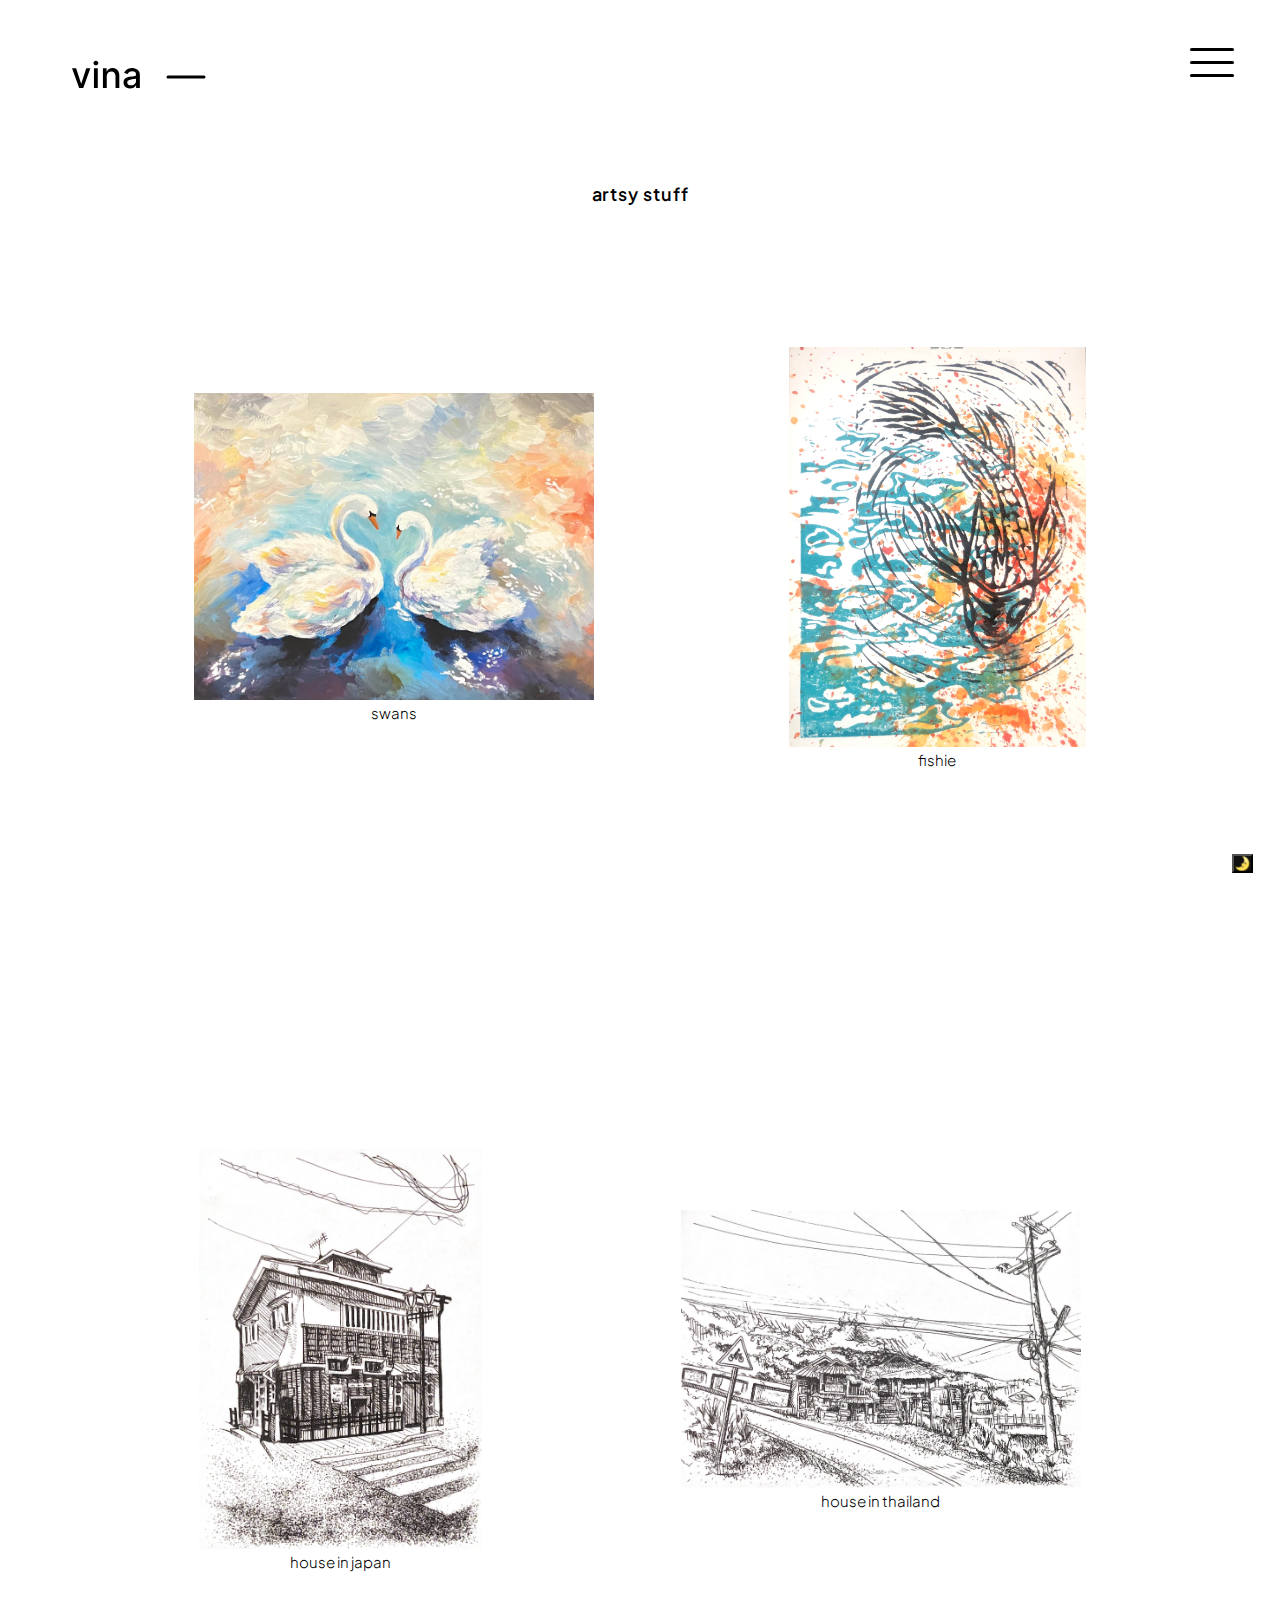
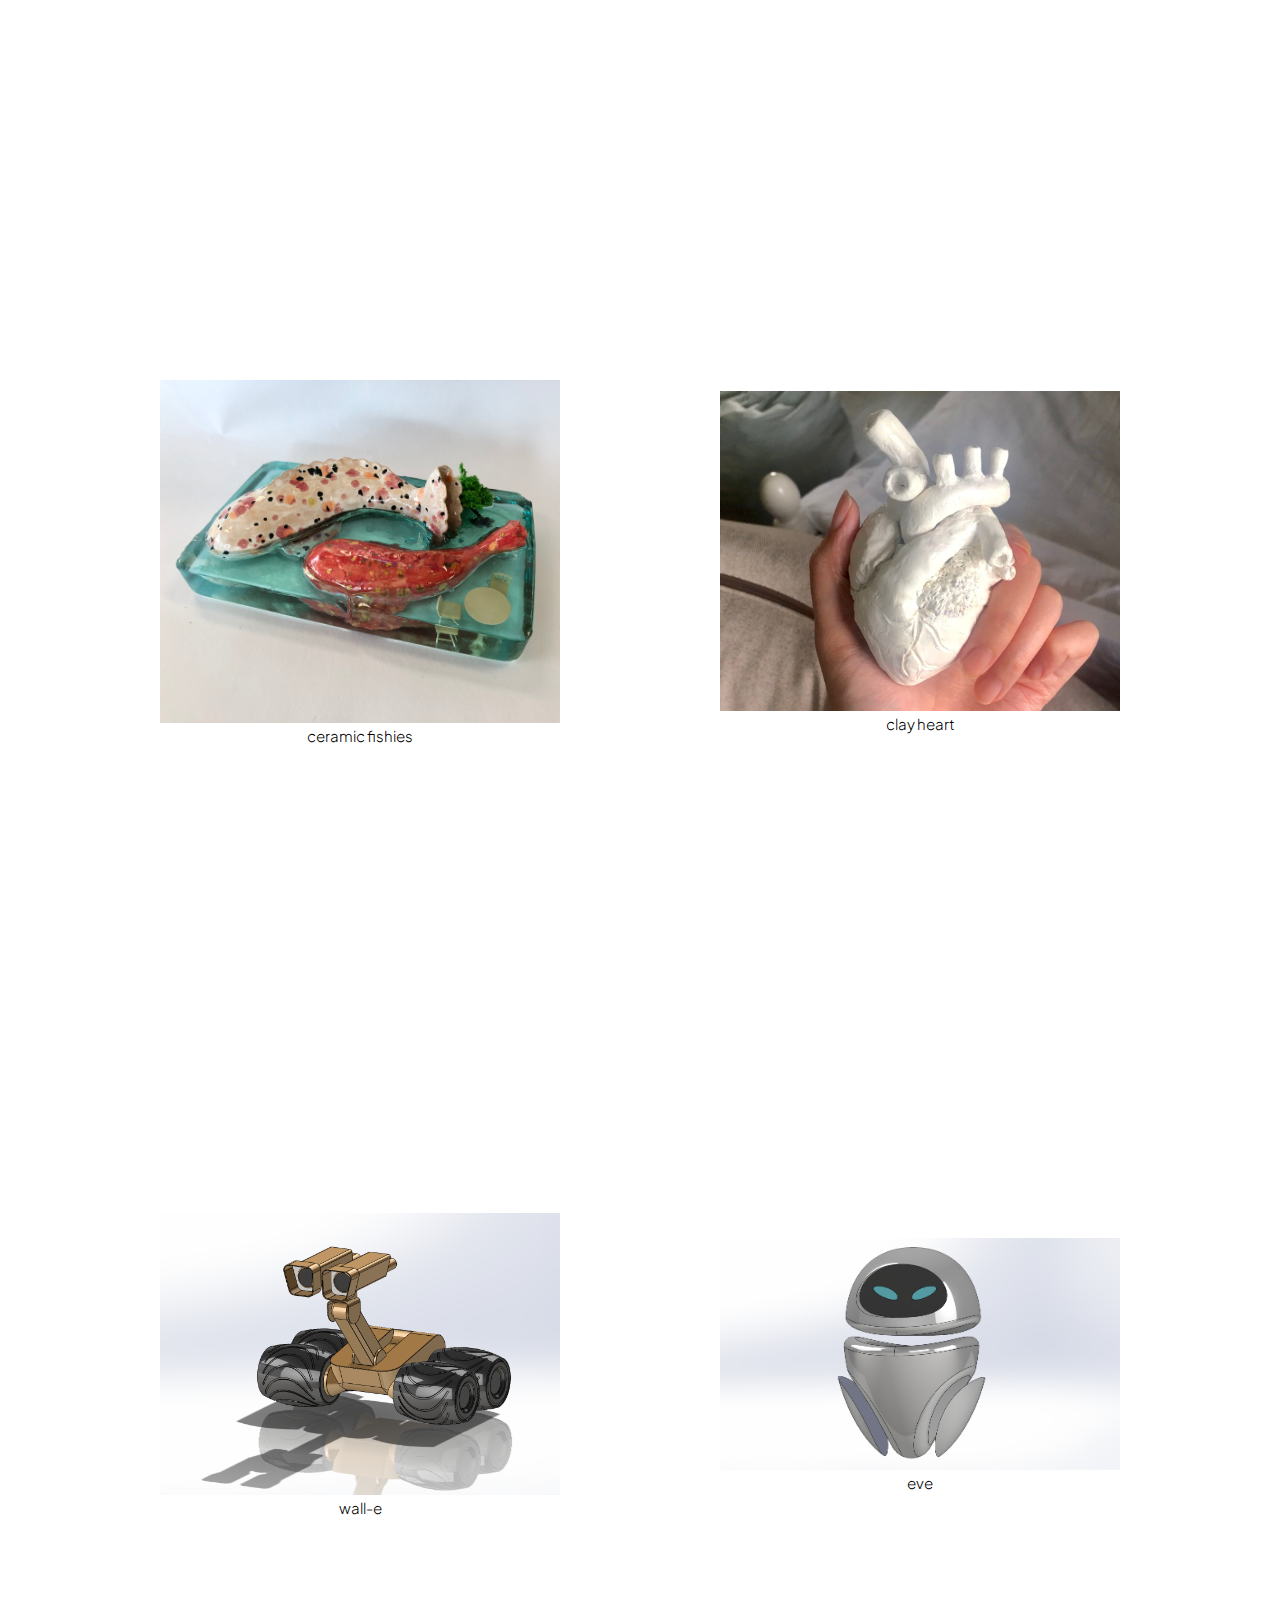
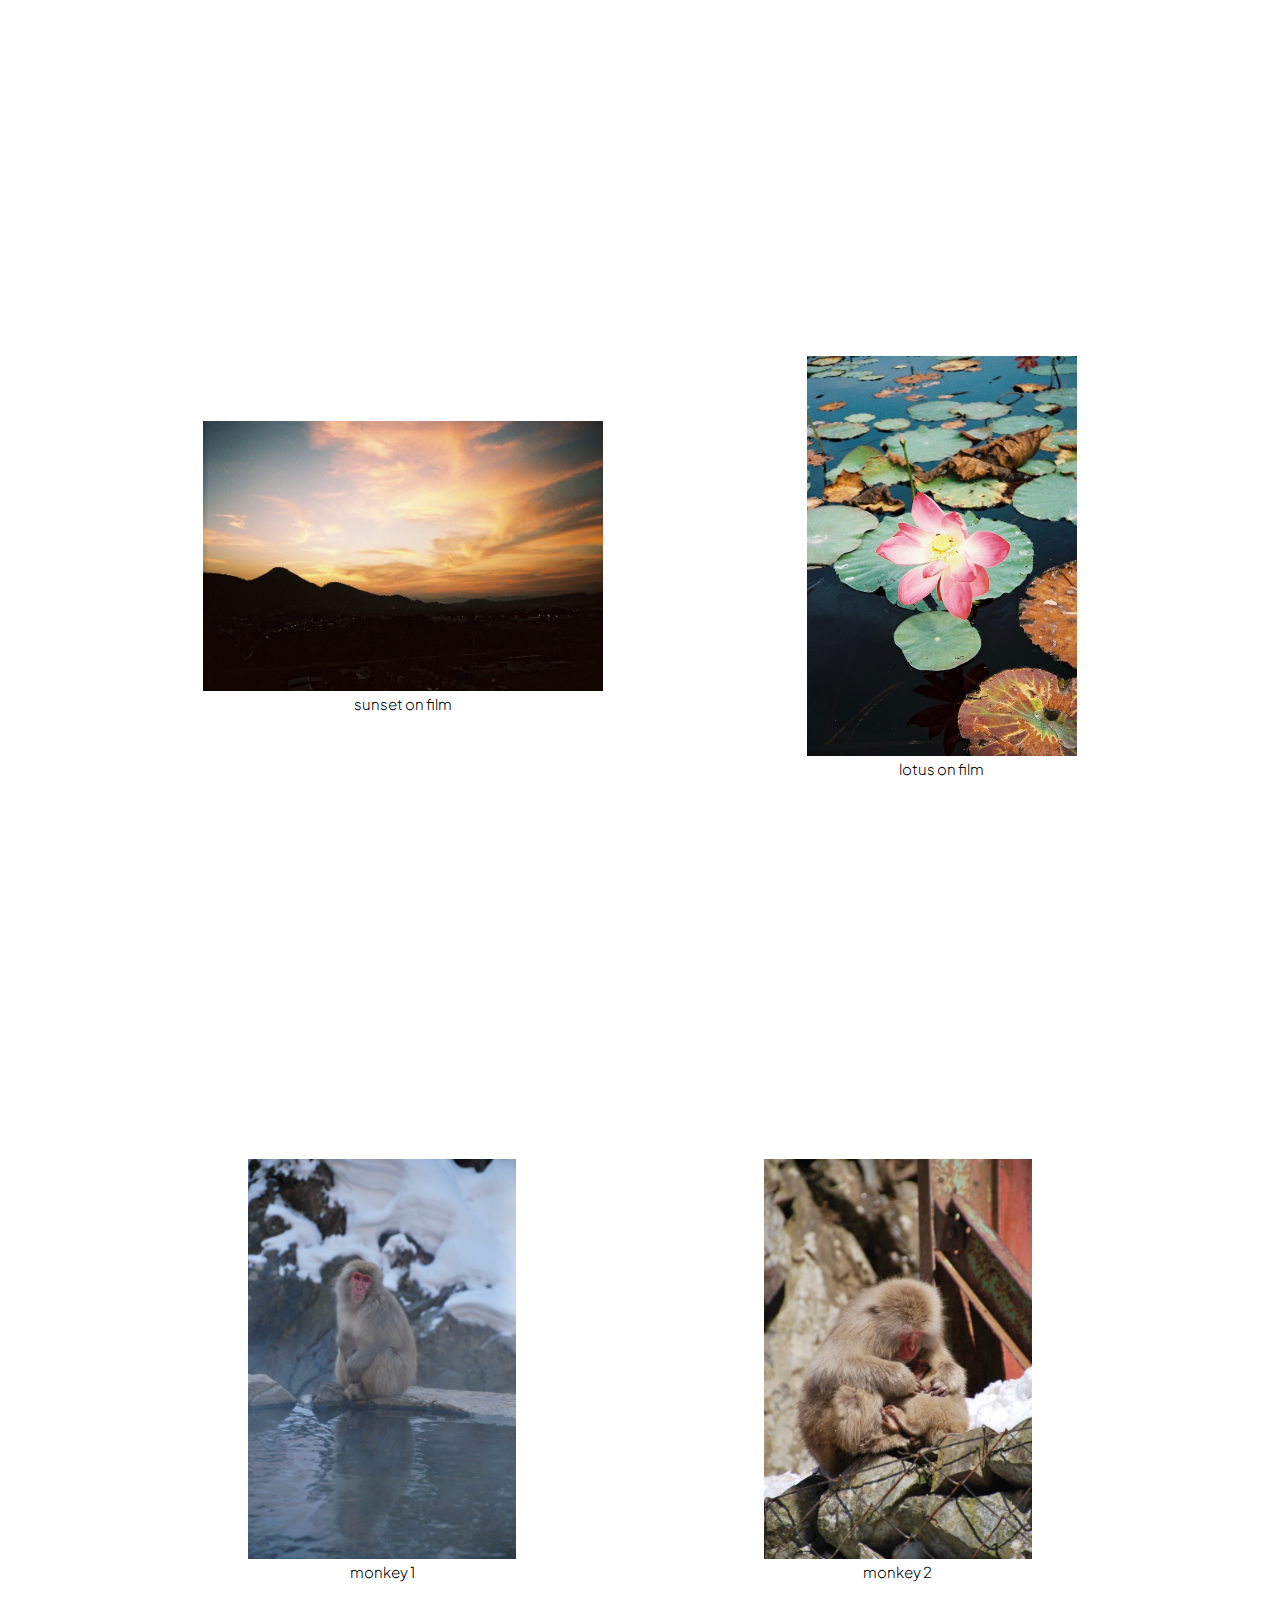
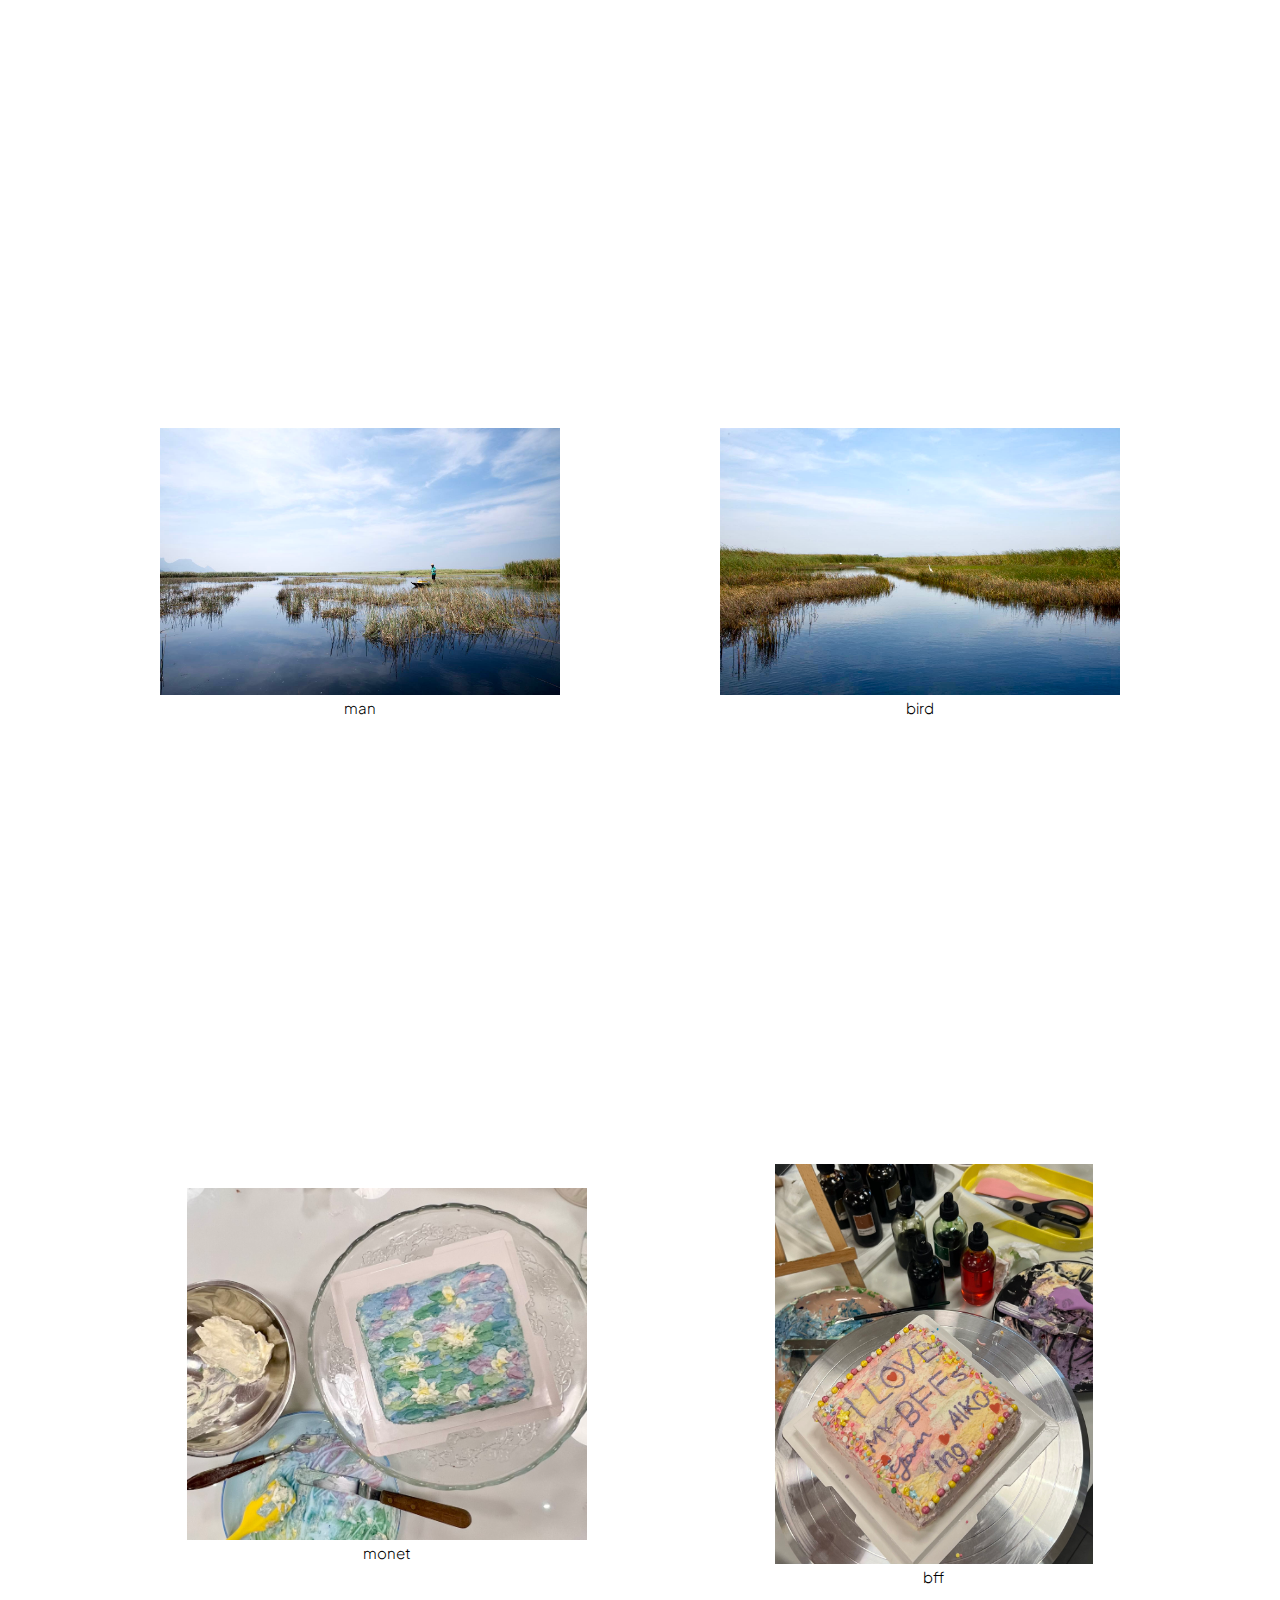
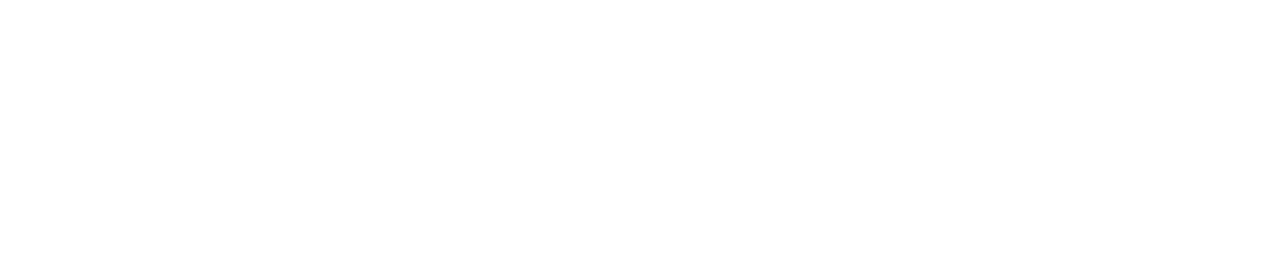
<file: art.html>
<!DOCTYPE html>
<html lang="en">
<head>
    <meta charset="UTF-8">
    <meta http-equiv="X-UA-Compatible" content="IE=edge">
    <meta name="viewport" content="width=device-width, initial-scale=1.0">
    <title>artsy stuff</title>

    <!--links-->
    <link rel="stylesheet" href="style.css">
    <script src="main.js"></script>

    <!--unicons-->
    <link rel="stylesheet" href="https://unicons.iconscout.com/release/v4.0.0/css/line.css"> 

</head>
<body>
  
  <header class="header" id="header">
      <nav class="nav__container">

        <div class="logo_burger">
          <a href="index.html" class="nav__logo">
            <svg width="134" height="29" viewBox="0 0 134 29" fill="none" xmlns="http://www.w3.org/2000/svg">
              <path d="M18.3679 8.36364L11.2472 28H7.15625L0.0227273 8.36364H4.12642L9.09943 23.4744H9.30398L14.2642 8.36364H18.3679ZM21.9602 28V8.36364H25.7827V28H21.9602ZM23.8906 5.33381C23.2259 5.33381 22.6548 5.11221 22.1776 4.66903C21.7088 4.21733 21.4744 3.6804 21.4744 3.05824C21.4744 2.42756 21.7088 1.89062 22.1776 1.44744C22.6548 0.995738 23.2259 0.769886 23.8906 0.769886C24.5554 0.769886 25.1222 0.995738 25.5909 1.44744C26.0682 1.89062 26.3068 2.42756 26.3068 3.05824C26.3068 3.6804 26.0682 4.21733 25.5909 4.66903C25.1222 5.11221 24.5554 5.33381 23.8906 5.33381ZM34.7475 16.3409V28H30.9251V8.36364H34.5941V11.5597H34.837C35.2887 10.5199 35.9961 9.68466 36.9592 9.05398C37.9308 8.4233 39.1538 8.10795 40.6282 8.10795C41.9663 8.10795 43.1381 8.3892 44.1438 8.9517C45.1495 9.50568 45.9293 10.3324 46.4833 11.4318C47.0373 12.5312 47.3143 13.8906 47.3143 15.5099V28H43.4918V15.9702C43.4918 14.5469 43.1211 13.4347 42.3796 12.6335C41.6381 11.8239 40.6197 11.419 39.3242 11.419C38.4379 11.419 37.6495 11.6108 36.9592 11.9943C36.2773 12.3778 35.7362 12.9403 35.3356 13.6818C34.9435 14.4148 34.7475 15.3011 34.7475 16.3409ZM58.1552 28.4347C56.9109 28.4347 55.7859 28.2045 54.7802 27.7443C53.7745 27.2756 52.9776 26.598 52.3896 25.7116C51.81 24.8253 51.5202 23.7386 51.5202 22.4517C51.5202 21.3437 51.7333 20.4318 52.1594 19.7159C52.5856 19 53.1609 18.4332 53.8853 18.0156C54.6097 17.598 55.4194 17.2827 56.3143 17.0696C57.2092 16.8565 58.1211 16.6946 59.0501 16.5838C60.2262 16.4474 61.1808 16.3366 61.9137 16.2514C62.6467 16.1577 63.1793 16.0085 63.5117 15.804C63.8441 15.5994 64.0103 15.267 64.0103 14.8068V14.7173C64.0103 13.6009 63.695 12.7358 63.0643 12.1222C62.4421 11.5085 61.5131 11.2017 60.2773 11.2017C58.9904 11.2017 57.9762 11.4872 57.2347 12.0582C56.5018 12.6207 55.9947 13.2472 55.7134 13.9375L52.1211 13.1193C52.5472 11.9261 53.1694 10.9631 53.9876 10.2301C54.8143 9.48864 55.7646 8.9517 56.8384 8.61932C57.9123 8.27841 59.0415 8.10795 60.2262 8.10795C61.0103 8.10795 61.8413 8.2017 62.7191 8.3892C63.6055 8.56818 64.4322 8.90057 65.1992 9.38636C65.9748 9.87216 66.6097 10.5668 67.104 11.4702C67.5984 12.3651 67.8455 13.5284 67.8455 14.9602V28H64.1126V25.3153H63.9592C63.712 25.8097 63.3413 26.2955 62.8469 26.7727C62.3526 27.25 61.7177 27.6463 60.9421 27.9616C60.1665 28.277 59.2376 28.4347 58.1552 28.4347ZM58.9862 25.3665C60.043 25.3665 60.9464 25.1577 61.6964 24.7401C62.4549 24.3224 63.0302 23.777 63.4222 23.1037C63.8228 22.4219 64.0231 21.6932 64.0231 20.9176V18.3864C63.8867 18.5227 63.6225 18.6506 63.2305 18.7699C62.8469 18.8807 62.408 18.9787 61.9137 19.0639C61.4194 19.1406 60.9379 19.2131 60.4691 19.2812C60.0004 19.3409 59.6083 19.392 59.293 19.4347C58.5515 19.5284 57.8739 19.6861 57.2603 19.9077C56.6552 20.1293 56.1694 20.4489 55.8029 20.8665C55.445 21.2756 55.266 21.821 55.266 22.5028C55.266 23.4489 55.6154 24.1648 56.3143 24.6506C57.0131 25.1278 57.9038 25.3665 58.9862 25.3665Z" fill="black"/>
              <path d="M96 17H132" stroke="black" stroke-width="3" stroke-linecap="round" stroke-linejoin="round"/>
              </svg>              
          </a>


  <body id="body" class="light-mode">
    <button type="button" name="dark_light" onclick="toggleDarkLight()" title="Toggle dark/light mode">🌛</button>
  </body>
  


    <nav role="navigation">
        <div id="menuToggle">
          <input type="checkbox" />
          <span></span>
          <span></span>
          <span></span>
          <ul id="menu">
            <a href="cc.html"><li>client projects</li></a>
            <a href="pp.html"><li>passion projects</li></a>
            <a href="art.html"><li>artsy stuff</li></a>
            <a href="about_me.html" class="me"><li>about me</li></a>
          </ul>
        </div>
      </nav>
        </div>
      </nav>

          <h2>
            artsy stuff
          </h2>
  </header>


  <div class="art__content">
  <div class="panel" data-color="white">
    <a id="artblock">
      <img src="img_art/swan.jpg">
      <div>swans</div>
    </a>
    <a id="artblock">
      <img src="img_art/fishie.jpg">
      <div>fishie</div>
    </a>
  </div>
  <div class="panel" data-color="yellow">
    <a id="artblock">
      <img src="img_art/japanhouse.jpg">
      <div>house in japan</div>
    </a>
    <a id="artblock">
      <img src="img_art/thaihouse.jpg">
      <div>house in thailand</div>
    </a>
  </div>
  <div class="panel" data-color="orange">
    <a id="artblock">
      <img src="img_art/fishie ceramic.jpg">
      <div>ceramic fishies</div>
    </a>
    <a id="artblock">
      <img src="img_art/heart.jpg">
      <div>clay heart</div>
    </a>
  </div>
  <div class="panel" data-color="red">
    <a id="artblock">
      <img src="img_art/wallecolored_final.PNG">
      <div>wall-e</div>
    </a>
    <a id="artblock">
      <img src="img_art/evecolored_pic.PNG">
      <div>eve</div>
    </a>
  </div>
  <div class="panel" data-color="hotpink">
    <a id="artblock">
      <img src="img_art/sunset.JPG">
      <div>sunset on film</div>
    </a>
    <a id="artblock">
      <img src="img_art/lotus.jpg">
      <div>lotus on film</div>
    </a>
  </div>
  <div class="panel" data-color="violet">
    <a id="artblock">
      <img src="img_art/mokey1.jpeg">
      <div>monkey 1</div>
    </a>
    <a id="artblock">
      <img src="img_art/mokey2.jpeg">
      <div>monkey 2</div>
    </a>
  </div>
  <div class="panel" data-color="indigo">
    <a id="artblock">
      <img src="img_art/man.jpg">
      <div>man</div>
    </a>
    <a id="artblock">
      <img src="img_art/bird.jpg">
      <div>bird</div>
    </a>
  </div>
  <div class="panel" data-color="blue">
    <a id="artblock">
      <img src="img_art/cake1.jpg">
      <div>monet</div>
    </a>
    <a id="artblock">
      <img src="img_art/cake2.jpg">
      <div>bff</div>
    </a>
  </div>
  </div>
  

</body>
</html>
</file>
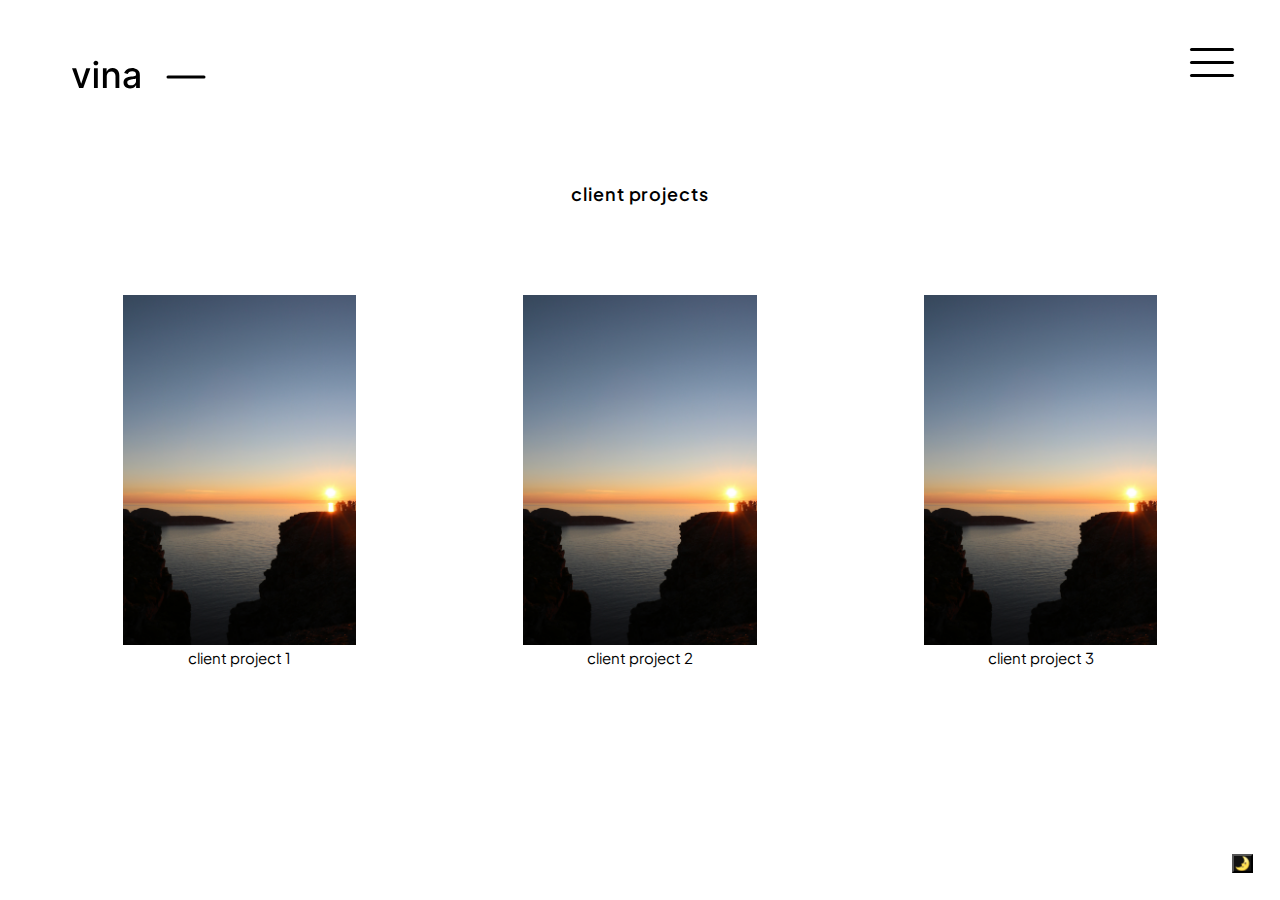
<file: cc.html>
<!DOCTYPE html>
<html lang="en">
<head>
    <meta charset="UTF-8">
    <meta http-equiv="X-UA-Compatible" content="IE=edge">
    <meta name="viewport" content="width=device-width, initial-scale=1.0">
    <title>client projects</title>

    <!--links-->
    <link rel="stylesheet" href="style.css">
    <script src="main.js"></script>

    <!--unicons-->
    <link rel="stylesheet" href="https://unicons.iconscout.com/release/v4.0.0/css/line.css"> 

</head>
<body>
  <header class="header" id="header">
      <nav class="nav__container">

        <div class="logo_burger">
          <a href="index.html" class="nav__logo">
            <svg width="134" height="29" viewBox="0 0 134 29" fill="none" xmlns="http://www.w3.org/2000/svg">
              <path d="M18.3679 8.36364L11.2472 28H7.15625L0.0227273 8.36364H4.12642L9.09943 23.4744H9.30398L14.2642 8.36364H18.3679ZM21.9602 28V8.36364H25.7827V28H21.9602ZM23.8906 5.33381C23.2259 5.33381 22.6548 5.11221 22.1776 4.66903C21.7088 4.21733 21.4744 3.6804 21.4744 3.05824C21.4744 2.42756 21.7088 1.89062 22.1776 1.44744C22.6548 0.995738 23.2259 0.769886 23.8906 0.769886C24.5554 0.769886 25.1222 0.995738 25.5909 1.44744C26.0682 1.89062 26.3068 2.42756 26.3068 3.05824C26.3068 3.6804 26.0682 4.21733 25.5909 4.66903C25.1222 5.11221 24.5554 5.33381 23.8906 5.33381ZM34.7475 16.3409V28H30.9251V8.36364H34.5941V11.5597H34.837C35.2887 10.5199 35.9961 9.68466 36.9592 9.05398C37.9308 8.4233 39.1538 8.10795 40.6282 8.10795C41.9663 8.10795 43.1381 8.3892 44.1438 8.9517C45.1495 9.50568 45.9293 10.3324 46.4833 11.4318C47.0373 12.5312 47.3143 13.8906 47.3143 15.5099V28H43.4918V15.9702C43.4918 14.5469 43.1211 13.4347 42.3796 12.6335C41.6381 11.8239 40.6197 11.419 39.3242 11.419C38.4379 11.419 37.6495 11.6108 36.9592 11.9943C36.2773 12.3778 35.7362 12.9403 35.3356 13.6818C34.9435 14.4148 34.7475 15.3011 34.7475 16.3409ZM58.1552 28.4347C56.9109 28.4347 55.7859 28.2045 54.7802 27.7443C53.7745 27.2756 52.9776 26.598 52.3896 25.7116C51.81 24.8253 51.5202 23.7386 51.5202 22.4517C51.5202 21.3437 51.7333 20.4318 52.1594 19.7159C52.5856 19 53.1609 18.4332 53.8853 18.0156C54.6097 17.598 55.4194 17.2827 56.3143 17.0696C57.2092 16.8565 58.1211 16.6946 59.0501 16.5838C60.2262 16.4474 61.1808 16.3366 61.9137 16.2514C62.6467 16.1577 63.1793 16.0085 63.5117 15.804C63.8441 15.5994 64.0103 15.267 64.0103 14.8068V14.7173C64.0103 13.6009 63.695 12.7358 63.0643 12.1222C62.4421 11.5085 61.5131 11.2017 60.2773 11.2017C58.9904 11.2017 57.9762 11.4872 57.2347 12.0582C56.5018 12.6207 55.9947 13.2472 55.7134 13.9375L52.1211 13.1193C52.5472 11.9261 53.1694 10.9631 53.9876 10.2301C54.8143 9.48864 55.7646 8.9517 56.8384 8.61932C57.9123 8.27841 59.0415 8.10795 60.2262 8.10795C61.0103 8.10795 61.8413 8.2017 62.7191 8.3892C63.6055 8.56818 64.4322 8.90057 65.1992 9.38636C65.9748 9.87216 66.6097 10.5668 67.104 11.4702C67.5984 12.3651 67.8455 13.5284 67.8455 14.9602V28H64.1126V25.3153H63.9592C63.712 25.8097 63.3413 26.2955 62.8469 26.7727C62.3526 27.25 61.7177 27.6463 60.9421 27.9616C60.1665 28.277 59.2376 28.4347 58.1552 28.4347ZM58.9862 25.3665C60.043 25.3665 60.9464 25.1577 61.6964 24.7401C62.4549 24.3224 63.0302 23.777 63.4222 23.1037C63.8228 22.4219 64.0231 21.6932 64.0231 20.9176V18.3864C63.8867 18.5227 63.6225 18.6506 63.2305 18.7699C62.8469 18.8807 62.408 18.9787 61.9137 19.0639C61.4194 19.1406 60.9379 19.2131 60.4691 19.2812C60.0004 19.3409 59.6083 19.392 59.293 19.4347C58.5515 19.5284 57.8739 19.6861 57.2603 19.9077C56.6552 20.1293 56.1694 20.4489 55.8029 20.8665C55.445 21.2756 55.266 21.821 55.266 22.5028C55.266 23.4489 55.6154 24.1648 56.3143 24.6506C57.0131 25.1278 57.9038 25.3665 58.9862 25.3665Z" fill="black"/>
              <path d="M96 17H132" stroke="black" stroke-width="3" stroke-linecap="round" stroke-linejoin="round"/>
              </svg>              
          </a>

    <nav role="navigation">
        <div id="menuToggle">
          <input type="checkbox" />
          <span></span>
          <span></span>
          <span></span>
          <ul id="menu">
            <a href="cc.html"><li>client projects</li></a>
            <a href="pp.html"><li>passion projects</li></a>
            <a href="art.html"><li>artsy stuff</li></a>
            <a href="about_me.html" class="me"><li>about me</li></a>
          </ul>
        </div>
      </nav>
        </div>
      </nav>

          <h2>
            client projects
          </h2>

        </header>  
        
        <div class="cc__content">
            <li id="ccblock">
              <a href="cc1.html">
              <img src="img_home/2.JPG">
              <div>client project 1</div>
            </a>
            </li>

            <li id="ccblock">
              <a href="cc2.html">
              <img src="img_home/2.JPG">
              <div>client project 2</div>
            </a>
            </li>

            <li id="ccblock">
              <a href="cc3.html">
              <img src="img_home/2.JPG">
              <div>client project 3</div>
            </a>
            </li>

            <body id="body" class="light-mode">
              <button type="button" name="dark_light" onclick="toggleDarkLight()" title="Toggle dark/light mode">🌛</button>
            </body>
</body>
</html>
</file>
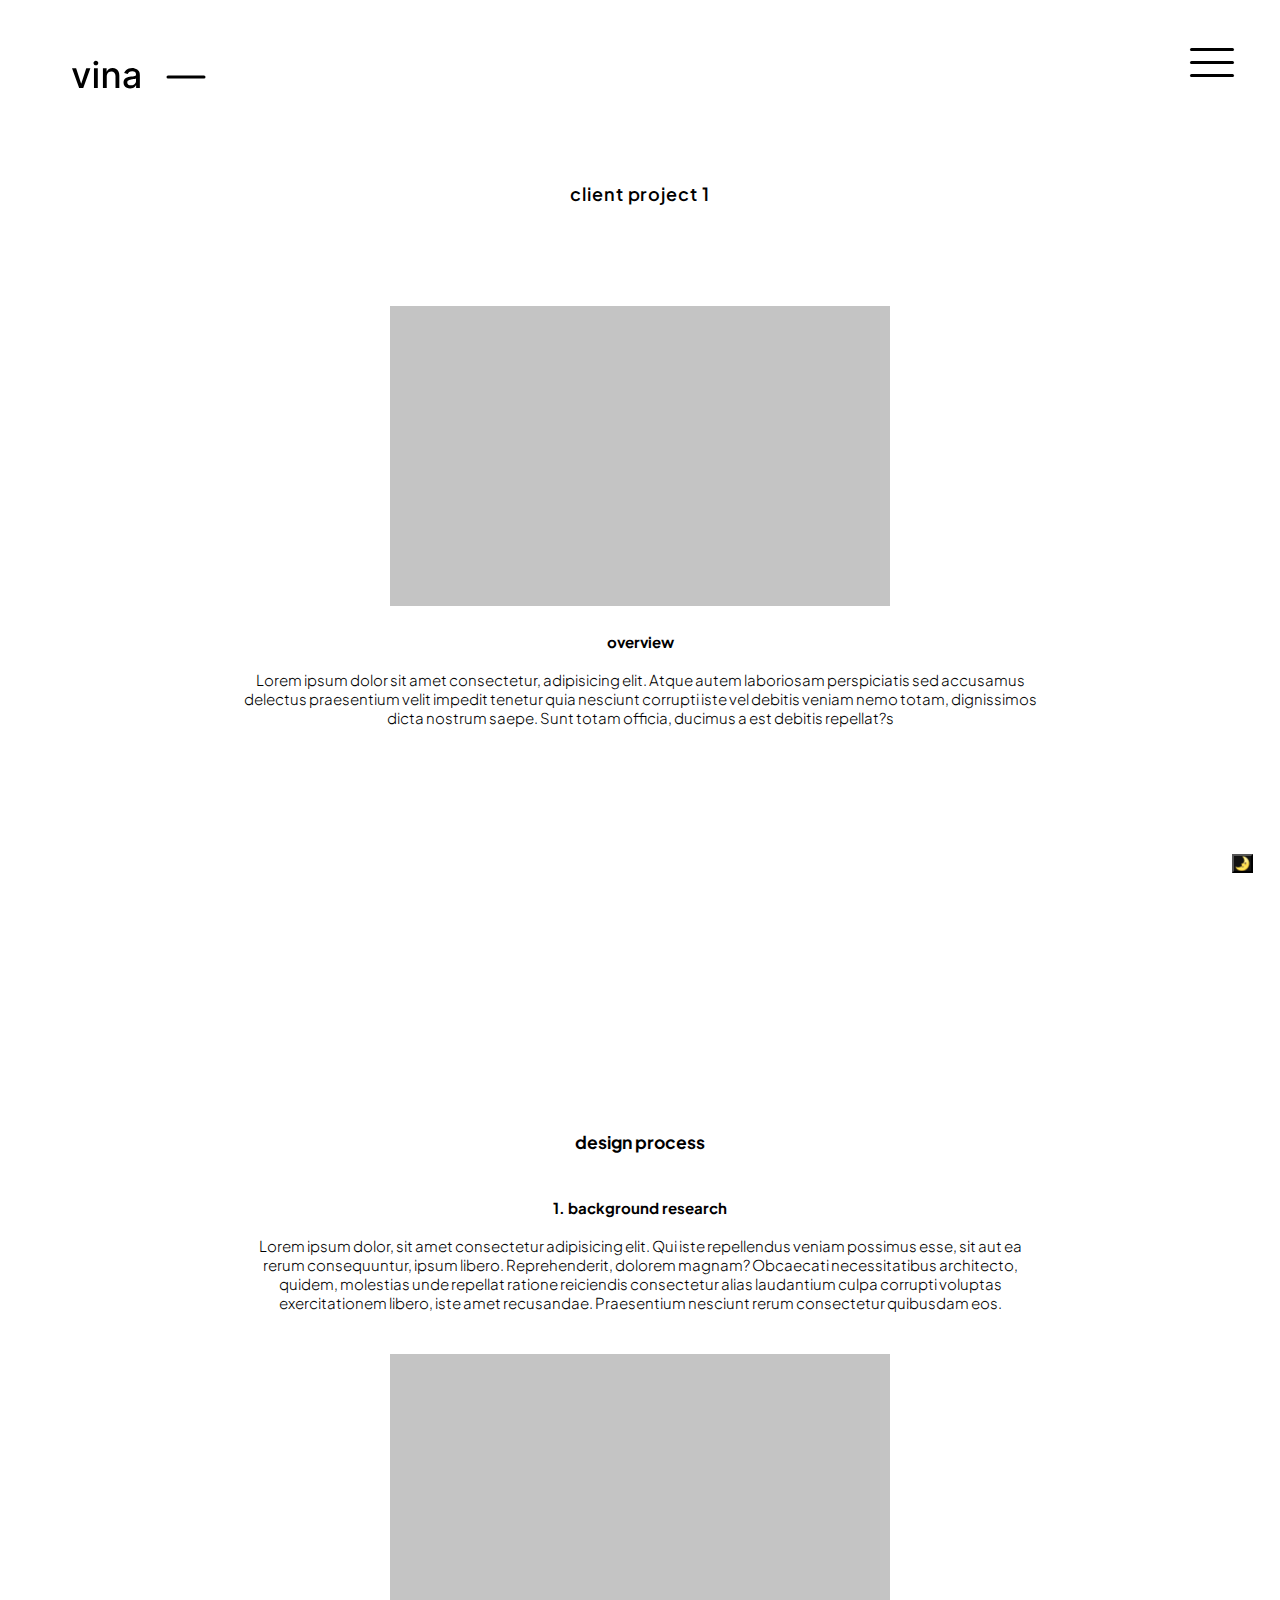
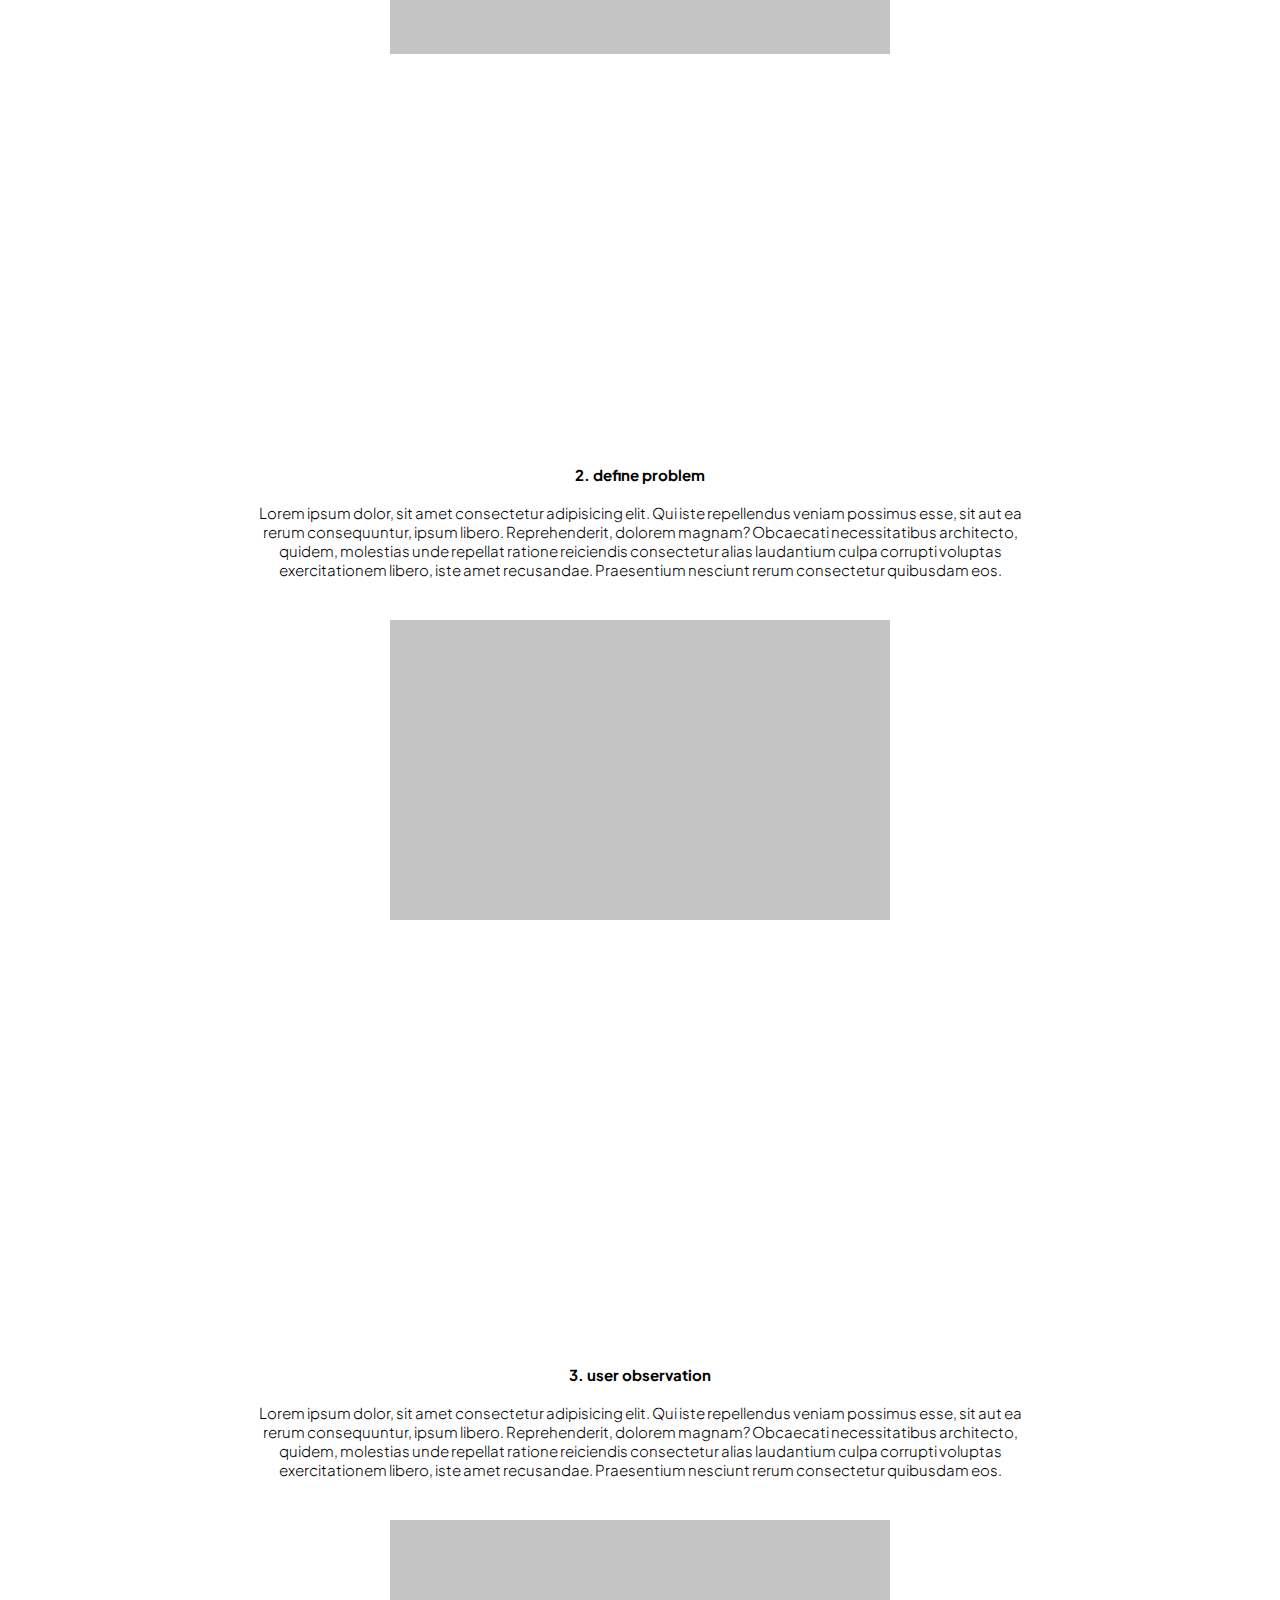
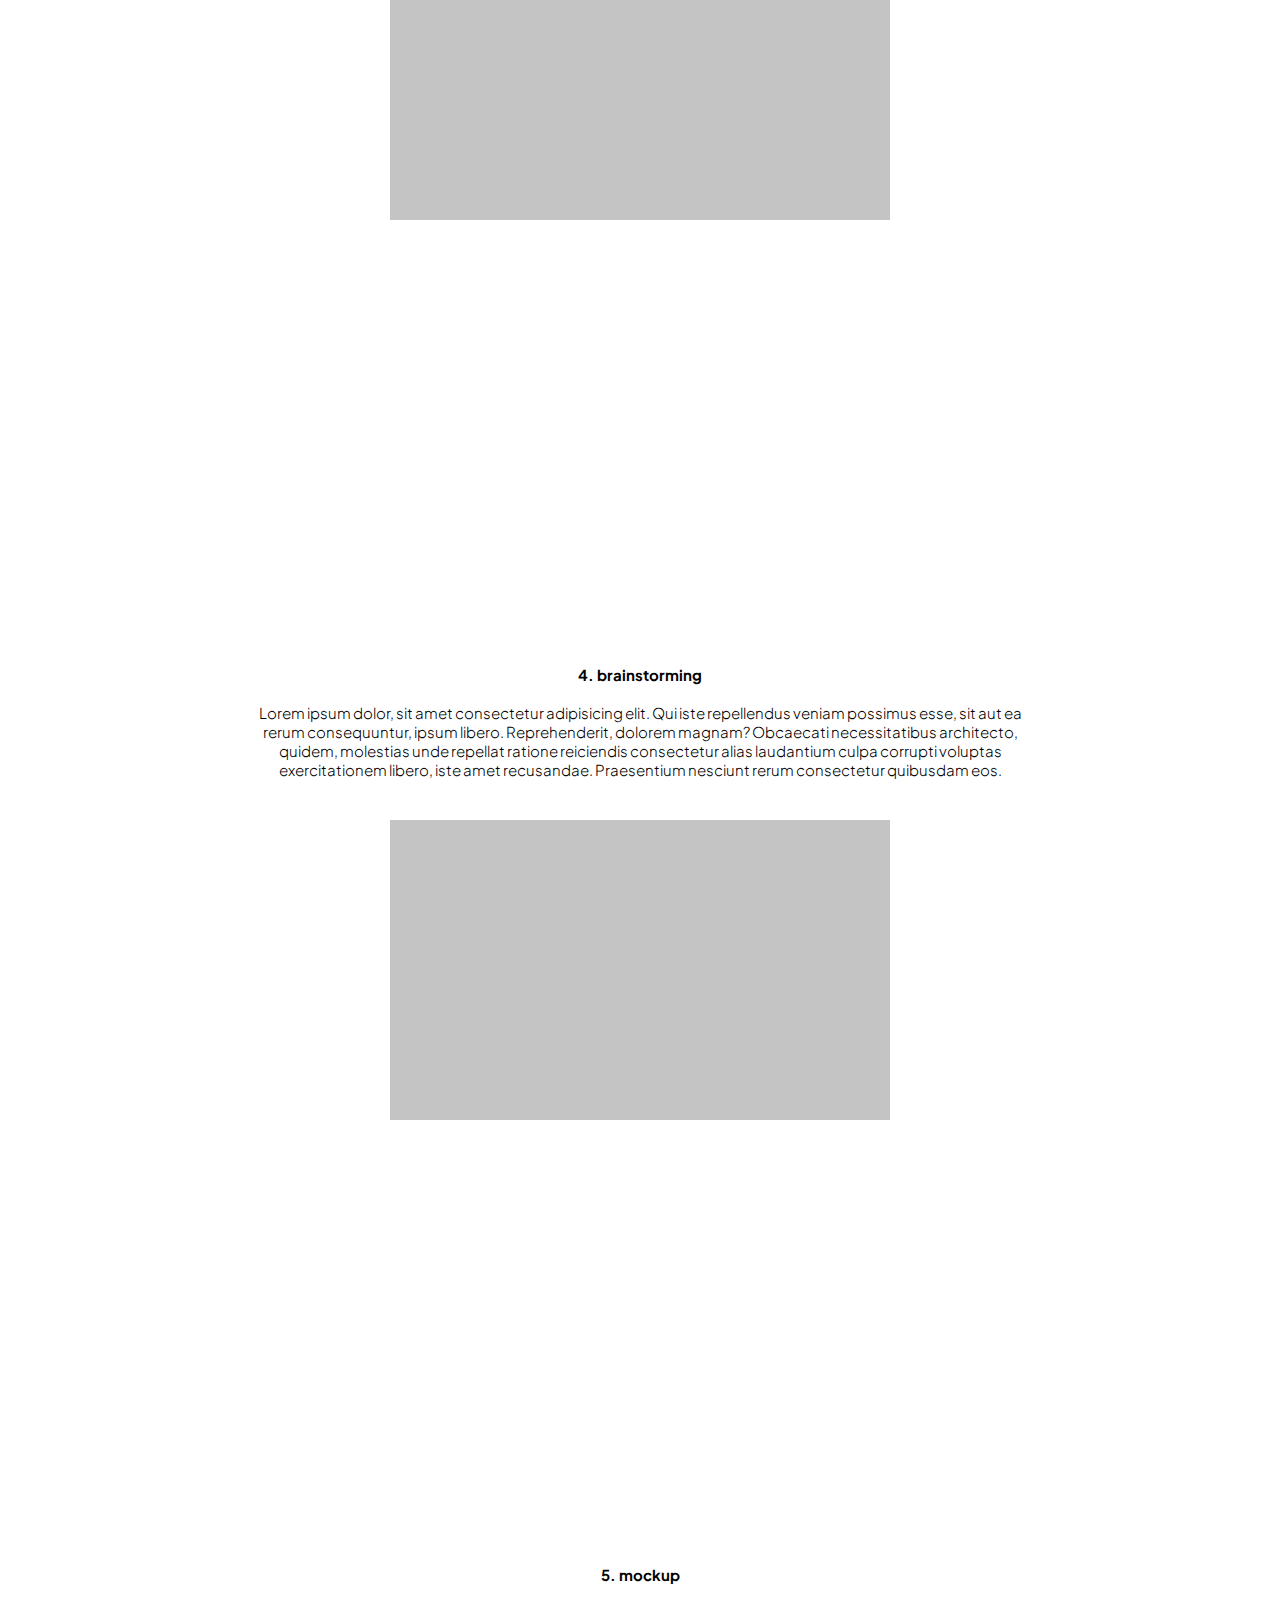
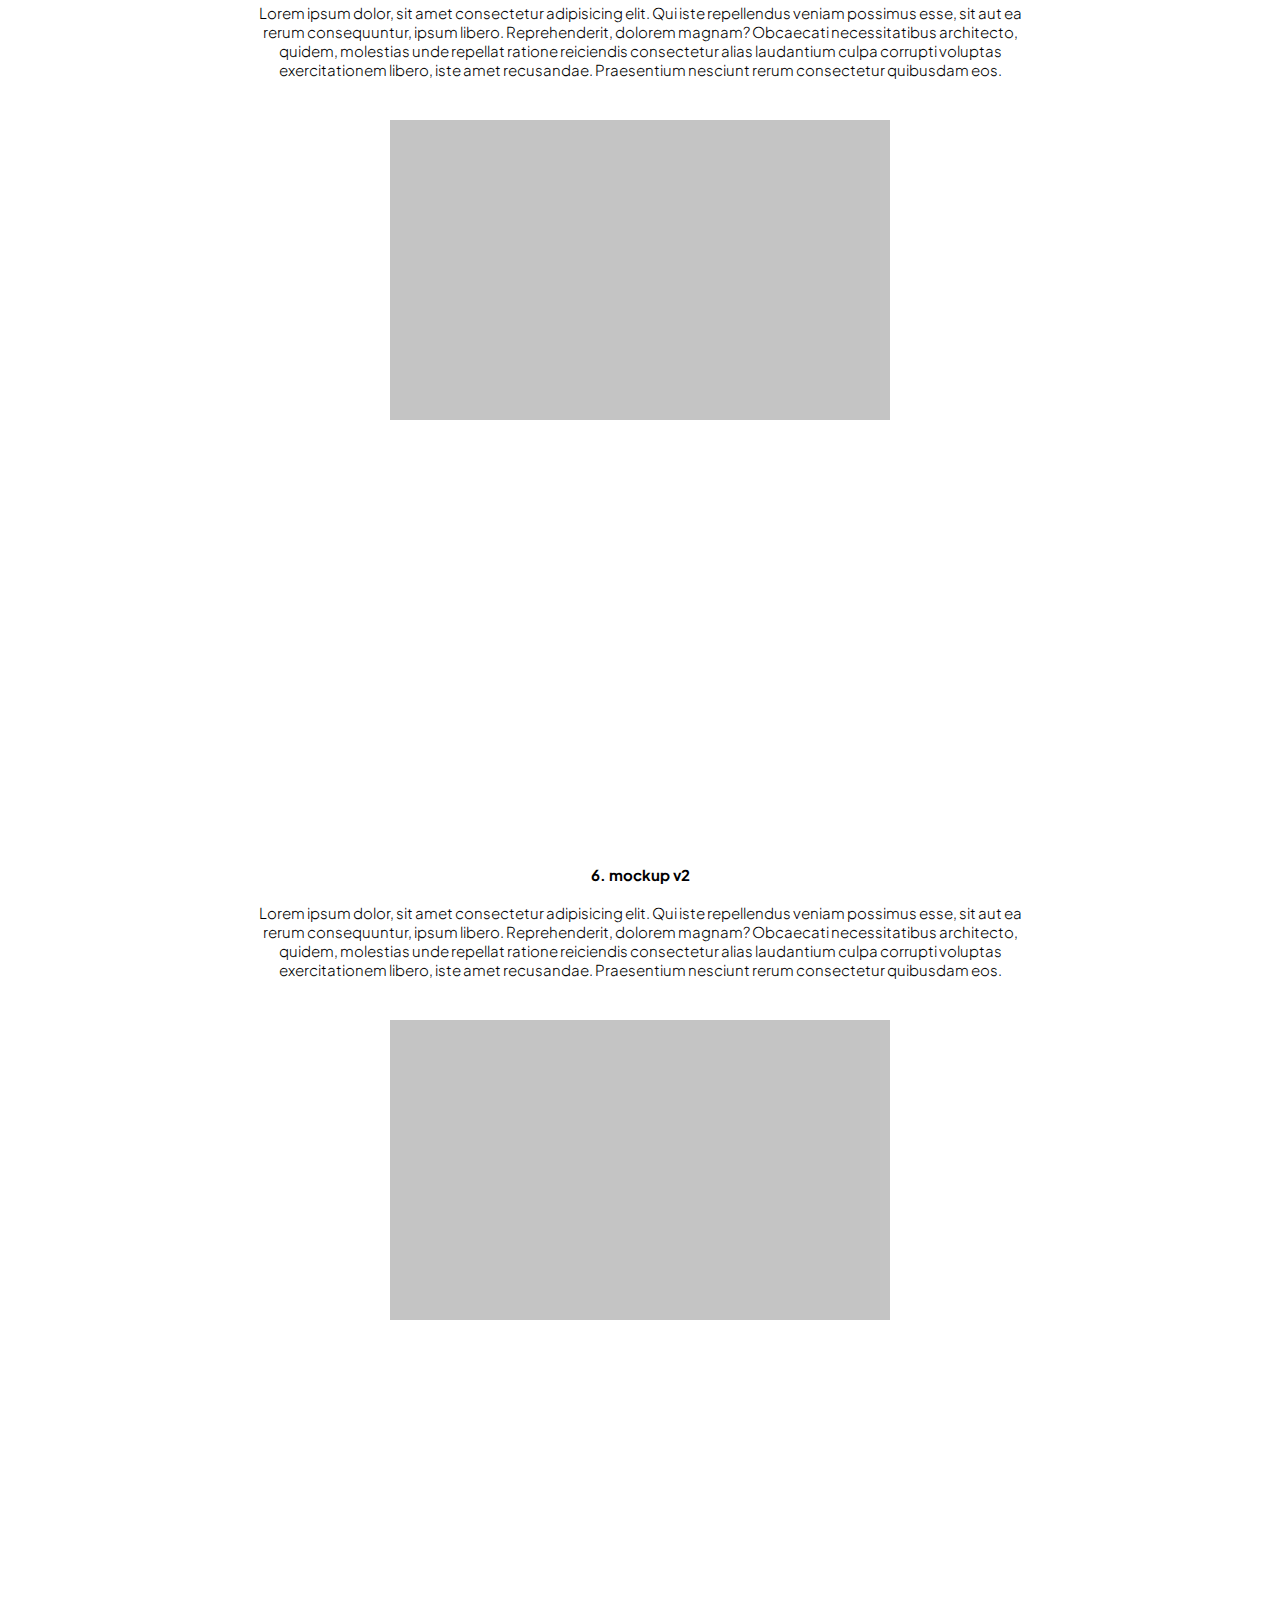
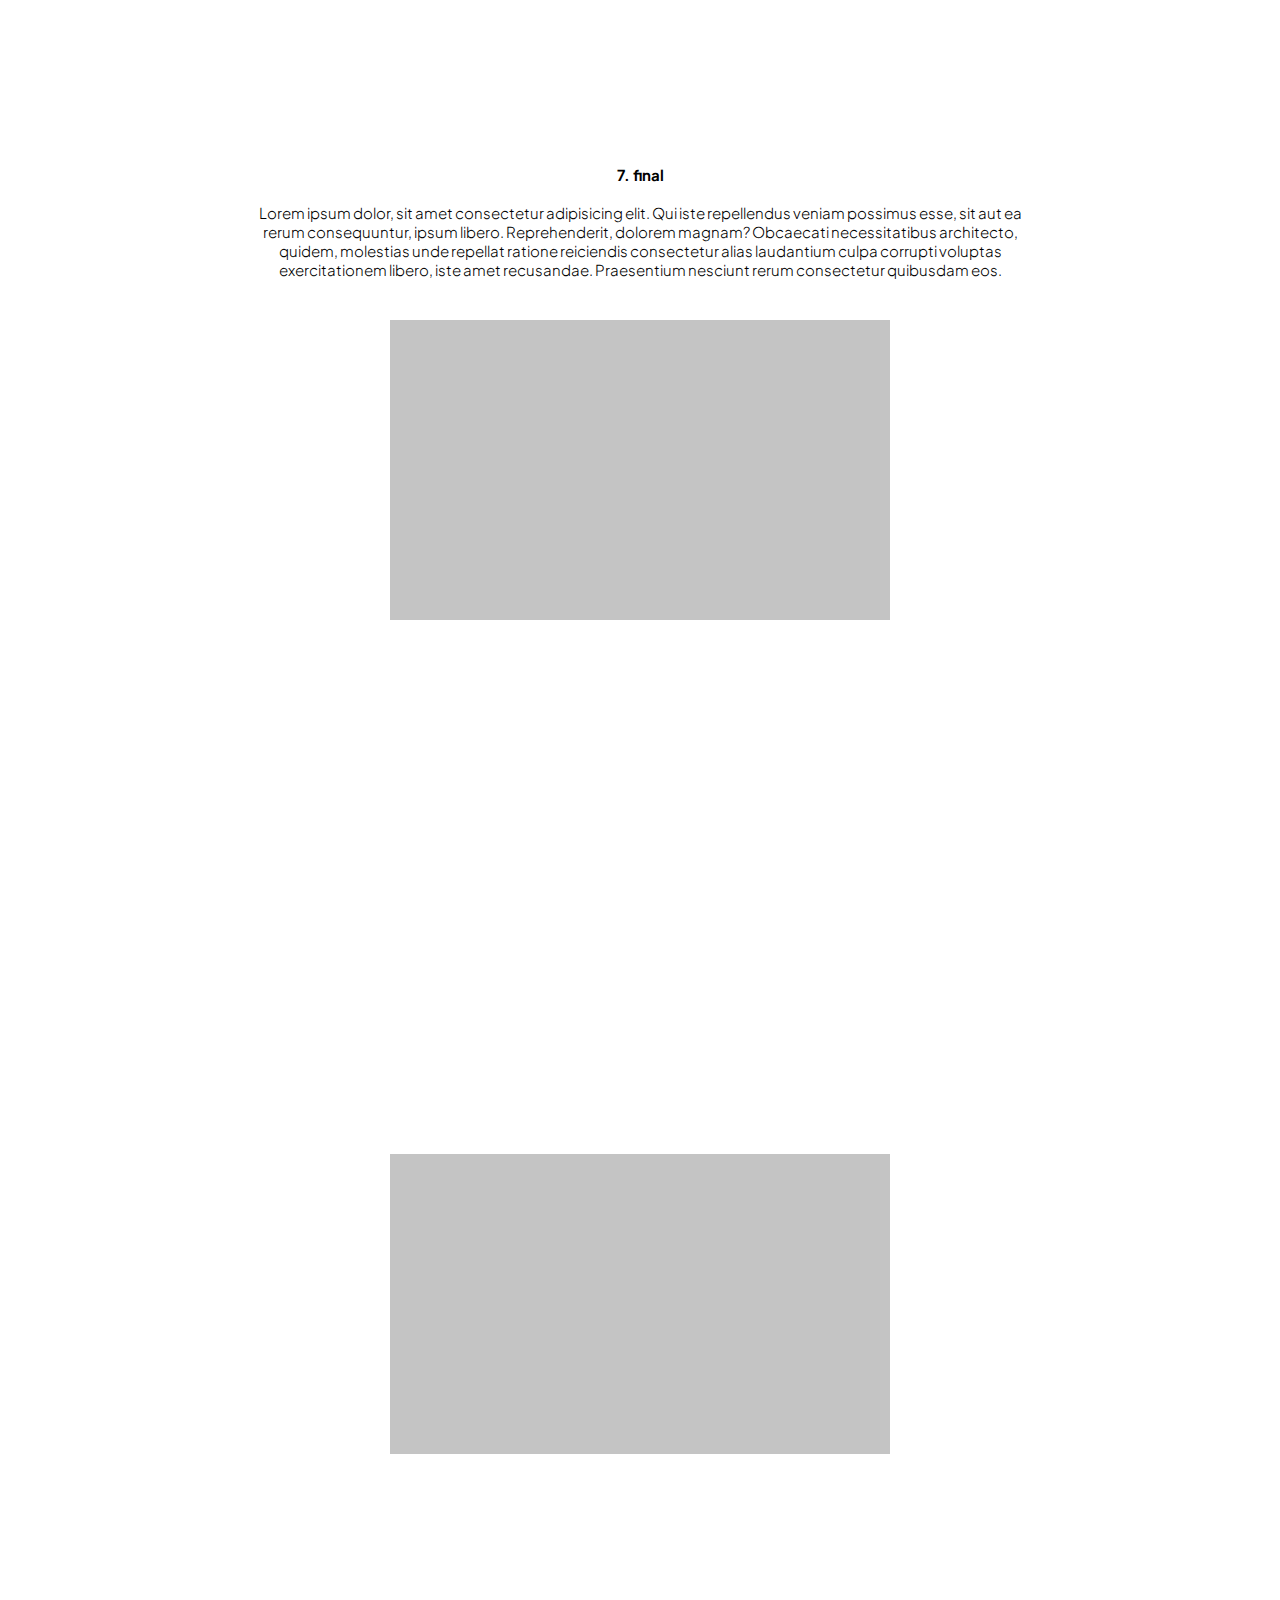
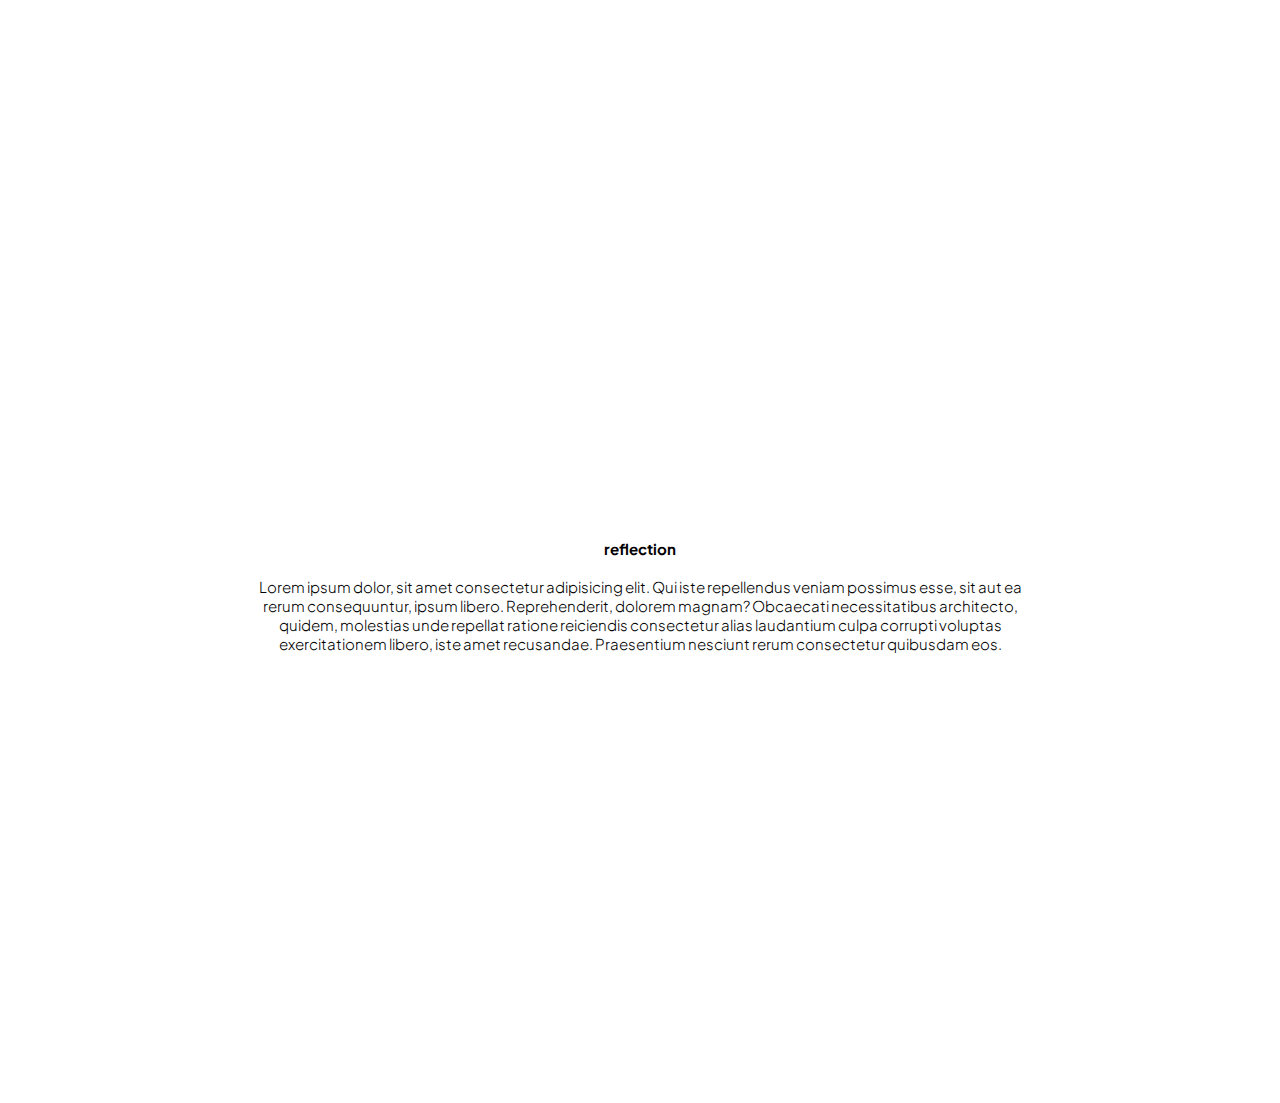
<file: cc1.html>
<!DOCTYPE html>
<html lang="en">
<head>
    <meta charset="UTF-8">
    <meta http-equiv="X-UA-Compatible" content="IE=edge">
    <meta name="viewport" content="width=device-width, initial-scale=1.0">
    <title>passion projects</title>

    <!--links-->
    <link rel="stylesheet" href="style.css">
    <script src="main.js"></script>

    <!--unicons-->
    <link rel="stylesheet" href="https://unicons.iconscout.com/release/v4.0.0/css/line.css"> 

</head>
<body>
  <header class="header" id="header">
      <nav class="nav__container">

        <div class="logo_burger">
          <a href="index.html" class="nav__logo">
            <svg width="134" height="29" viewBox="0 0 134 29" fill="none" xmlns="http://www.w3.org/2000/svg">
              <path d="M18.3679 8.36364L11.2472 28H7.15625L0.0227273 8.36364H4.12642L9.09943 23.4744H9.30398L14.2642 8.36364H18.3679ZM21.9602 28V8.36364H25.7827V28H21.9602ZM23.8906 5.33381C23.2259 5.33381 22.6548 5.11221 22.1776 4.66903C21.7088 4.21733 21.4744 3.6804 21.4744 3.05824C21.4744 2.42756 21.7088 1.89062 22.1776 1.44744C22.6548 0.995738 23.2259 0.769886 23.8906 0.769886C24.5554 0.769886 25.1222 0.995738 25.5909 1.44744C26.0682 1.89062 26.3068 2.42756 26.3068 3.05824C26.3068 3.6804 26.0682 4.21733 25.5909 4.66903C25.1222 5.11221 24.5554 5.33381 23.8906 5.33381ZM34.7475 16.3409V28H30.9251V8.36364H34.5941V11.5597H34.837C35.2887 10.5199 35.9961 9.68466 36.9592 9.05398C37.9308 8.4233 39.1538 8.10795 40.6282 8.10795C41.9663 8.10795 43.1381 8.3892 44.1438 8.9517C45.1495 9.50568 45.9293 10.3324 46.4833 11.4318C47.0373 12.5312 47.3143 13.8906 47.3143 15.5099V28H43.4918V15.9702C43.4918 14.5469 43.1211 13.4347 42.3796 12.6335C41.6381 11.8239 40.6197 11.419 39.3242 11.419C38.4379 11.419 37.6495 11.6108 36.9592 11.9943C36.2773 12.3778 35.7362 12.9403 35.3356 13.6818C34.9435 14.4148 34.7475 15.3011 34.7475 16.3409ZM58.1552 28.4347C56.9109 28.4347 55.7859 28.2045 54.7802 27.7443C53.7745 27.2756 52.9776 26.598 52.3896 25.7116C51.81 24.8253 51.5202 23.7386 51.5202 22.4517C51.5202 21.3437 51.7333 20.4318 52.1594 19.7159C52.5856 19 53.1609 18.4332 53.8853 18.0156C54.6097 17.598 55.4194 17.2827 56.3143 17.0696C57.2092 16.8565 58.1211 16.6946 59.0501 16.5838C60.2262 16.4474 61.1808 16.3366 61.9137 16.2514C62.6467 16.1577 63.1793 16.0085 63.5117 15.804C63.8441 15.5994 64.0103 15.267 64.0103 14.8068V14.7173C64.0103 13.6009 63.695 12.7358 63.0643 12.1222C62.4421 11.5085 61.5131 11.2017 60.2773 11.2017C58.9904 11.2017 57.9762 11.4872 57.2347 12.0582C56.5018 12.6207 55.9947 13.2472 55.7134 13.9375L52.1211 13.1193C52.5472 11.9261 53.1694 10.9631 53.9876 10.2301C54.8143 9.48864 55.7646 8.9517 56.8384 8.61932C57.9123 8.27841 59.0415 8.10795 60.2262 8.10795C61.0103 8.10795 61.8413 8.2017 62.7191 8.3892C63.6055 8.56818 64.4322 8.90057 65.1992 9.38636C65.9748 9.87216 66.6097 10.5668 67.104 11.4702C67.5984 12.3651 67.8455 13.5284 67.8455 14.9602V28H64.1126V25.3153H63.9592C63.712 25.8097 63.3413 26.2955 62.8469 26.7727C62.3526 27.25 61.7177 27.6463 60.9421 27.9616C60.1665 28.277 59.2376 28.4347 58.1552 28.4347ZM58.9862 25.3665C60.043 25.3665 60.9464 25.1577 61.6964 24.7401C62.4549 24.3224 63.0302 23.777 63.4222 23.1037C63.8228 22.4219 64.0231 21.6932 64.0231 20.9176V18.3864C63.8867 18.5227 63.6225 18.6506 63.2305 18.7699C62.8469 18.8807 62.408 18.9787 61.9137 19.0639C61.4194 19.1406 60.9379 19.2131 60.4691 19.2812C60.0004 19.3409 59.6083 19.392 59.293 19.4347C58.5515 19.5284 57.8739 19.6861 57.2603 19.9077C56.6552 20.1293 56.1694 20.4489 55.8029 20.8665C55.445 21.2756 55.266 21.821 55.266 22.5028C55.266 23.4489 55.6154 24.1648 56.3143 24.6506C57.0131 25.1278 57.9038 25.3665 58.9862 25.3665Z" fill="black"/>
              <path d="M96 17H132" stroke="black" stroke-width="3" stroke-linecap="round" stroke-linejoin="round"/>
              </svg>              
          </a>

          <body id="body" class="light-mode">
            <button type="button" name="dark_light" onclick="toggleDarkLight()" title="Toggle dark/light mode">🌛</button>
          </body>

    <nav role="navigation">
        <div id="menuToggle">
          <input type="checkbox" />
          <span></span>
          <span></span>
          <span></span>
          <ul id="menu">
            <a href="cc.html"><li>client projects</li></a>
            <a href="pp.html"><li>passion projects</li></a>
            <a href="art.html"><li>artsy stuff</li></a>
            <a href="about_me.html" class="me"><li>about me</li></a>
          </ul>
        </div>
      </nav>
        </div>
      </nav>

          <h2>
            client project 1
          </h2>

        </header>  


        <div class="pp1__content">
        <div class="page">
          <span>
          <img src="Rectangle 5.png">
          <h4>overview </h4>
          <p> Lorem ipsum dolor sit amet consectetur, adipisicing elit. Atque autem laboriosam perspiciatis sed accusamus delectus praesentium velit impedit tenetur quia nesciunt corrupti iste vel debitis veniam nemo totam, dignissimos dicta nostrum saepe. Sunt totam officia, ducimus a est debitis repellat?s</p>
          </span>
        </div>
        <div class="page">
          <span>
          <h3>design process</h3>
          <h4>1. background research</h4>
          <p>Lorem ipsum dolor, sit amet consectetur adipisicing elit. Qui iste repellendus veniam possimus esse, sit aut ea rerum consequuntur, ipsum libero. Reprehenderit, dolorem magnam? Obcaecati necessitatibus architecto, quidem, molestias unde repellat ratione reiciendis consectetur alias laudantium culpa corrupti voluptas exercitationem libero, iste amet recusandae. Praesentium nesciunt rerum consectetur quibusdam eos.</p>
          <img src="Rectangle 5.png">
          <span>
        </div>
        <div class="page">
          <span>
          <h4>2. define problem</h4>
          <p>Lorem ipsum dolor, sit amet consectetur adipisicing elit. Qui iste repellendus veniam possimus esse, sit aut ea rerum consequuntur, ipsum libero. Reprehenderit, dolorem magnam? Obcaecati necessitatibus architecto, quidem, molestias unde repellat ratione reiciendis consectetur alias laudantium culpa corrupti voluptas exercitationem libero, iste amet recusandae. Praesentium nesciunt rerum consectetur quibusdam eos.</p>
          <img src="Rectangle 5.png">
          <span>
        </div>
        <div class="page">
          <span>
          <h4>3. user observation</h4>
          <p>Lorem ipsum dolor, sit amet consectetur adipisicing elit. Qui iste repellendus veniam possimus esse, sit aut ea rerum consequuntur, ipsum libero. Reprehenderit, dolorem magnam? Obcaecati necessitatibus architecto, quidem, molestias unde repellat ratione reiciendis consectetur alias laudantium culpa corrupti voluptas exercitationem libero, iste amet recusandae. Praesentium nesciunt rerum consectetur quibusdam eos.</p>
          <img src="Rectangle 5.png">
          <span>
        </div>
        <div class="page">
          <span>
          <h4>4. brainstorming</h4>
          <p>Lorem ipsum dolor, sit amet consectetur adipisicing elit. Qui iste repellendus veniam possimus esse, sit aut ea rerum consequuntur, ipsum libero. Reprehenderit, dolorem magnam? Obcaecati necessitatibus architecto, quidem, molestias unde repellat ratione reiciendis consectetur alias laudantium culpa corrupti voluptas exercitationem libero, iste amet recusandae. Praesentium nesciunt rerum consectetur quibusdam eos.</p>
          <img src="Rectangle 5.png">
          <span>
        </div>
        <div class="page">
          <span>
          <h4>5. mockup</h4>
          <p>Lorem ipsum dolor, sit amet consectetur adipisicing elit. Qui iste repellendus veniam possimus esse, sit aut ea rerum consequuntur, ipsum libero. Reprehenderit, dolorem magnam? Obcaecati necessitatibus architecto, quidem, molestias unde repellat ratione reiciendis consectetur alias laudantium culpa corrupti voluptas exercitationem libero, iste amet recusandae. Praesentium nesciunt rerum consectetur quibusdam eos.</p>
          <img src="Rectangle 5.png">
          <span>
        </div>
        <div class="page">
            <span>
            <h4>6. mockup v2</h4>
            <p>Lorem ipsum dolor, sit amet consectetur adipisicing elit. Qui iste repellendus veniam possimus esse, sit aut ea rerum consequuntur, ipsum libero. Reprehenderit, dolorem magnam? Obcaecati necessitatibus architecto, quidem, molestias unde repellat ratione reiciendis consectetur alias laudantium culpa corrupti voluptas exercitationem libero, iste amet recusandae. Praesentium nesciunt rerum consectetur quibusdam eos.</p>
            <img src="Rectangle 5.png">
            <span>
          </div>
          <div class="page">
            <span>
            <h4>7. final</h4>
            <p>Lorem ipsum dolor, sit amet consectetur adipisicing elit. Qui iste repellendus veniam possimus esse, sit aut ea rerum consequuntur, ipsum libero. Reprehenderit, dolorem magnam? Obcaecati necessitatibus architecto, quidem, molestias unde repellat ratione reiciendis consectetur alias laudantium culpa corrupti voluptas exercitationem libero, iste amet recusandae. Praesentium nesciunt rerum consectetur quibusdam eos.</p>
            <img src="Rectangle 5.png">
            <span>
          </div>
        <div class="page">
          <span>
          <img src="Rectangle 5.png">
          <span>
        </div>
        <div class="page">
          <span>
          <h4>reflection</h4>
          <p>Lorem ipsum dolor, sit amet consectetur adipisicing elit. Qui iste repellendus veniam possimus esse, sit aut ea rerum consequuntur, ipsum libero. Reprehenderit, dolorem magnam? Obcaecati necessitatibus architecto, quidem, molestias unde repellat ratione reiciendis consectetur alias laudantium culpa corrupti voluptas exercitationem libero, iste amet recusandae. Praesentium nesciunt rerum consectetur quibusdam eos.</p>
          <span>
        </div>
        </div>
</file>
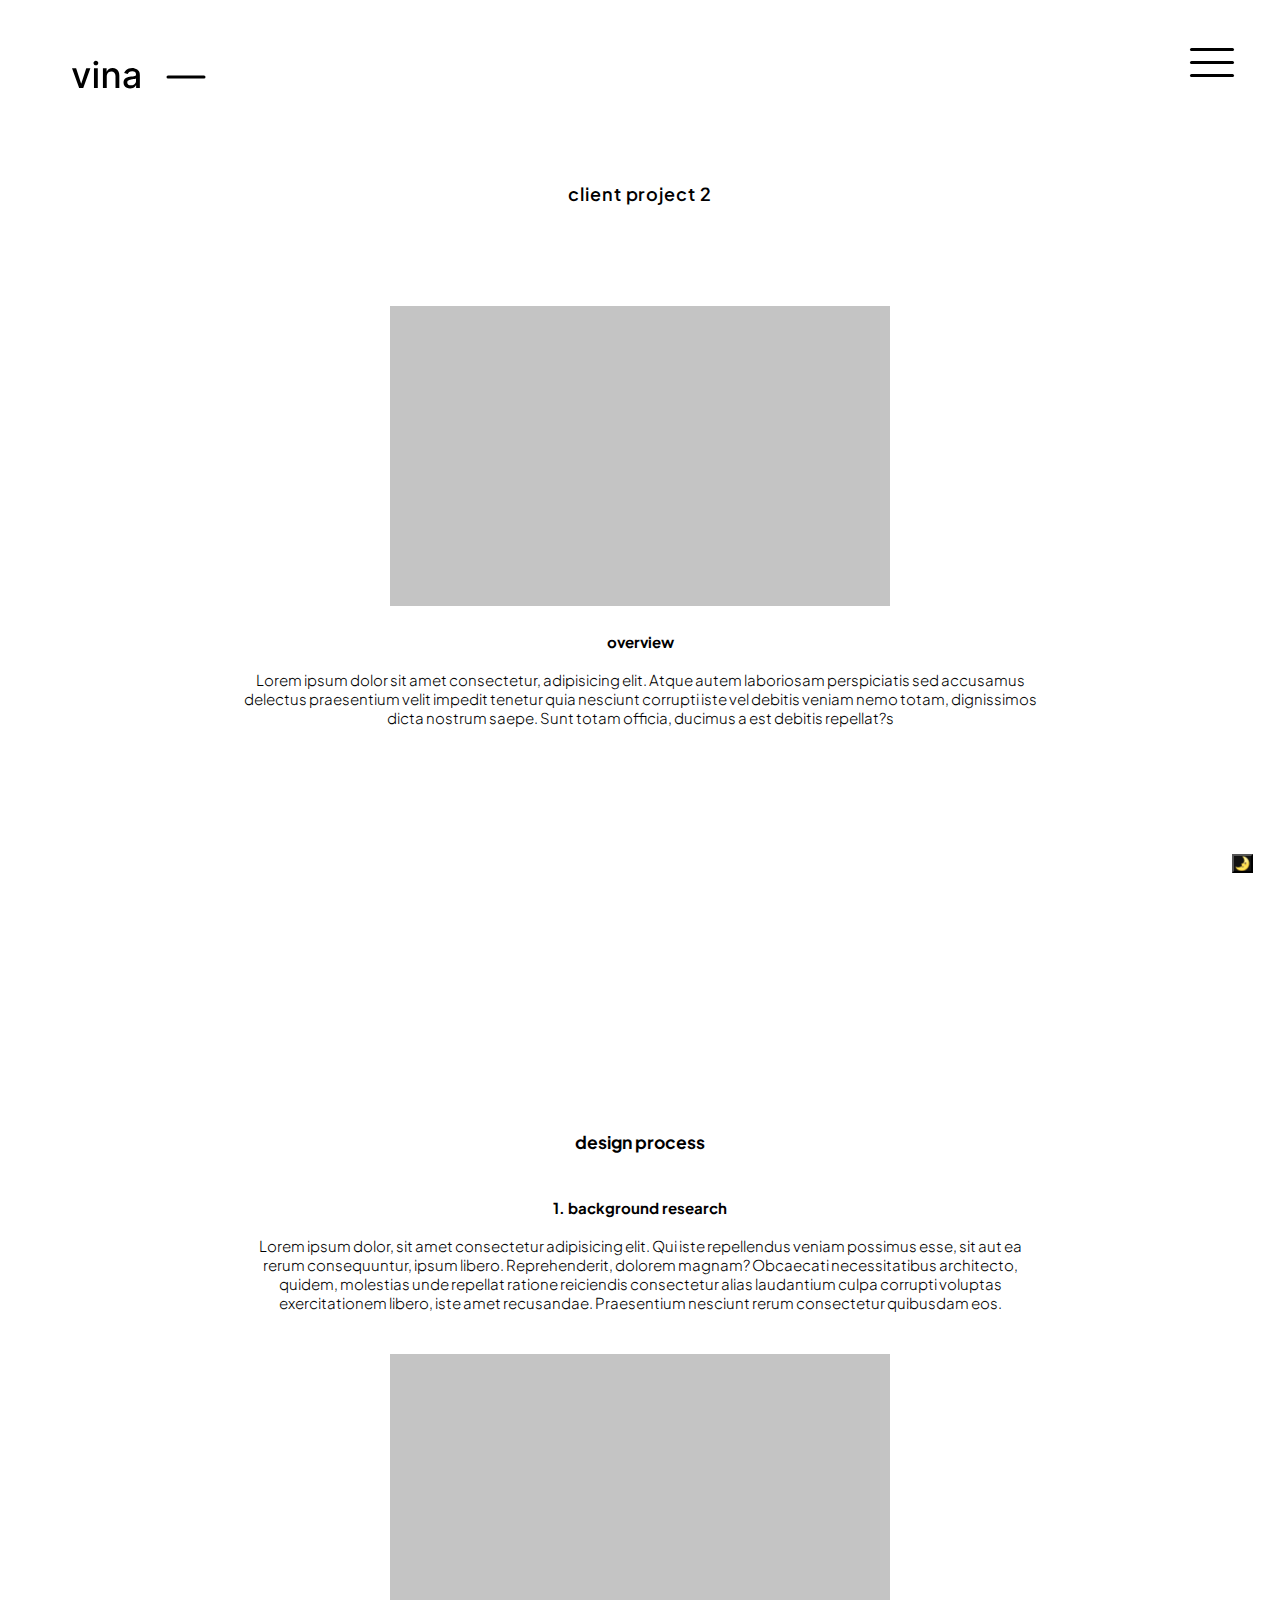
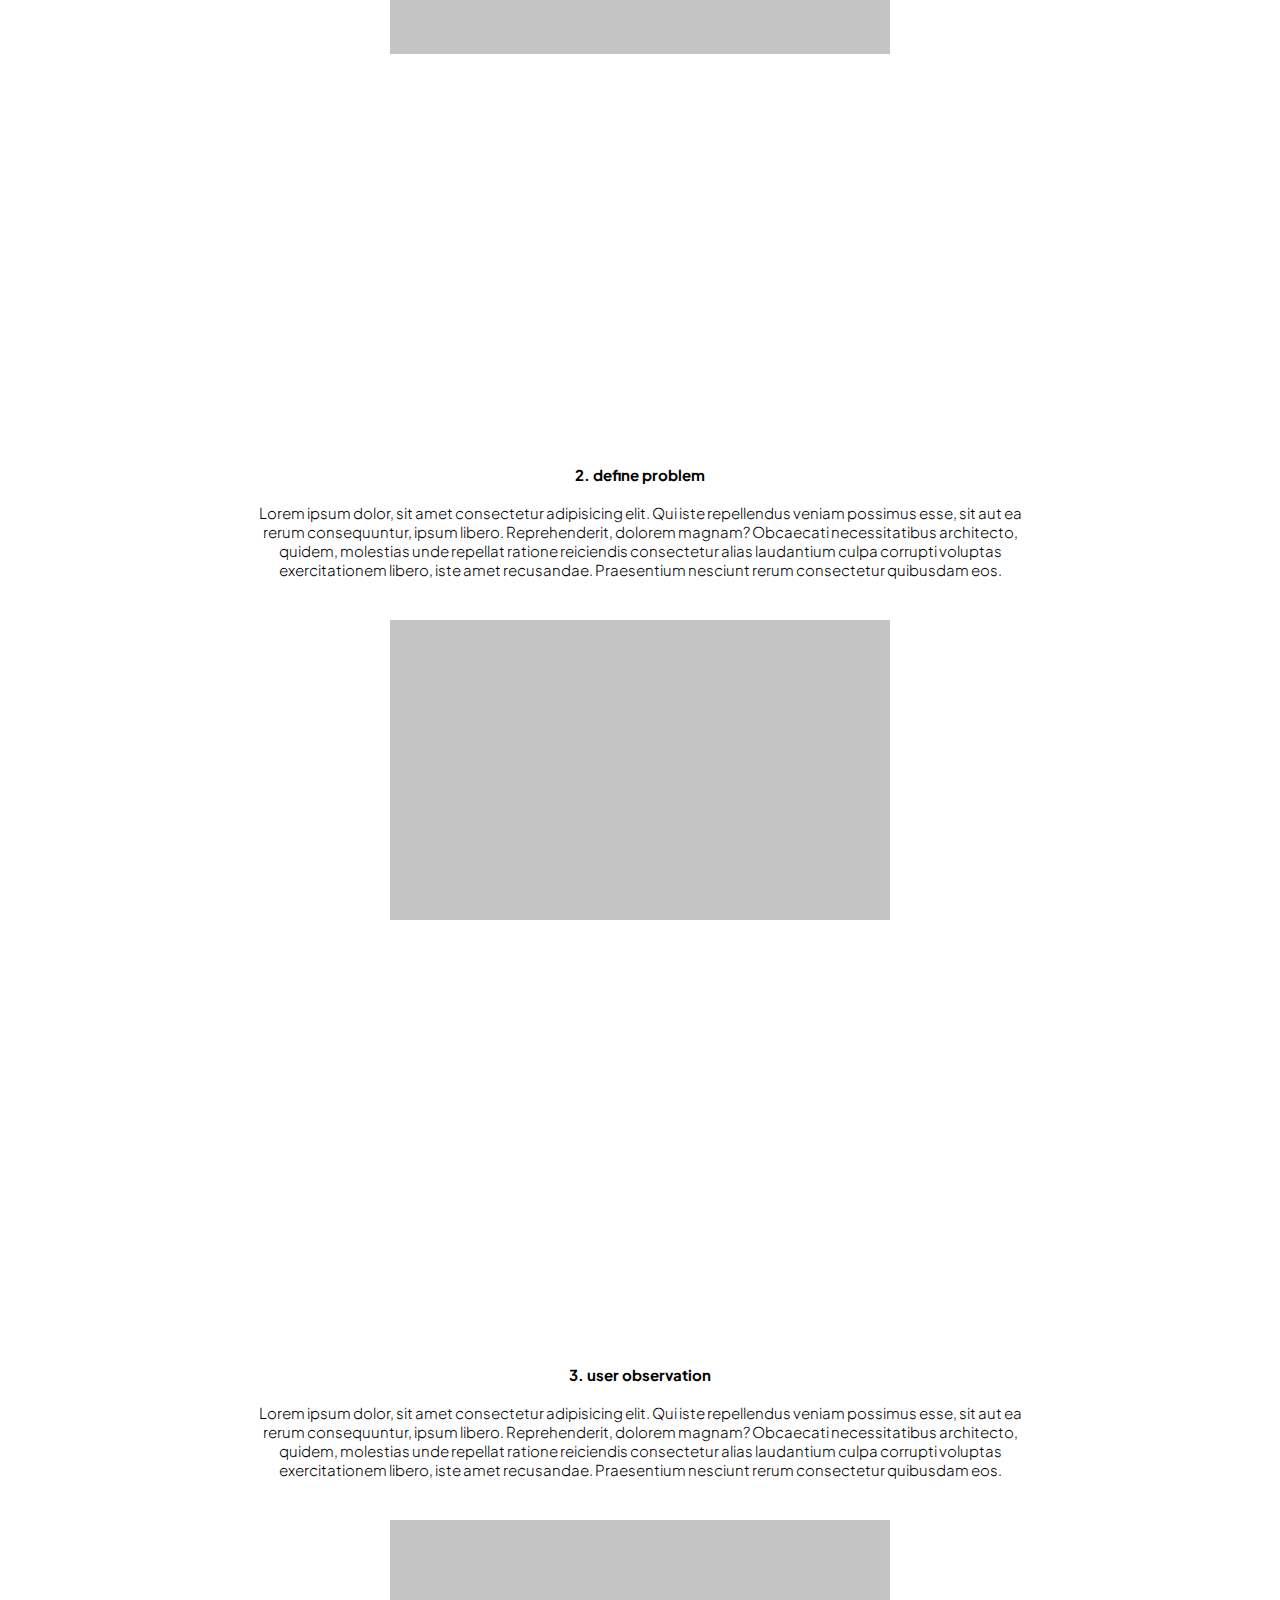
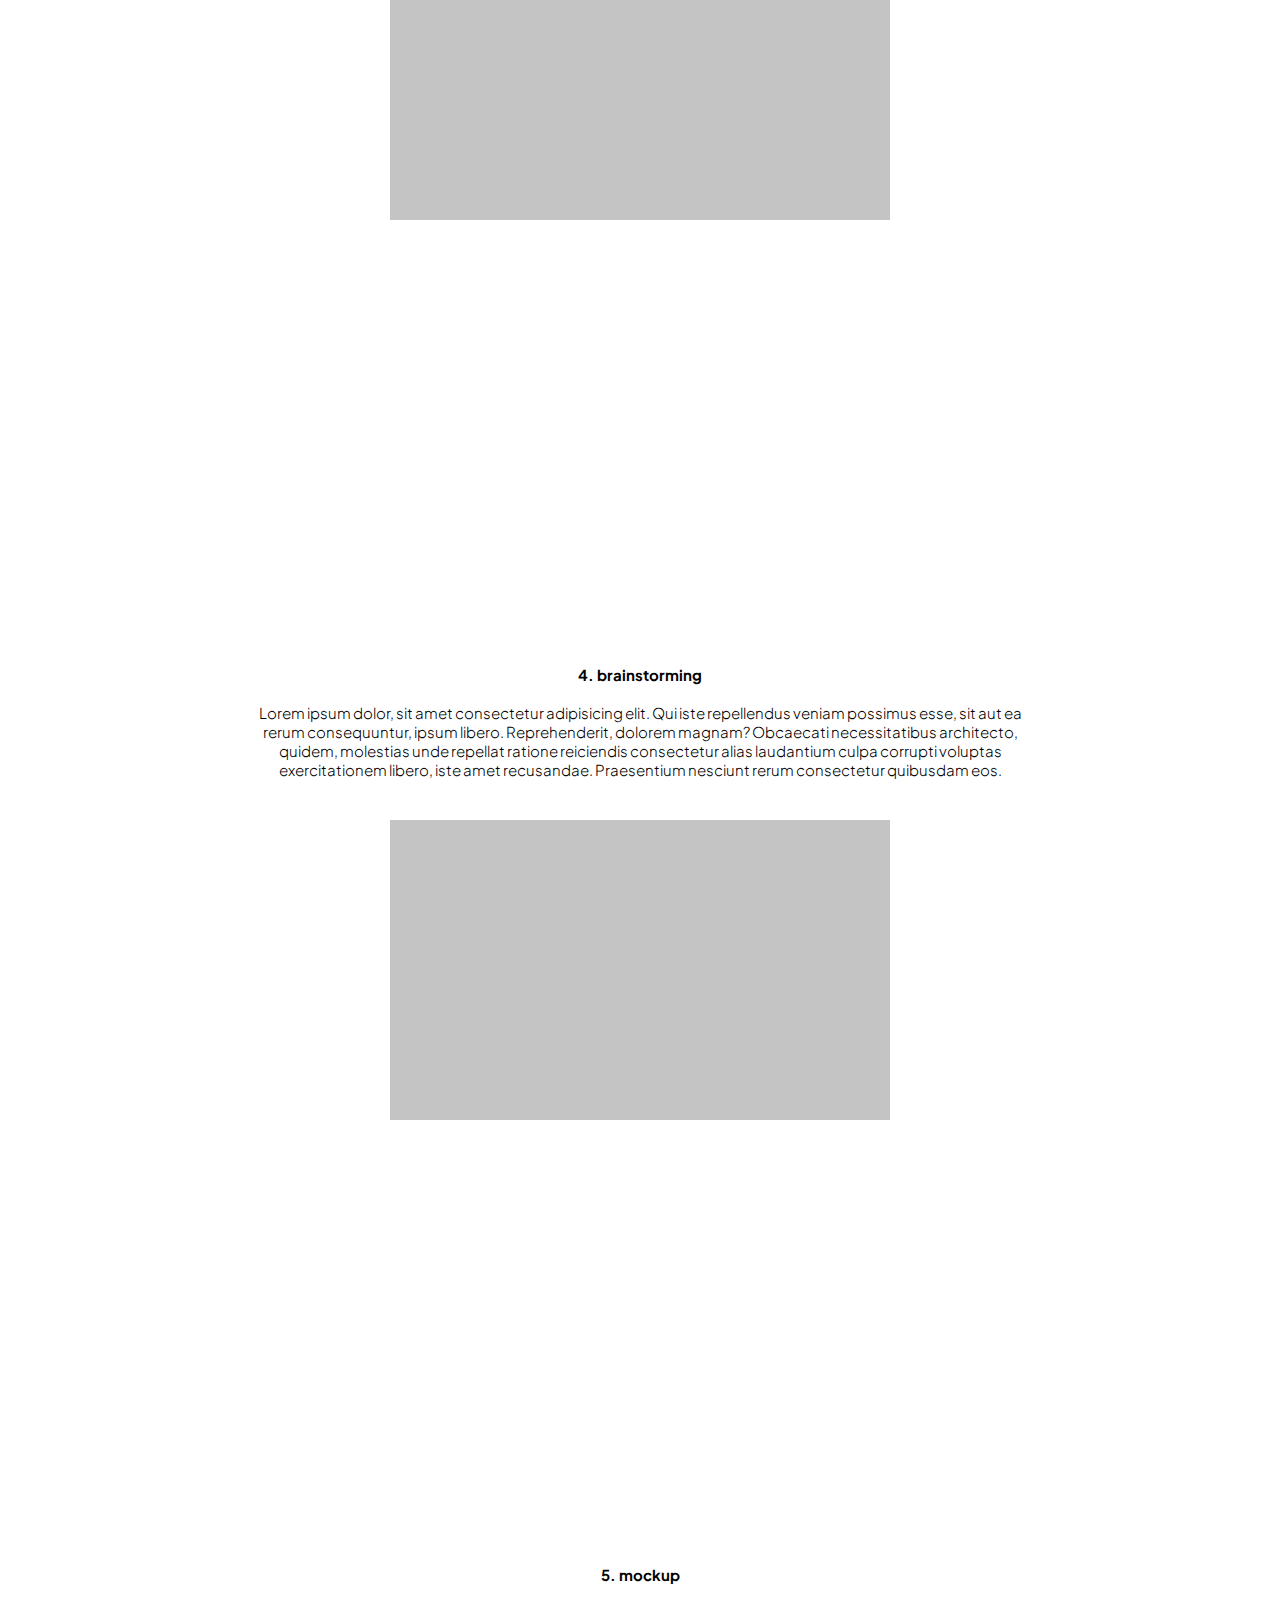
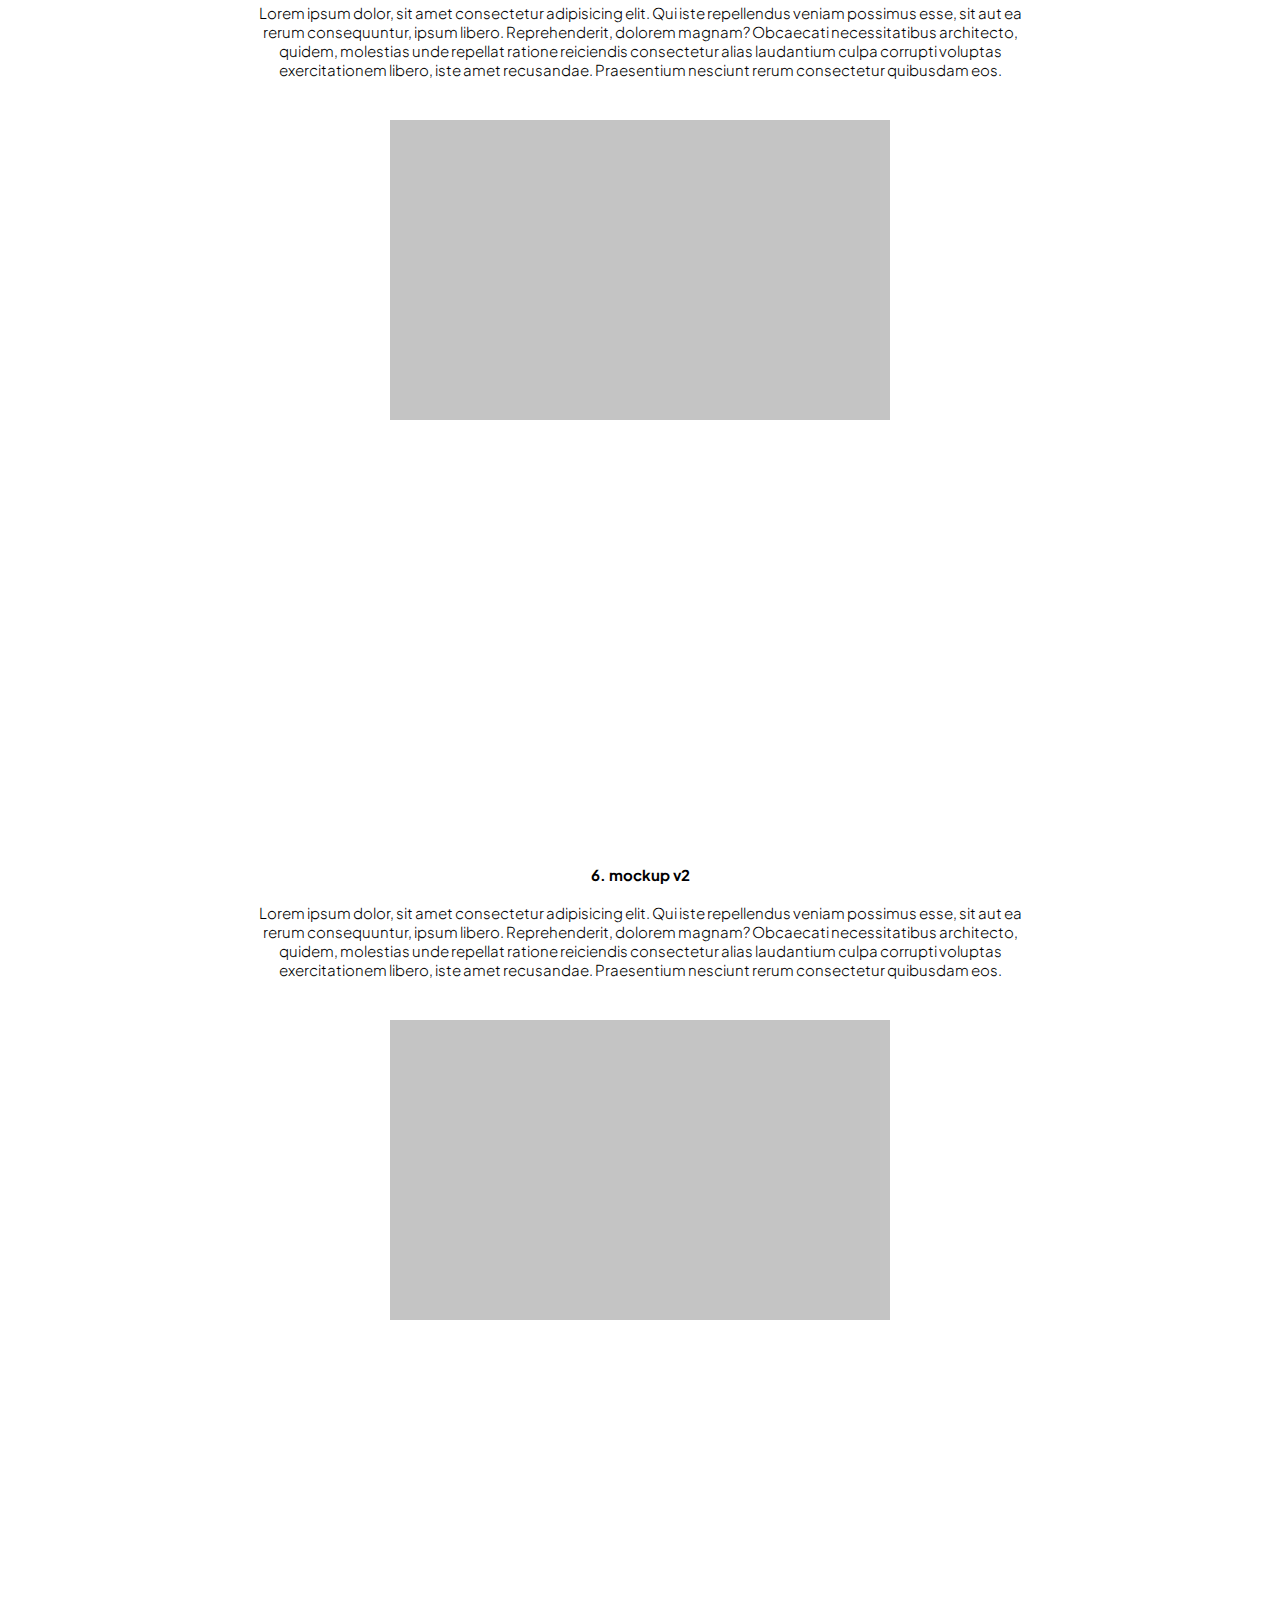
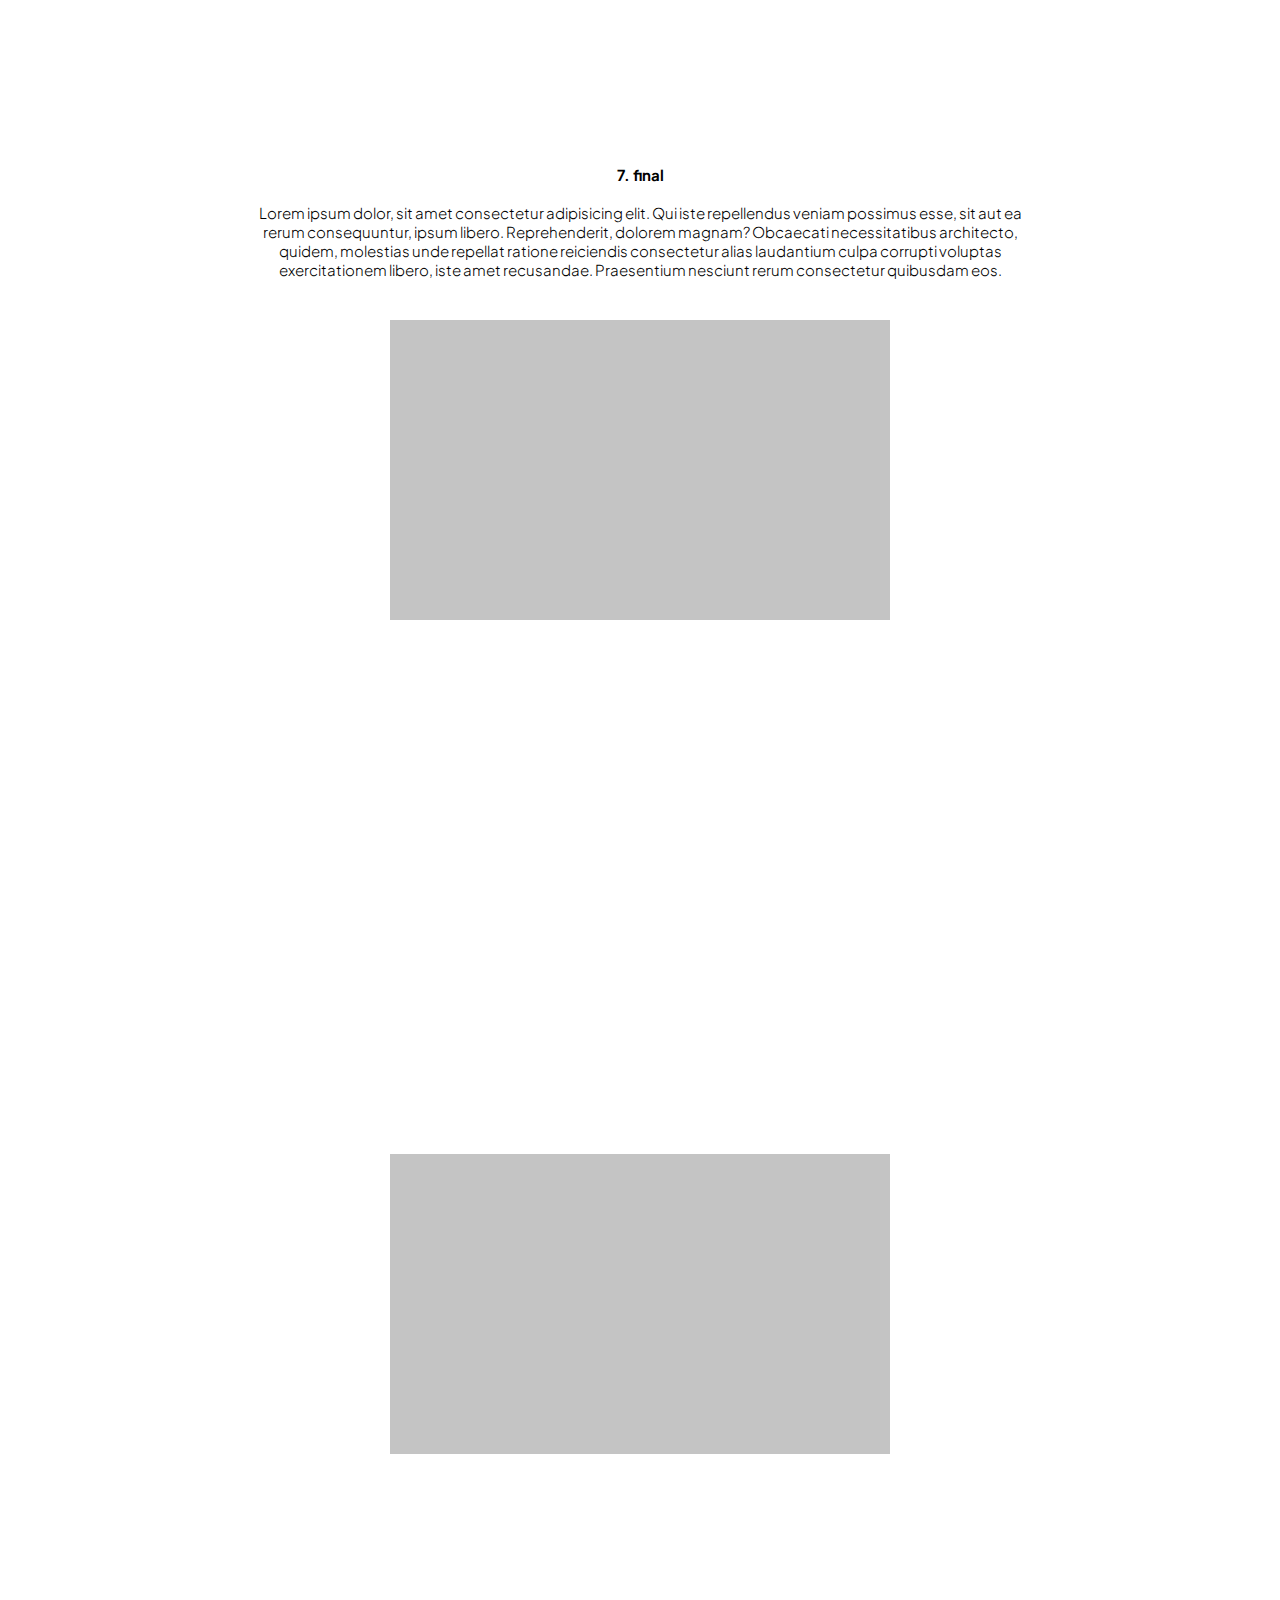
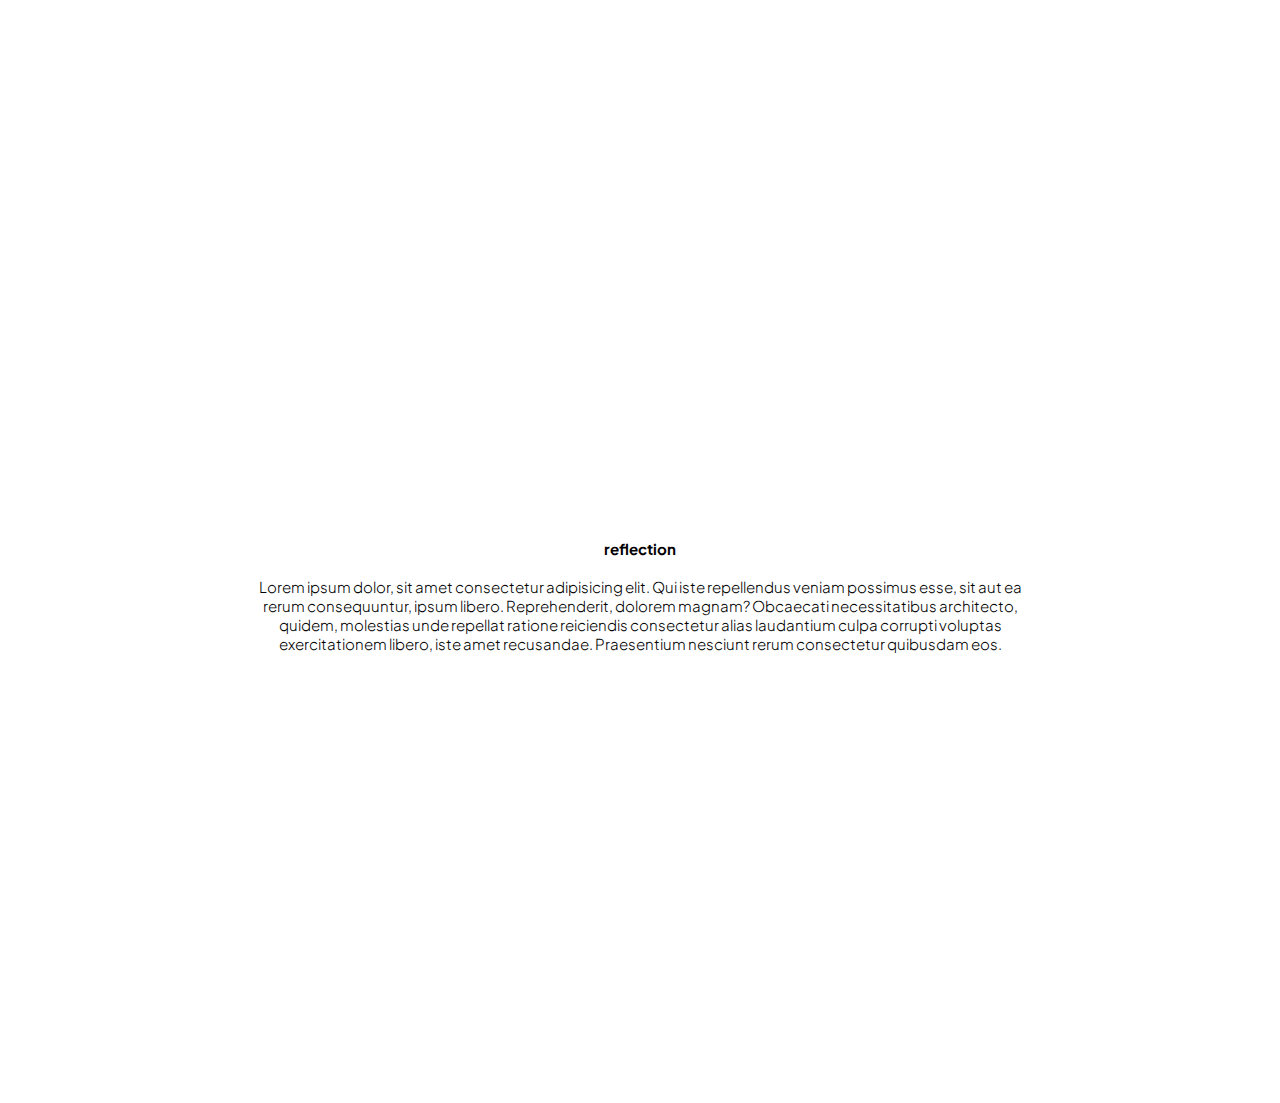
<file: cc2.html>
<!DOCTYPE html>
<html lang="en">
<head>
    <meta charset="UTF-8">
    <meta http-equiv="X-UA-Compatible" content="IE=edge">
    <meta name="viewport" content="width=device-width, initial-scale=1.0">
    <title>passion projects</title>

    <!--links-->
    <link rel="stylesheet" href="style.css">
    <script src="main.js"></script>

    <!--unicons-->
    <link rel="stylesheet" href="https://unicons.iconscout.com/release/v4.0.0/css/line.css"> 

</head>
<body>
  <header class="header" id="header">
      <nav class="nav__container">

        <div class="logo_burger">
          <a href="index.html" class="nav__logo">
            <svg width="134" height="29" viewBox="0 0 134 29" fill="none" xmlns="http://www.w3.org/2000/svg">
              <path d="M18.3679 8.36364L11.2472 28H7.15625L0.0227273 8.36364H4.12642L9.09943 23.4744H9.30398L14.2642 8.36364H18.3679ZM21.9602 28V8.36364H25.7827V28H21.9602ZM23.8906 5.33381C23.2259 5.33381 22.6548 5.11221 22.1776 4.66903C21.7088 4.21733 21.4744 3.6804 21.4744 3.05824C21.4744 2.42756 21.7088 1.89062 22.1776 1.44744C22.6548 0.995738 23.2259 0.769886 23.8906 0.769886C24.5554 0.769886 25.1222 0.995738 25.5909 1.44744C26.0682 1.89062 26.3068 2.42756 26.3068 3.05824C26.3068 3.6804 26.0682 4.21733 25.5909 4.66903C25.1222 5.11221 24.5554 5.33381 23.8906 5.33381ZM34.7475 16.3409V28H30.9251V8.36364H34.5941V11.5597H34.837C35.2887 10.5199 35.9961 9.68466 36.9592 9.05398C37.9308 8.4233 39.1538 8.10795 40.6282 8.10795C41.9663 8.10795 43.1381 8.3892 44.1438 8.9517C45.1495 9.50568 45.9293 10.3324 46.4833 11.4318C47.0373 12.5312 47.3143 13.8906 47.3143 15.5099V28H43.4918V15.9702C43.4918 14.5469 43.1211 13.4347 42.3796 12.6335C41.6381 11.8239 40.6197 11.419 39.3242 11.419C38.4379 11.419 37.6495 11.6108 36.9592 11.9943C36.2773 12.3778 35.7362 12.9403 35.3356 13.6818C34.9435 14.4148 34.7475 15.3011 34.7475 16.3409ZM58.1552 28.4347C56.9109 28.4347 55.7859 28.2045 54.7802 27.7443C53.7745 27.2756 52.9776 26.598 52.3896 25.7116C51.81 24.8253 51.5202 23.7386 51.5202 22.4517C51.5202 21.3437 51.7333 20.4318 52.1594 19.7159C52.5856 19 53.1609 18.4332 53.8853 18.0156C54.6097 17.598 55.4194 17.2827 56.3143 17.0696C57.2092 16.8565 58.1211 16.6946 59.0501 16.5838C60.2262 16.4474 61.1808 16.3366 61.9137 16.2514C62.6467 16.1577 63.1793 16.0085 63.5117 15.804C63.8441 15.5994 64.0103 15.267 64.0103 14.8068V14.7173C64.0103 13.6009 63.695 12.7358 63.0643 12.1222C62.4421 11.5085 61.5131 11.2017 60.2773 11.2017C58.9904 11.2017 57.9762 11.4872 57.2347 12.0582C56.5018 12.6207 55.9947 13.2472 55.7134 13.9375L52.1211 13.1193C52.5472 11.9261 53.1694 10.9631 53.9876 10.2301C54.8143 9.48864 55.7646 8.9517 56.8384 8.61932C57.9123 8.27841 59.0415 8.10795 60.2262 8.10795C61.0103 8.10795 61.8413 8.2017 62.7191 8.3892C63.6055 8.56818 64.4322 8.90057 65.1992 9.38636C65.9748 9.87216 66.6097 10.5668 67.104 11.4702C67.5984 12.3651 67.8455 13.5284 67.8455 14.9602V28H64.1126V25.3153H63.9592C63.712 25.8097 63.3413 26.2955 62.8469 26.7727C62.3526 27.25 61.7177 27.6463 60.9421 27.9616C60.1665 28.277 59.2376 28.4347 58.1552 28.4347ZM58.9862 25.3665C60.043 25.3665 60.9464 25.1577 61.6964 24.7401C62.4549 24.3224 63.0302 23.777 63.4222 23.1037C63.8228 22.4219 64.0231 21.6932 64.0231 20.9176V18.3864C63.8867 18.5227 63.6225 18.6506 63.2305 18.7699C62.8469 18.8807 62.408 18.9787 61.9137 19.0639C61.4194 19.1406 60.9379 19.2131 60.4691 19.2812C60.0004 19.3409 59.6083 19.392 59.293 19.4347C58.5515 19.5284 57.8739 19.6861 57.2603 19.9077C56.6552 20.1293 56.1694 20.4489 55.8029 20.8665C55.445 21.2756 55.266 21.821 55.266 22.5028C55.266 23.4489 55.6154 24.1648 56.3143 24.6506C57.0131 25.1278 57.9038 25.3665 58.9862 25.3665Z" fill="black"/>
              <path d="M96 17H132" stroke="black" stroke-width="3" stroke-linecap="round" stroke-linejoin="round"/>
              </svg>              
          </a>

          <body id="body" class="light-mode">
            <button type="button" name="dark_light" onclick="toggleDarkLight()" title="Toggle dark/light mode">🌛</button>
          </body>

    <nav role="navigation">
        <div id="menuToggle">
          <input type="checkbox" />
          <span></span>
          <span></span>
          <span></span>
          <ul id="menu">
            <a href="cc.html"><li>client projects</li></a>
            <a href="pp.html"><li>passion projects</li></a>
            <a href="art.html"><li>artsy stuff</li></a>
            <a href="about_me.html" class="me"><li>about me</li></a>
          </ul>
        </div>
      </nav>
        </div>
      </nav>

          <h2>
            client project 2
          </h2>

        </header>  


        <div class="pp1__content">
        <div class="page">
          <span>
          <img src="Rectangle 5.png">
          <h4>overview </h4>
          <p> Lorem ipsum dolor sit amet consectetur, adipisicing elit. Atque autem laboriosam perspiciatis sed accusamus delectus praesentium velit impedit tenetur quia nesciunt corrupti iste vel debitis veniam nemo totam, dignissimos dicta nostrum saepe. Sunt totam officia, ducimus a est debitis repellat?s</p>
          </span>
        </div>
        <div class="page">
          <span>
          <h3>design process</h3>
          <h4>1. background research</h4>
          <p>Lorem ipsum dolor, sit amet consectetur adipisicing elit. Qui iste repellendus veniam possimus esse, sit aut ea rerum consequuntur, ipsum libero. Reprehenderit, dolorem magnam? Obcaecati necessitatibus architecto, quidem, molestias unde repellat ratione reiciendis consectetur alias laudantium culpa corrupti voluptas exercitationem libero, iste amet recusandae. Praesentium nesciunt rerum consectetur quibusdam eos.</p>
          <img src="Rectangle 5.png">
          <span>
        </div>
        <div class="page">
          <span>
          <h4>2. define problem</h4>
          <p>Lorem ipsum dolor, sit amet consectetur adipisicing elit. Qui iste repellendus veniam possimus esse, sit aut ea rerum consequuntur, ipsum libero. Reprehenderit, dolorem magnam? Obcaecati necessitatibus architecto, quidem, molestias unde repellat ratione reiciendis consectetur alias laudantium culpa corrupti voluptas exercitationem libero, iste amet recusandae. Praesentium nesciunt rerum consectetur quibusdam eos.</p>
          <img src="Rectangle 5.png">
          <span>
        </div>
        <div class="page">
          <span>
          <h4>3. user observation</h4>
          <p>Lorem ipsum dolor, sit amet consectetur adipisicing elit. Qui iste repellendus veniam possimus esse, sit aut ea rerum consequuntur, ipsum libero. Reprehenderit, dolorem magnam? Obcaecati necessitatibus architecto, quidem, molestias unde repellat ratione reiciendis consectetur alias laudantium culpa corrupti voluptas exercitationem libero, iste amet recusandae. Praesentium nesciunt rerum consectetur quibusdam eos.</p>
          <img src="Rectangle 5.png">
          <span>
        </div>
        <div class="page">
          <span>
          <h4>4. brainstorming</h4>
          <p>Lorem ipsum dolor, sit amet consectetur adipisicing elit. Qui iste repellendus veniam possimus esse, sit aut ea rerum consequuntur, ipsum libero. Reprehenderit, dolorem magnam? Obcaecati necessitatibus architecto, quidem, molestias unde repellat ratione reiciendis consectetur alias laudantium culpa corrupti voluptas exercitationem libero, iste amet recusandae. Praesentium nesciunt rerum consectetur quibusdam eos.</p>
          <img src="Rectangle 5.png">
          <span>
        </div>
        <div class="page">
          <span>
          <h4>5. mockup</h4>
          <p>Lorem ipsum dolor, sit amet consectetur adipisicing elit. Qui iste repellendus veniam possimus esse, sit aut ea rerum consequuntur, ipsum libero. Reprehenderit, dolorem magnam? Obcaecati necessitatibus architecto, quidem, molestias unde repellat ratione reiciendis consectetur alias laudantium culpa corrupti voluptas exercitationem libero, iste amet recusandae. Praesentium nesciunt rerum consectetur quibusdam eos.</p>
          <img src="Rectangle 5.png">
          <span>
        </div>
        <div class="page">
            <span>
            <h4>6. mockup v2</h4>
            <p>Lorem ipsum dolor, sit amet consectetur adipisicing elit. Qui iste repellendus veniam possimus esse, sit aut ea rerum consequuntur, ipsum libero. Reprehenderit, dolorem magnam? Obcaecati necessitatibus architecto, quidem, molestias unde repellat ratione reiciendis consectetur alias laudantium culpa corrupti voluptas exercitationem libero, iste amet recusandae. Praesentium nesciunt rerum consectetur quibusdam eos.</p>
            <img src="Rectangle 5.png">
            <span>
          </div>
          <div class="page">
            <span>
            <h4>7. final</h4>
            <p>Lorem ipsum dolor, sit amet consectetur adipisicing elit. Qui iste repellendus veniam possimus esse, sit aut ea rerum consequuntur, ipsum libero. Reprehenderit, dolorem magnam? Obcaecati necessitatibus architecto, quidem, molestias unde repellat ratione reiciendis consectetur alias laudantium culpa corrupti voluptas exercitationem libero, iste amet recusandae. Praesentium nesciunt rerum consectetur quibusdam eos.</p>
            <img src="Rectangle 5.png">
            <span>
          </div>
        <div class="page">
          <span>
          <img src="Rectangle 5.png">
          <span>
        </div>
        <div class="page">
          <span>
          <h4>reflection</h4>
          <p>Lorem ipsum dolor, sit amet consectetur adipisicing elit. Qui iste repellendus veniam possimus esse, sit aut ea rerum consequuntur, ipsum libero. Reprehenderit, dolorem magnam? Obcaecati necessitatibus architecto, quidem, molestias unde repellat ratione reiciendis consectetur alias laudantium culpa corrupti voluptas exercitationem libero, iste amet recusandae. Praesentium nesciunt rerum consectetur quibusdam eos.</p>
          <span>
        </div>
        </div>
</file>
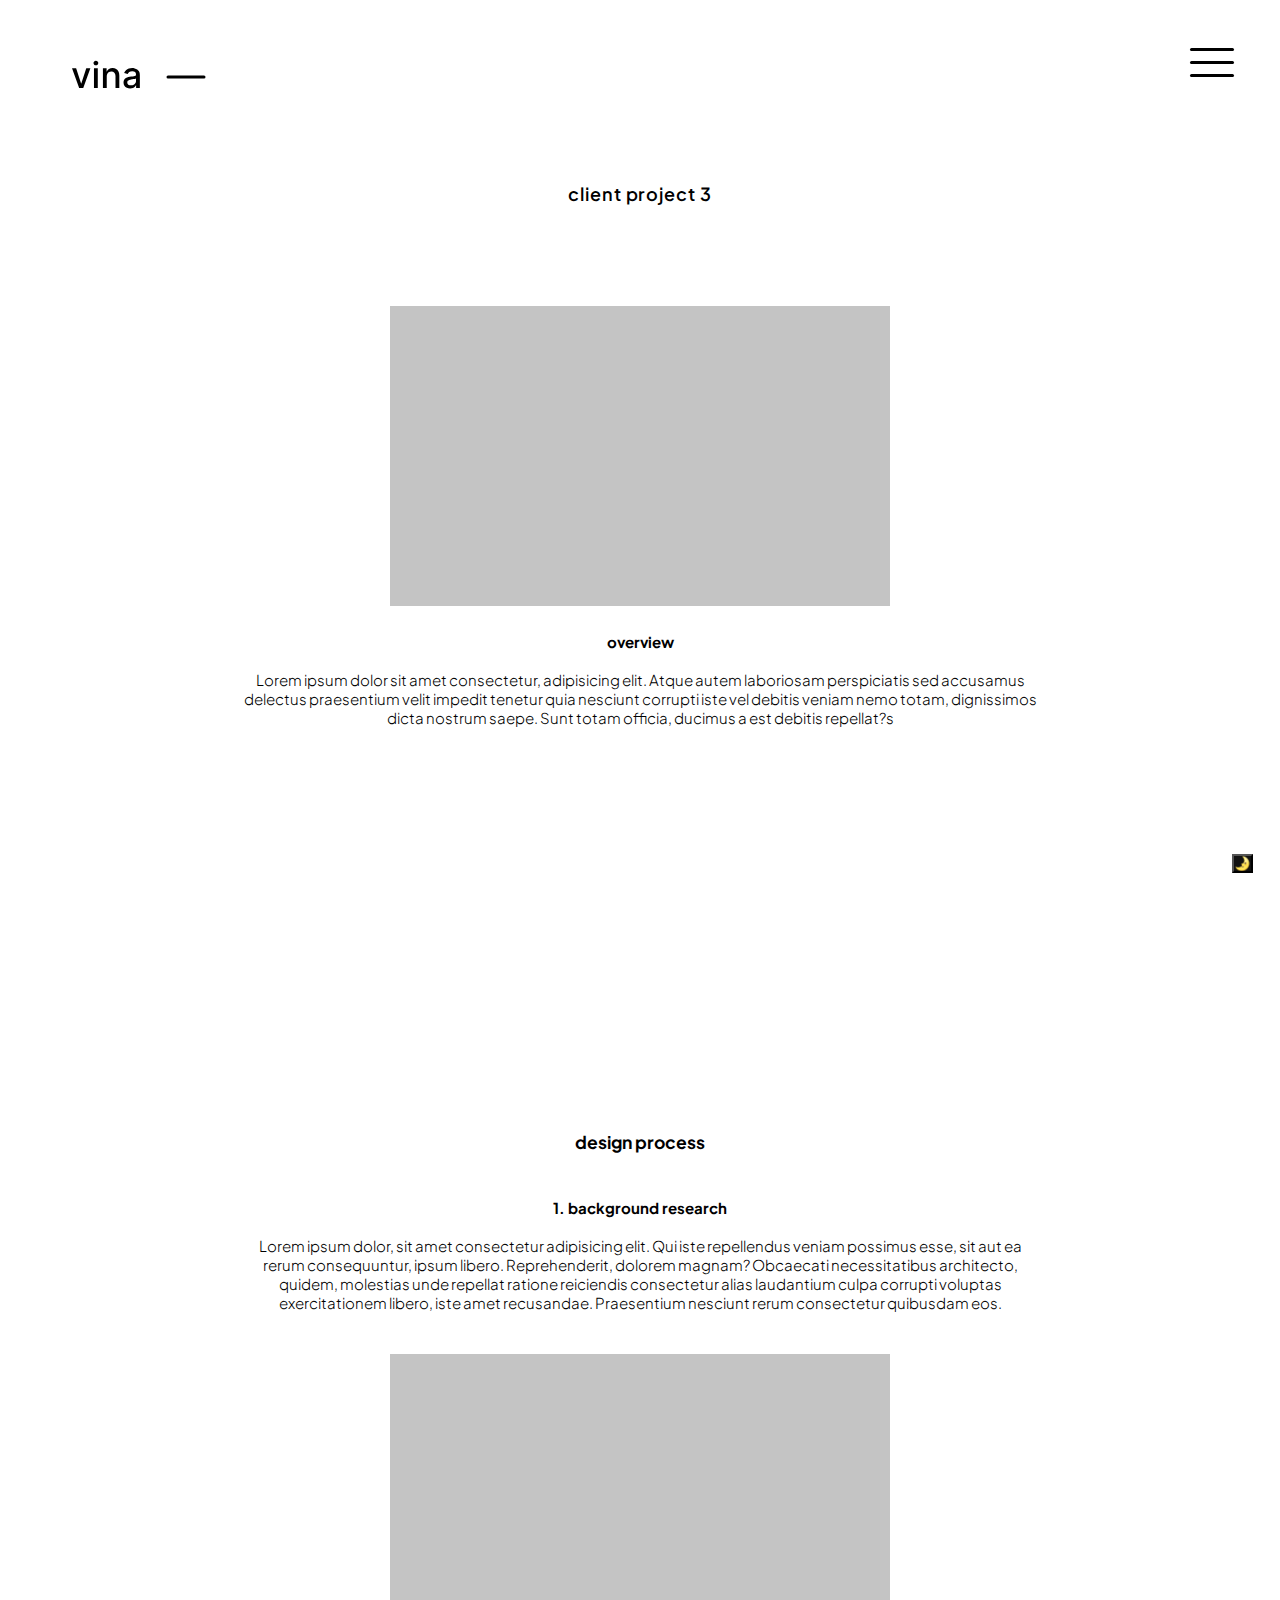
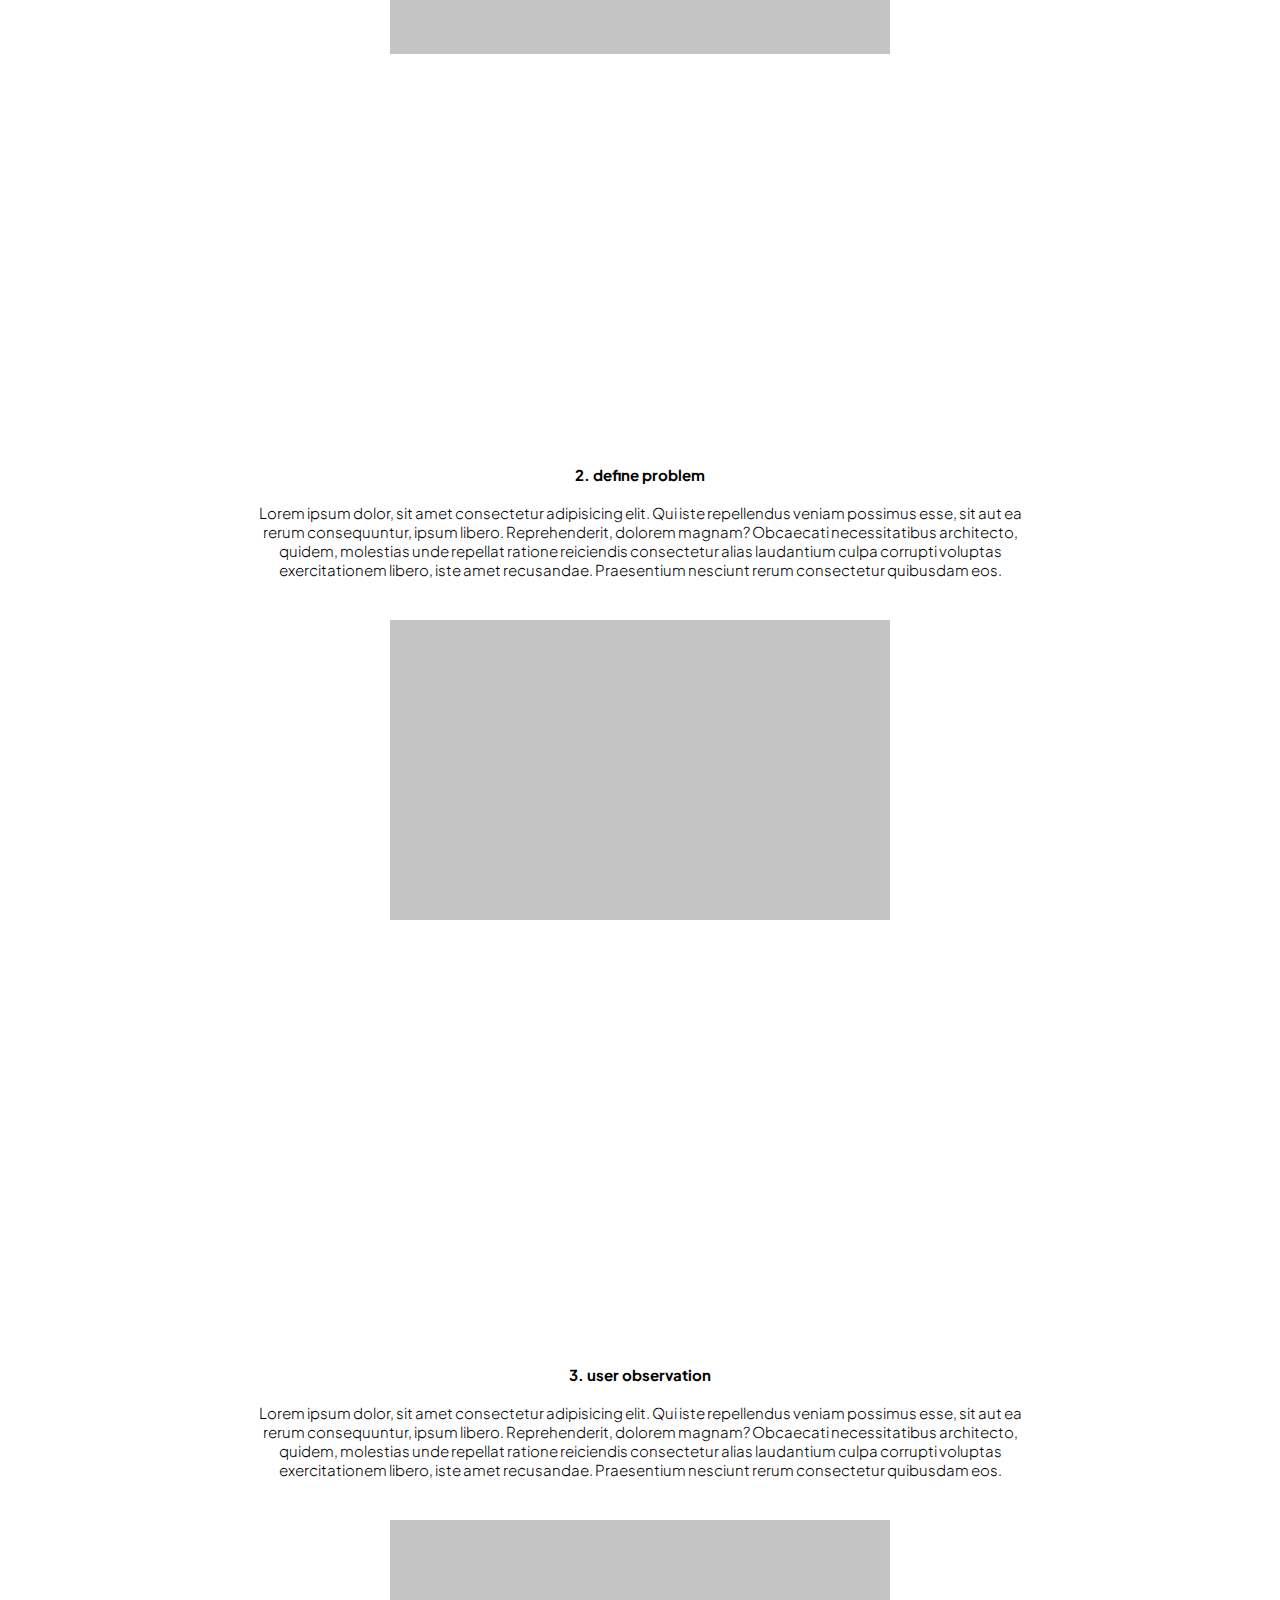
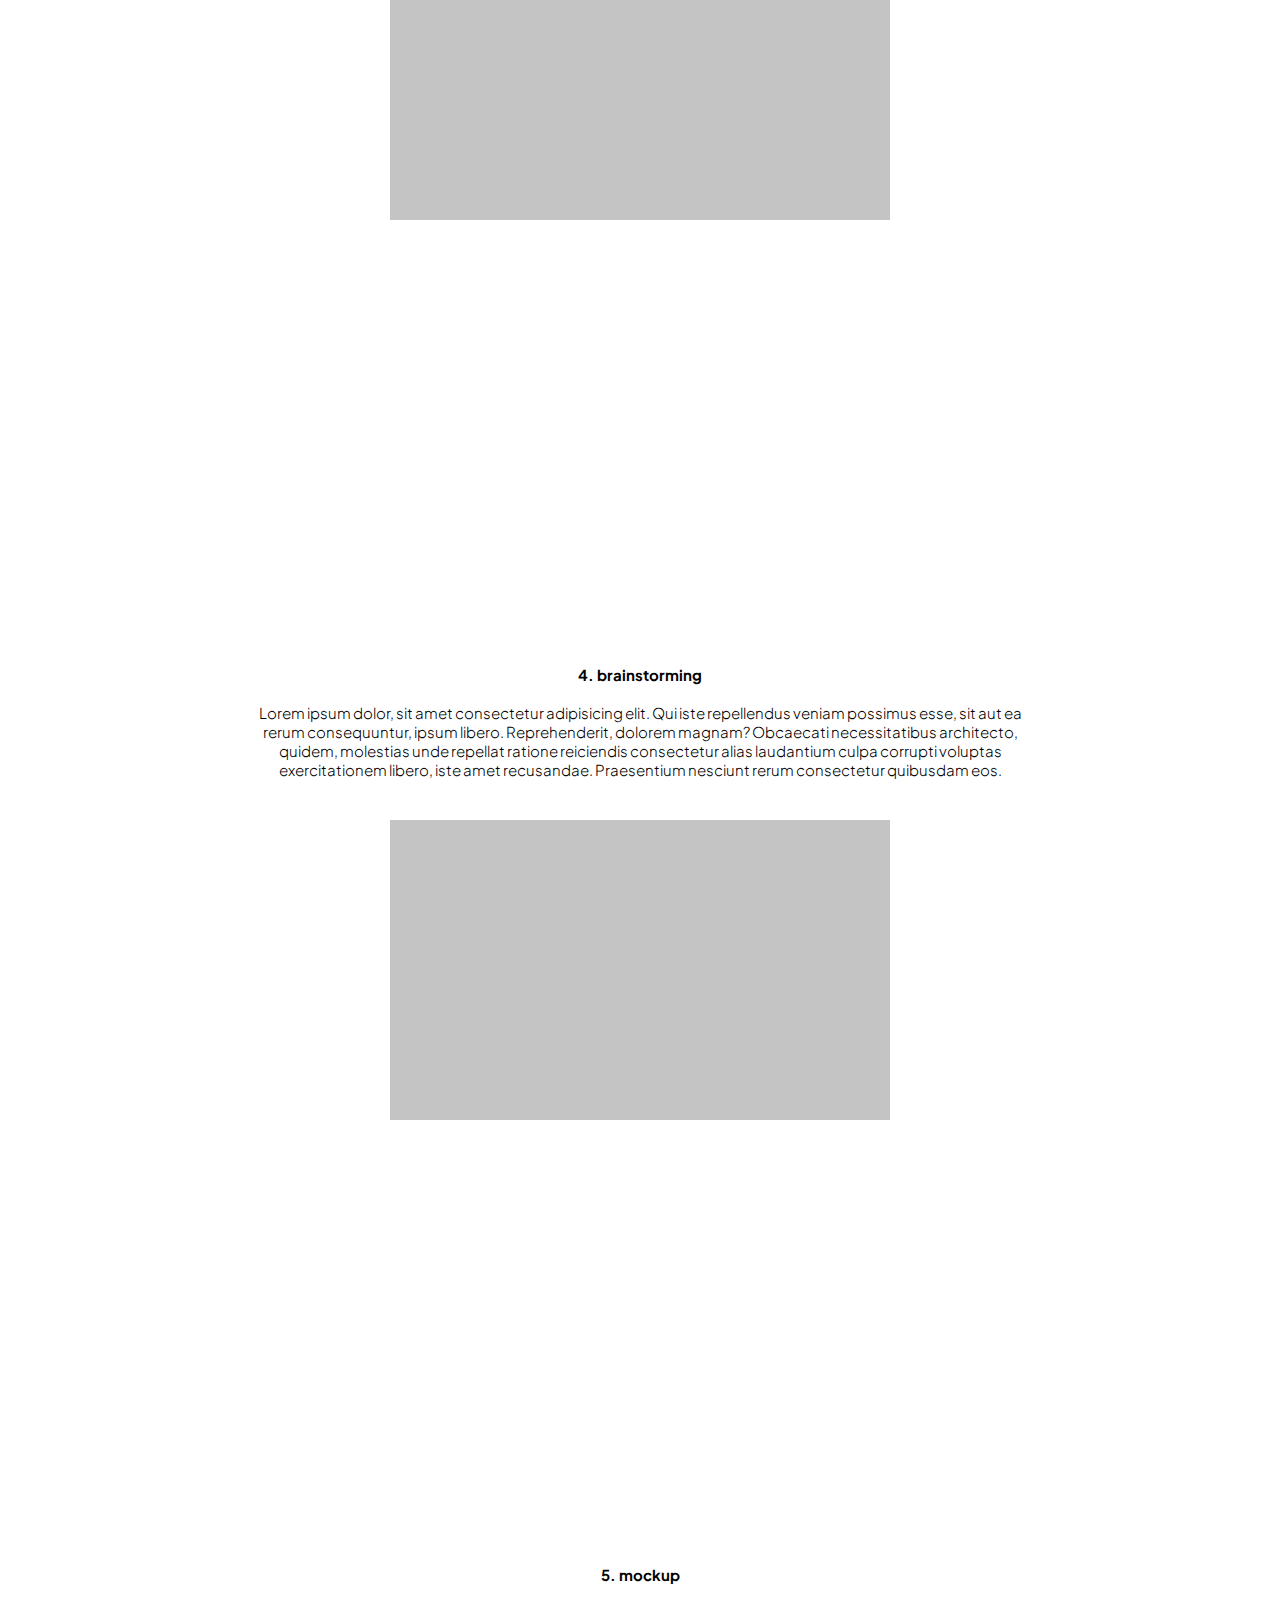
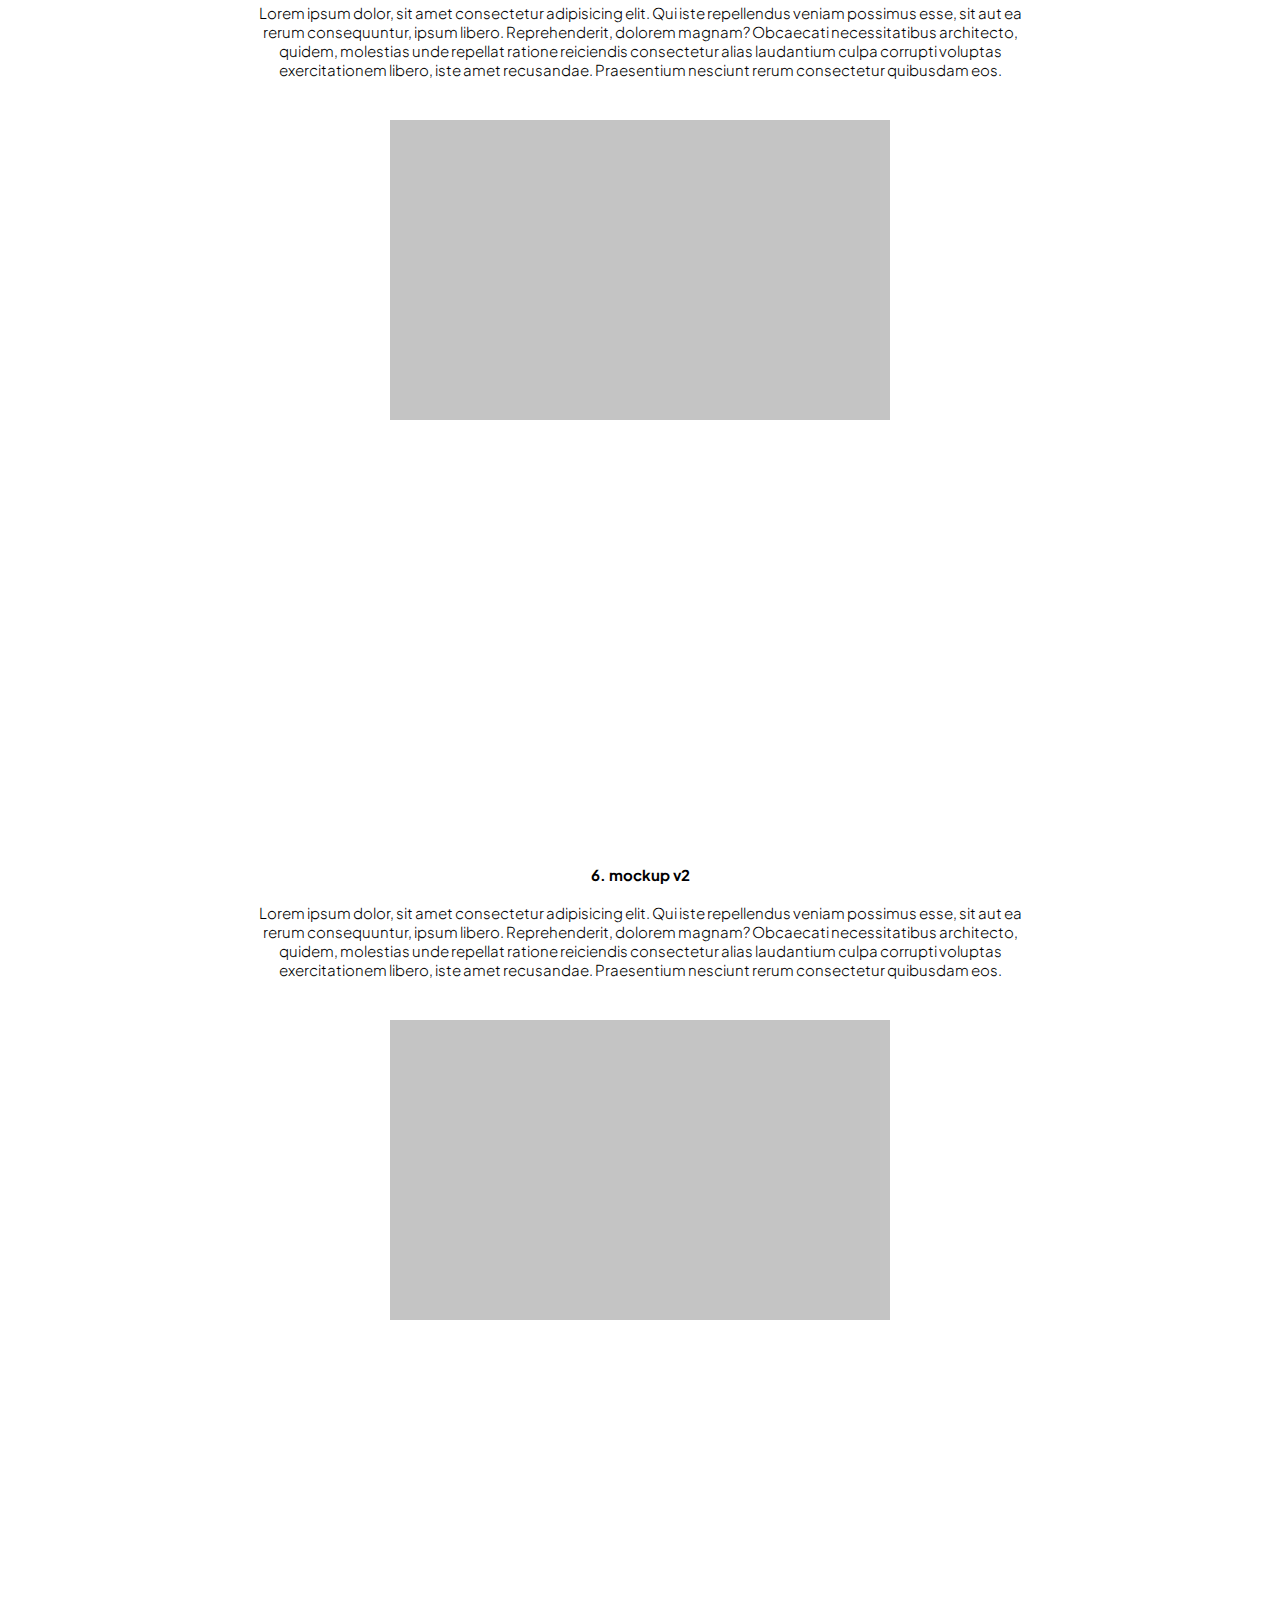
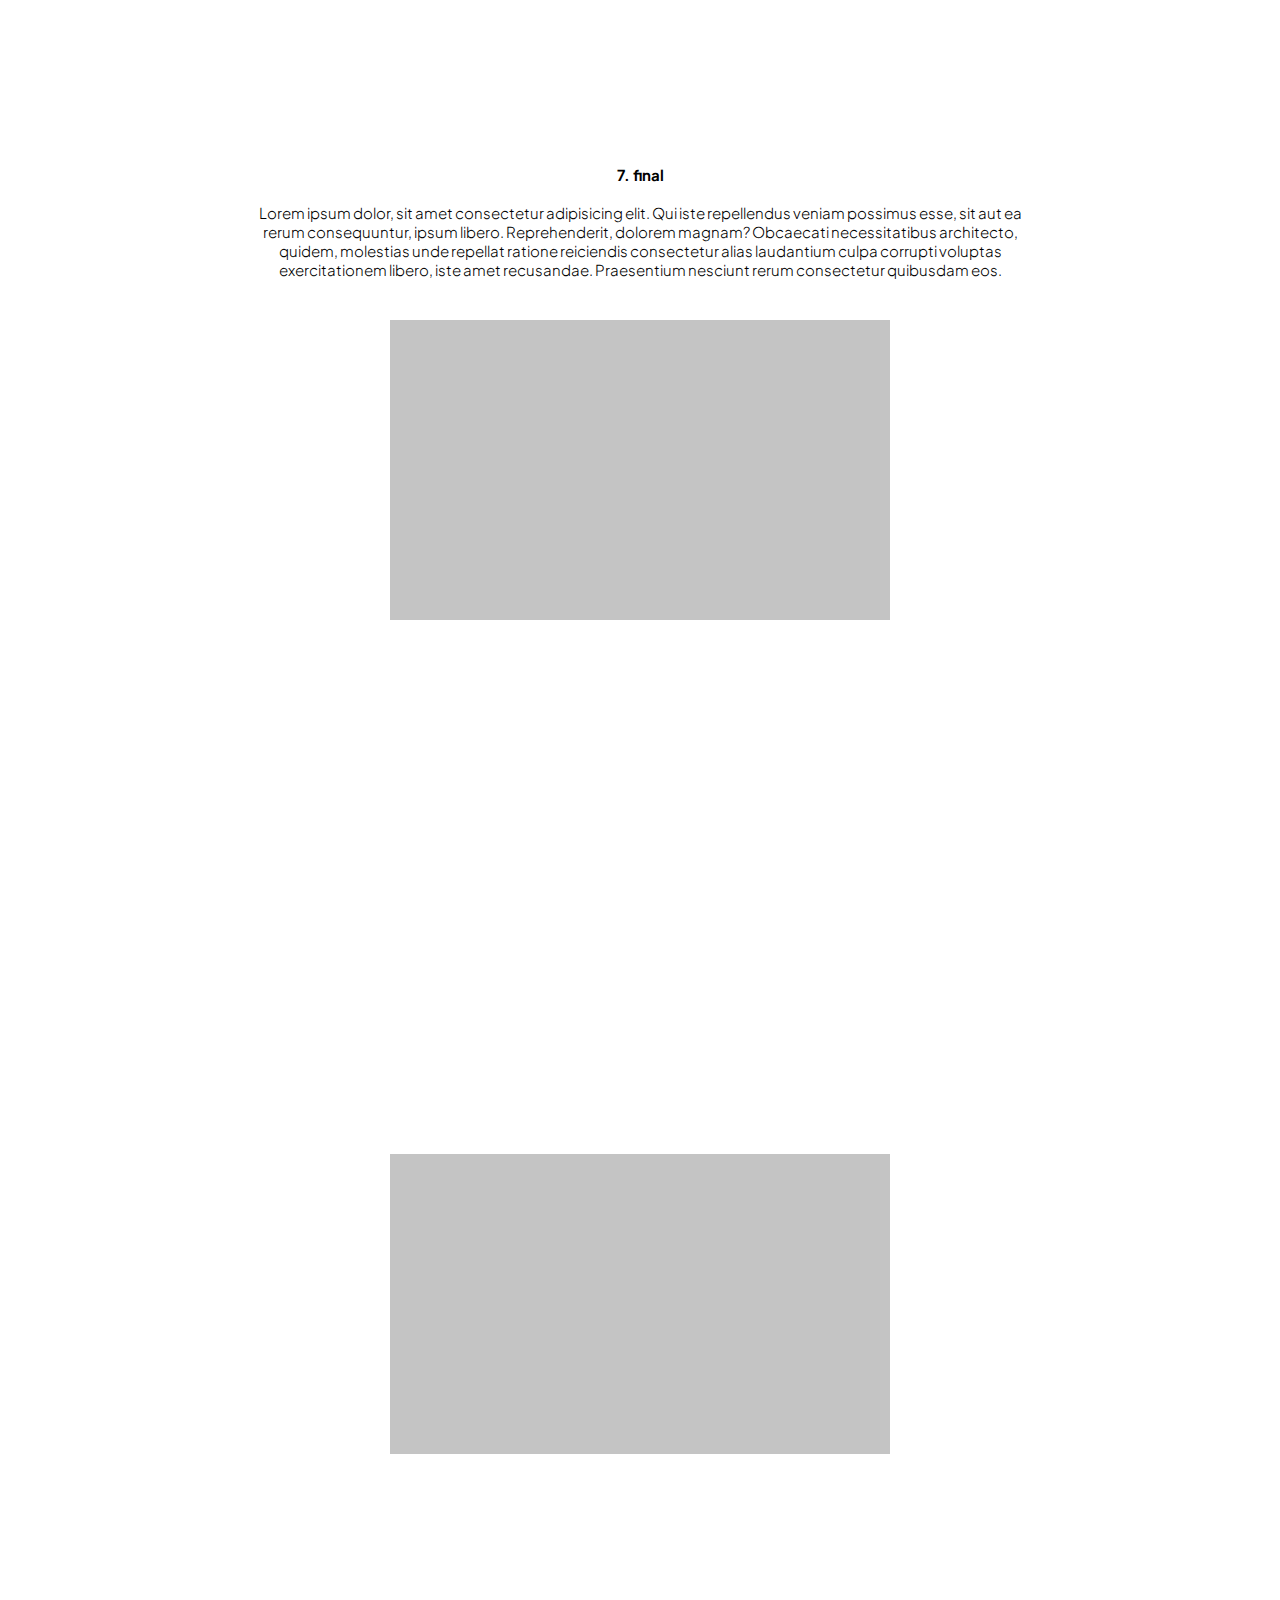
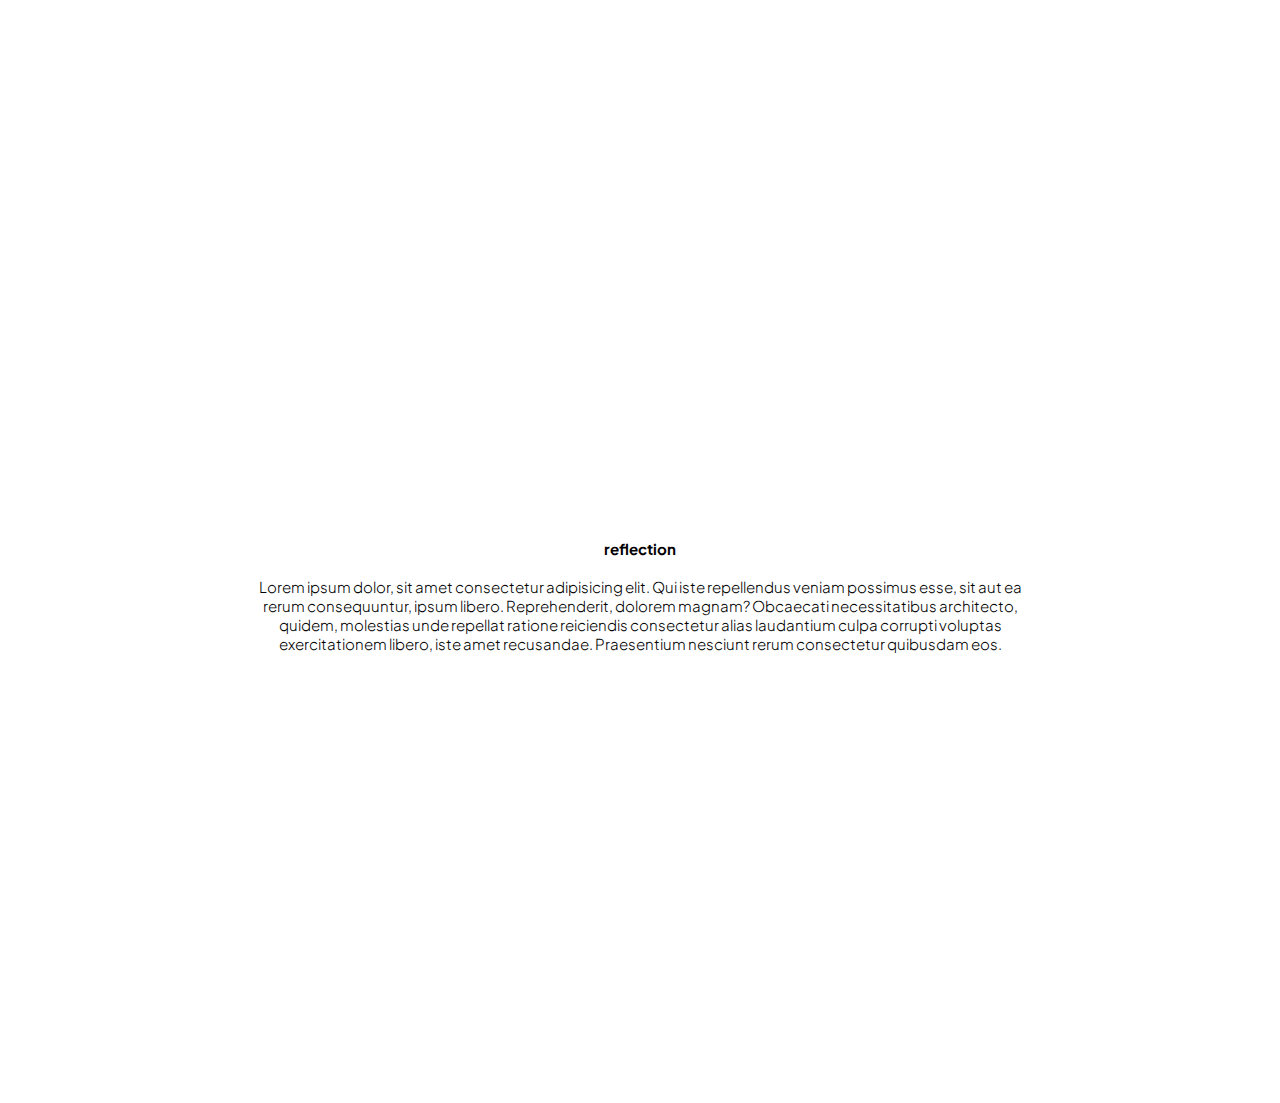
<file: cc3.html>
<!DOCTYPE html>
<html lang="en">
<head>
    <meta charset="UTF-8">
    <meta http-equiv="X-UA-Compatible" content="IE=edge">
    <meta name="viewport" content="width=device-width, initial-scale=1.0">
    <title>passion projects</title>

    <!--links-->
    <link rel="stylesheet" href="style.css">
    <script src="main.js"></script>

    <!--unicons-->
    <link rel="stylesheet" href="https://unicons.iconscout.com/release/v4.0.0/css/line.css"> 

</head>
<body>
  <header class="header" id="header">
      <nav class="nav__container">

        <div class="logo_burger">
          <a href="index.html" class="nav__logo">
            <svg width="134" height="29" viewBox="0 0 134 29" fill="none" xmlns="http://www.w3.org/2000/svg">
              <path d="M18.3679 8.36364L11.2472 28H7.15625L0.0227273 8.36364H4.12642L9.09943 23.4744H9.30398L14.2642 8.36364H18.3679ZM21.9602 28V8.36364H25.7827V28H21.9602ZM23.8906 5.33381C23.2259 5.33381 22.6548 5.11221 22.1776 4.66903C21.7088 4.21733 21.4744 3.6804 21.4744 3.05824C21.4744 2.42756 21.7088 1.89062 22.1776 1.44744C22.6548 0.995738 23.2259 0.769886 23.8906 0.769886C24.5554 0.769886 25.1222 0.995738 25.5909 1.44744C26.0682 1.89062 26.3068 2.42756 26.3068 3.05824C26.3068 3.6804 26.0682 4.21733 25.5909 4.66903C25.1222 5.11221 24.5554 5.33381 23.8906 5.33381ZM34.7475 16.3409V28H30.9251V8.36364H34.5941V11.5597H34.837C35.2887 10.5199 35.9961 9.68466 36.9592 9.05398C37.9308 8.4233 39.1538 8.10795 40.6282 8.10795C41.9663 8.10795 43.1381 8.3892 44.1438 8.9517C45.1495 9.50568 45.9293 10.3324 46.4833 11.4318C47.0373 12.5312 47.3143 13.8906 47.3143 15.5099V28H43.4918V15.9702C43.4918 14.5469 43.1211 13.4347 42.3796 12.6335C41.6381 11.8239 40.6197 11.419 39.3242 11.419C38.4379 11.419 37.6495 11.6108 36.9592 11.9943C36.2773 12.3778 35.7362 12.9403 35.3356 13.6818C34.9435 14.4148 34.7475 15.3011 34.7475 16.3409ZM58.1552 28.4347C56.9109 28.4347 55.7859 28.2045 54.7802 27.7443C53.7745 27.2756 52.9776 26.598 52.3896 25.7116C51.81 24.8253 51.5202 23.7386 51.5202 22.4517C51.5202 21.3437 51.7333 20.4318 52.1594 19.7159C52.5856 19 53.1609 18.4332 53.8853 18.0156C54.6097 17.598 55.4194 17.2827 56.3143 17.0696C57.2092 16.8565 58.1211 16.6946 59.0501 16.5838C60.2262 16.4474 61.1808 16.3366 61.9137 16.2514C62.6467 16.1577 63.1793 16.0085 63.5117 15.804C63.8441 15.5994 64.0103 15.267 64.0103 14.8068V14.7173C64.0103 13.6009 63.695 12.7358 63.0643 12.1222C62.4421 11.5085 61.5131 11.2017 60.2773 11.2017C58.9904 11.2017 57.9762 11.4872 57.2347 12.0582C56.5018 12.6207 55.9947 13.2472 55.7134 13.9375L52.1211 13.1193C52.5472 11.9261 53.1694 10.9631 53.9876 10.2301C54.8143 9.48864 55.7646 8.9517 56.8384 8.61932C57.9123 8.27841 59.0415 8.10795 60.2262 8.10795C61.0103 8.10795 61.8413 8.2017 62.7191 8.3892C63.6055 8.56818 64.4322 8.90057 65.1992 9.38636C65.9748 9.87216 66.6097 10.5668 67.104 11.4702C67.5984 12.3651 67.8455 13.5284 67.8455 14.9602V28H64.1126V25.3153H63.9592C63.712 25.8097 63.3413 26.2955 62.8469 26.7727C62.3526 27.25 61.7177 27.6463 60.9421 27.9616C60.1665 28.277 59.2376 28.4347 58.1552 28.4347ZM58.9862 25.3665C60.043 25.3665 60.9464 25.1577 61.6964 24.7401C62.4549 24.3224 63.0302 23.777 63.4222 23.1037C63.8228 22.4219 64.0231 21.6932 64.0231 20.9176V18.3864C63.8867 18.5227 63.6225 18.6506 63.2305 18.7699C62.8469 18.8807 62.408 18.9787 61.9137 19.0639C61.4194 19.1406 60.9379 19.2131 60.4691 19.2812C60.0004 19.3409 59.6083 19.392 59.293 19.4347C58.5515 19.5284 57.8739 19.6861 57.2603 19.9077C56.6552 20.1293 56.1694 20.4489 55.8029 20.8665C55.445 21.2756 55.266 21.821 55.266 22.5028C55.266 23.4489 55.6154 24.1648 56.3143 24.6506C57.0131 25.1278 57.9038 25.3665 58.9862 25.3665Z" fill="black"/>
              <path d="M96 17H132" stroke="black" stroke-width="3" stroke-linecap="round" stroke-linejoin="round"/>
              </svg>              
          </a>

          <body id="body" class="light-mode">
            <button type="button" name="dark_light" onclick="toggleDarkLight()" title="Toggle dark/light mode">🌛</button>
          </body>

    <nav role="navigation">
        <div id="menuToggle">
          <input type="checkbox" />
          <span></span>
          <span></span>
          <span></span>
          <ul id="menu">
            <a href="cc.html"><li>client projects</li></a>
            <a href="pp.html"><li>passion projects</li></a>
            <a href="art.html"><li>artsy stuff</li></a>
            <a href="about_me.html" class="me"><li>about me</li></a>
          </ul>
        </div>
      </nav>
        </div>
      </nav>

          <h2>
            client project 3
          </h2>

        </header>  


        <div class="pp1__content">
        <div class="page">
          <span>
          <img src="Rectangle 5.png">
          <h4>overview </h4>
          <p> Lorem ipsum dolor sit amet consectetur, adipisicing elit. Atque autem laboriosam perspiciatis sed accusamus delectus praesentium velit impedit tenetur quia nesciunt corrupti iste vel debitis veniam nemo totam, dignissimos dicta nostrum saepe. Sunt totam officia, ducimus a est debitis repellat?s</p>
          </span>
        </div>
        <div class="page">
          <span>
          <h3>design process</h3>
          <h4>1. background research</h4>
          <p>Lorem ipsum dolor, sit amet consectetur adipisicing elit. Qui iste repellendus veniam possimus esse, sit aut ea rerum consequuntur, ipsum libero. Reprehenderit, dolorem magnam? Obcaecati necessitatibus architecto, quidem, molestias unde repellat ratione reiciendis consectetur alias laudantium culpa corrupti voluptas exercitationem libero, iste amet recusandae. Praesentium nesciunt rerum consectetur quibusdam eos.</p>
          <img src="Rectangle 5.png">
          <span>
        </div>
        <div class="page">
          <span>
          <h4>2. define problem</h4>
          <p>Lorem ipsum dolor, sit amet consectetur adipisicing elit. Qui iste repellendus veniam possimus esse, sit aut ea rerum consequuntur, ipsum libero. Reprehenderit, dolorem magnam? Obcaecati necessitatibus architecto, quidem, molestias unde repellat ratione reiciendis consectetur alias laudantium culpa corrupti voluptas exercitationem libero, iste amet recusandae. Praesentium nesciunt rerum consectetur quibusdam eos.</p>
          <img src="Rectangle 5.png">
          <span>
        </div>
        <div class="page">
          <span>
          <h4>3. user observation</h4>
          <p>Lorem ipsum dolor, sit amet consectetur adipisicing elit. Qui iste repellendus veniam possimus esse, sit aut ea rerum consequuntur, ipsum libero. Reprehenderit, dolorem magnam? Obcaecati necessitatibus architecto, quidem, molestias unde repellat ratione reiciendis consectetur alias laudantium culpa corrupti voluptas exercitationem libero, iste amet recusandae. Praesentium nesciunt rerum consectetur quibusdam eos.</p>
          <img src="Rectangle 5.png">
          <span>
        </div>
        <div class="page">
          <span>
          <h4>4. brainstorming</h4>
          <p>Lorem ipsum dolor, sit amet consectetur adipisicing elit. Qui iste repellendus veniam possimus esse, sit aut ea rerum consequuntur, ipsum libero. Reprehenderit, dolorem magnam? Obcaecati necessitatibus architecto, quidem, molestias unde repellat ratione reiciendis consectetur alias laudantium culpa corrupti voluptas exercitationem libero, iste amet recusandae. Praesentium nesciunt rerum consectetur quibusdam eos.</p>
          <img src="Rectangle 5.png">
          <span>
        </div>
        <div class="page">
          <span>
          <h4>5. mockup</h4>
          <p>Lorem ipsum dolor, sit amet consectetur adipisicing elit. Qui iste repellendus veniam possimus esse, sit aut ea rerum consequuntur, ipsum libero. Reprehenderit, dolorem magnam? Obcaecati necessitatibus architecto, quidem, molestias unde repellat ratione reiciendis consectetur alias laudantium culpa corrupti voluptas exercitationem libero, iste amet recusandae. Praesentium nesciunt rerum consectetur quibusdam eos.</p>
          <img src="Rectangle 5.png">
          <span>
        </div>
        <div class="page">
            <span>
            <h4>6. mockup v2</h4>
            <p>Lorem ipsum dolor, sit amet consectetur adipisicing elit. Qui iste repellendus veniam possimus esse, sit aut ea rerum consequuntur, ipsum libero. Reprehenderit, dolorem magnam? Obcaecati necessitatibus architecto, quidem, molestias unde repellat ratione reiciendis consectetur alias laudantium culpa corrupti voluptas exercitationem libero, iste amet recusandae. Praesentium nesciunt rerum consectetur quibusdam eos.</p>
            <img src="Rectangle 5.png">
            <span>
          </div>
          <div class="page">
            <span>
            <h4>7. final</h4>
            <p>Lorem ipsum dolor, sit amet consectetur adipisicing elit. Qui iste repellendus veniam possimus esse, sit aut ea rerum consequuntur, ipsum libero. Reprehenderit, dolorem magnam? Obcaecati necessitatibus architecto, quidem, molestias unde repellat ratione reiciendis consectetur alias laudantium culpa corrupti voluptas exercitationem libero, iste amet recusandae. Praesentium nesciunt rerum consectetur quibusdam eos.</p>
            <img src="Rectangle 5.png">
            <span>
          </div>
        <div class="page">
          <span>
          <img src="Rectangle 5.png">
          <span>
        </div>
        <div class="page">
          <span>
          <h4>reflection</h4>
          <p>Lorem ipsum dolor, sit amet consectetur adipisicing elit. Qui iste repellendus veniam possimus esse, sit aut ea rerum consequuntur, ipsum libero. Reprehenderit, dolorem magnam? Obcaecati necessitatibus architecto, quidem, molestias unde repellat ratione reiciendis consectetur alias laudantium culpa corrupti voluptas exercitationem libero, iste amet recusandae. Praesentium nesciunt rerum consectetur quibusdam eos.</p>
          <span>
        </div>
        </div>
</file>
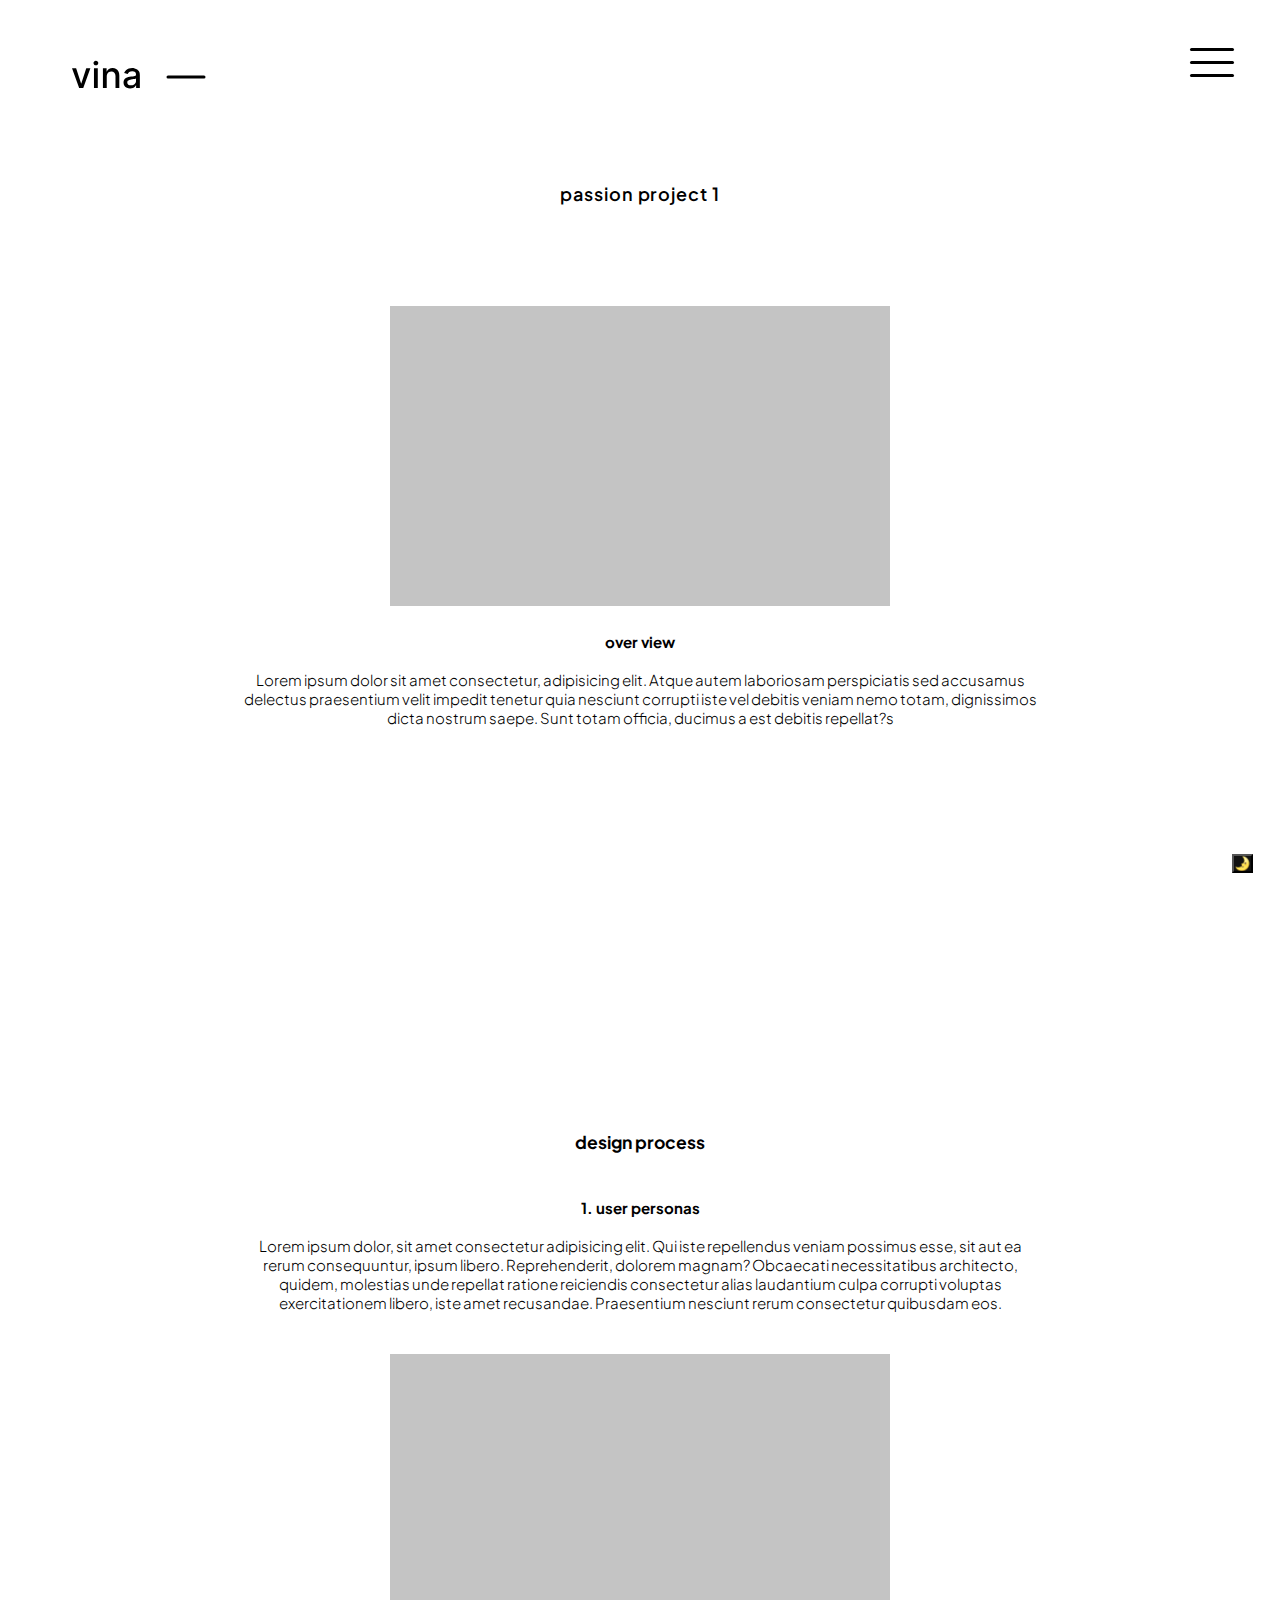
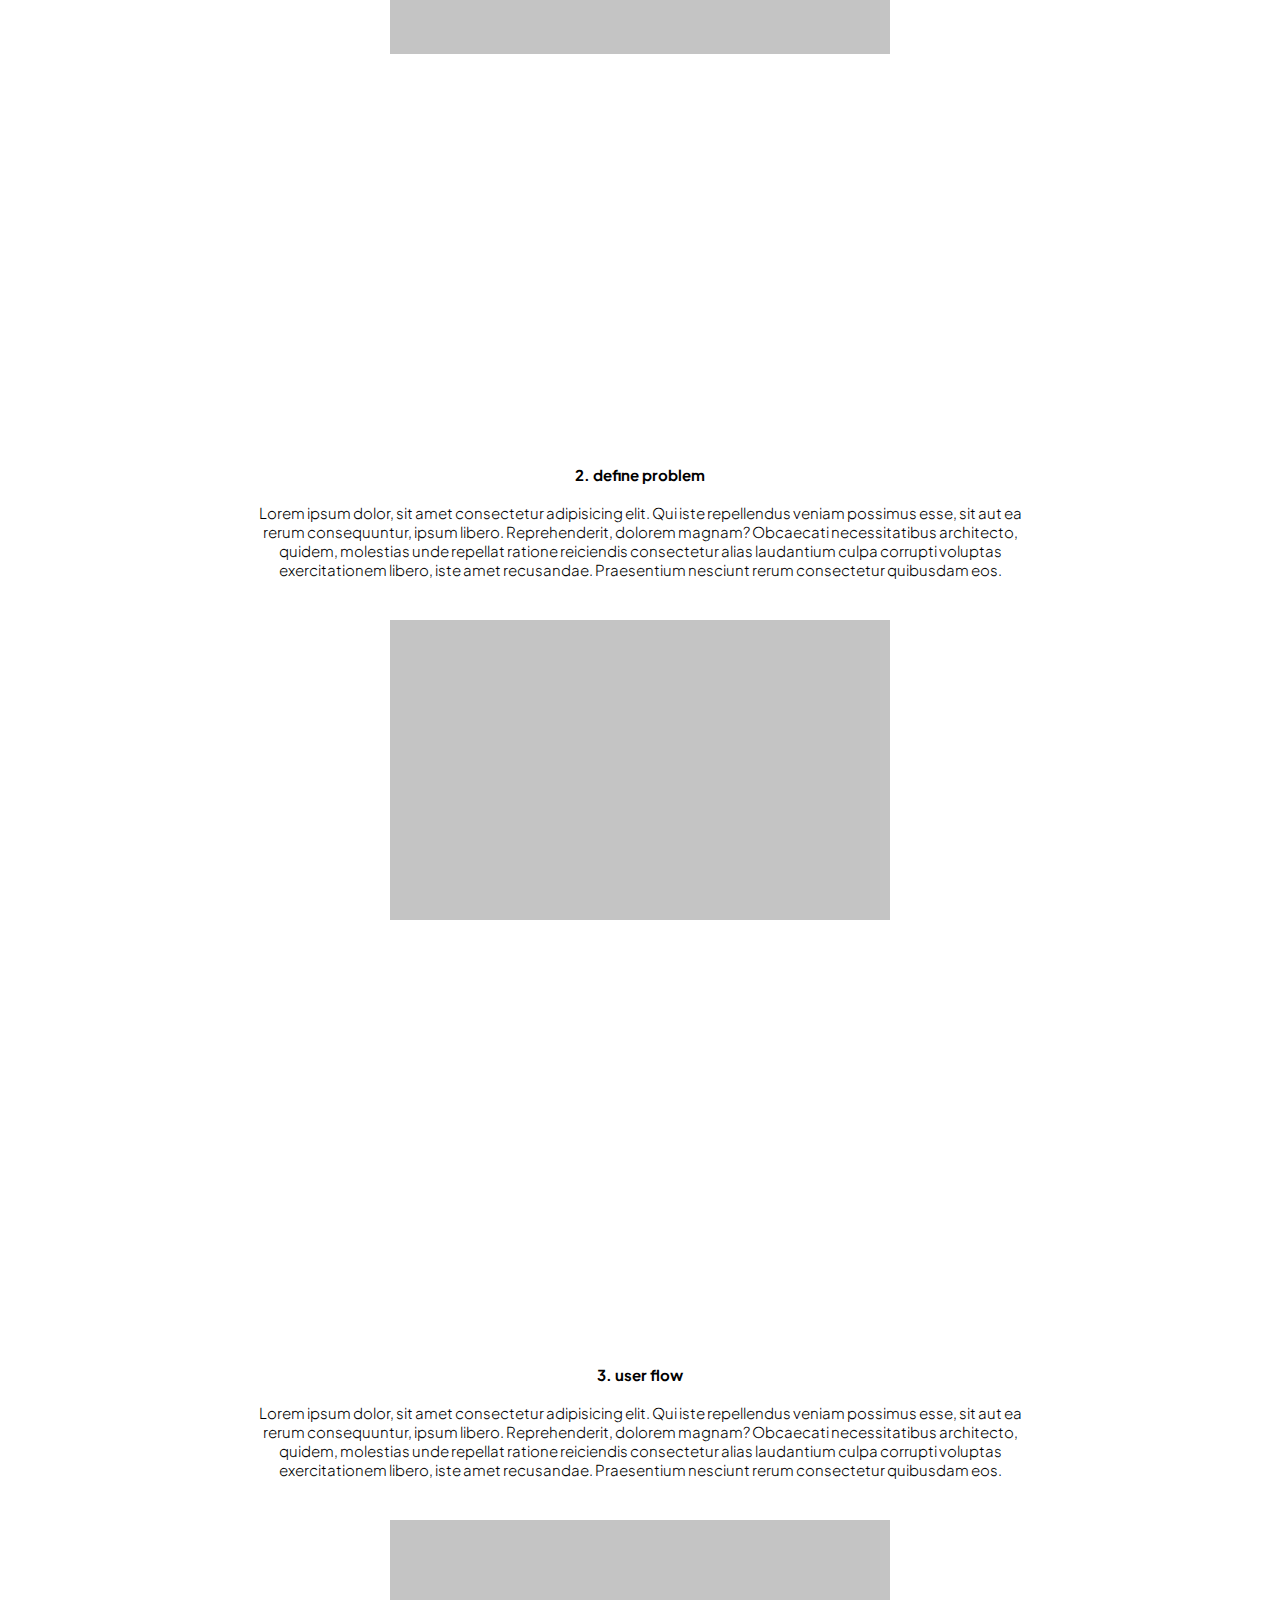
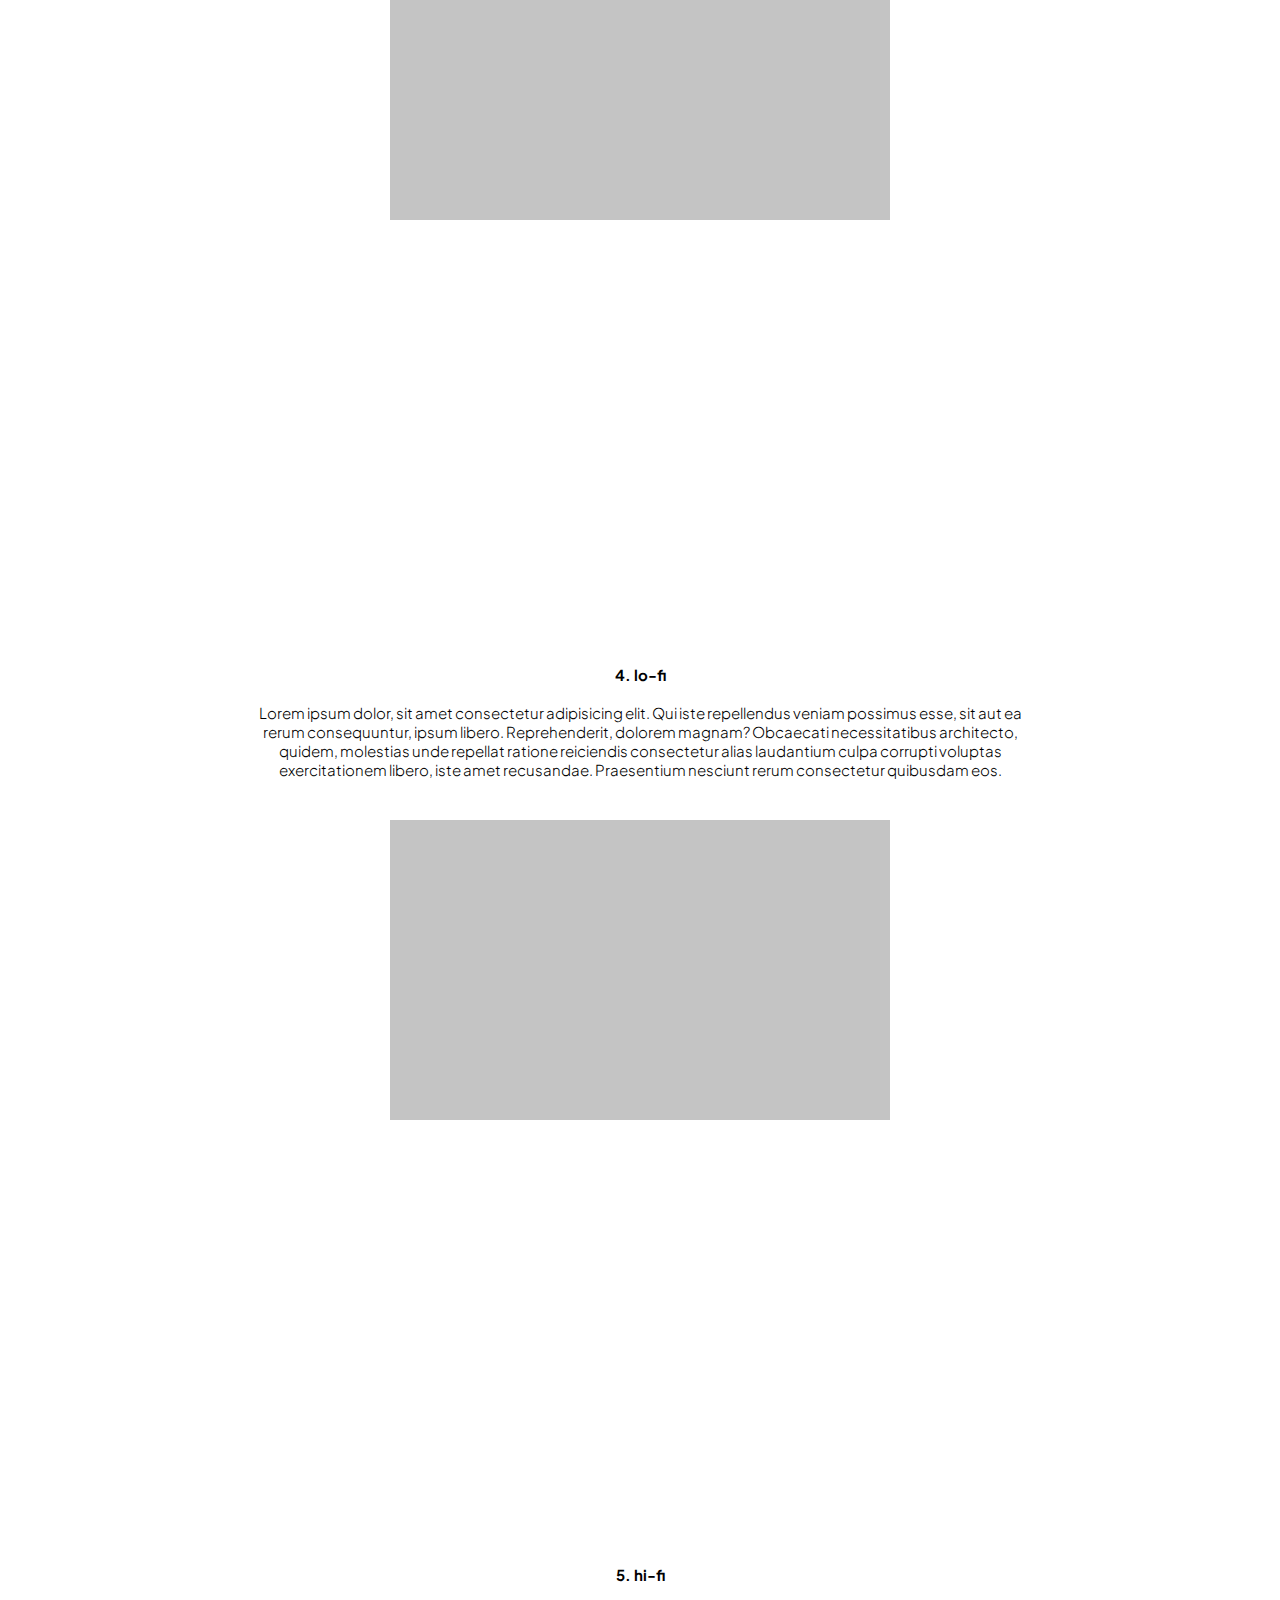
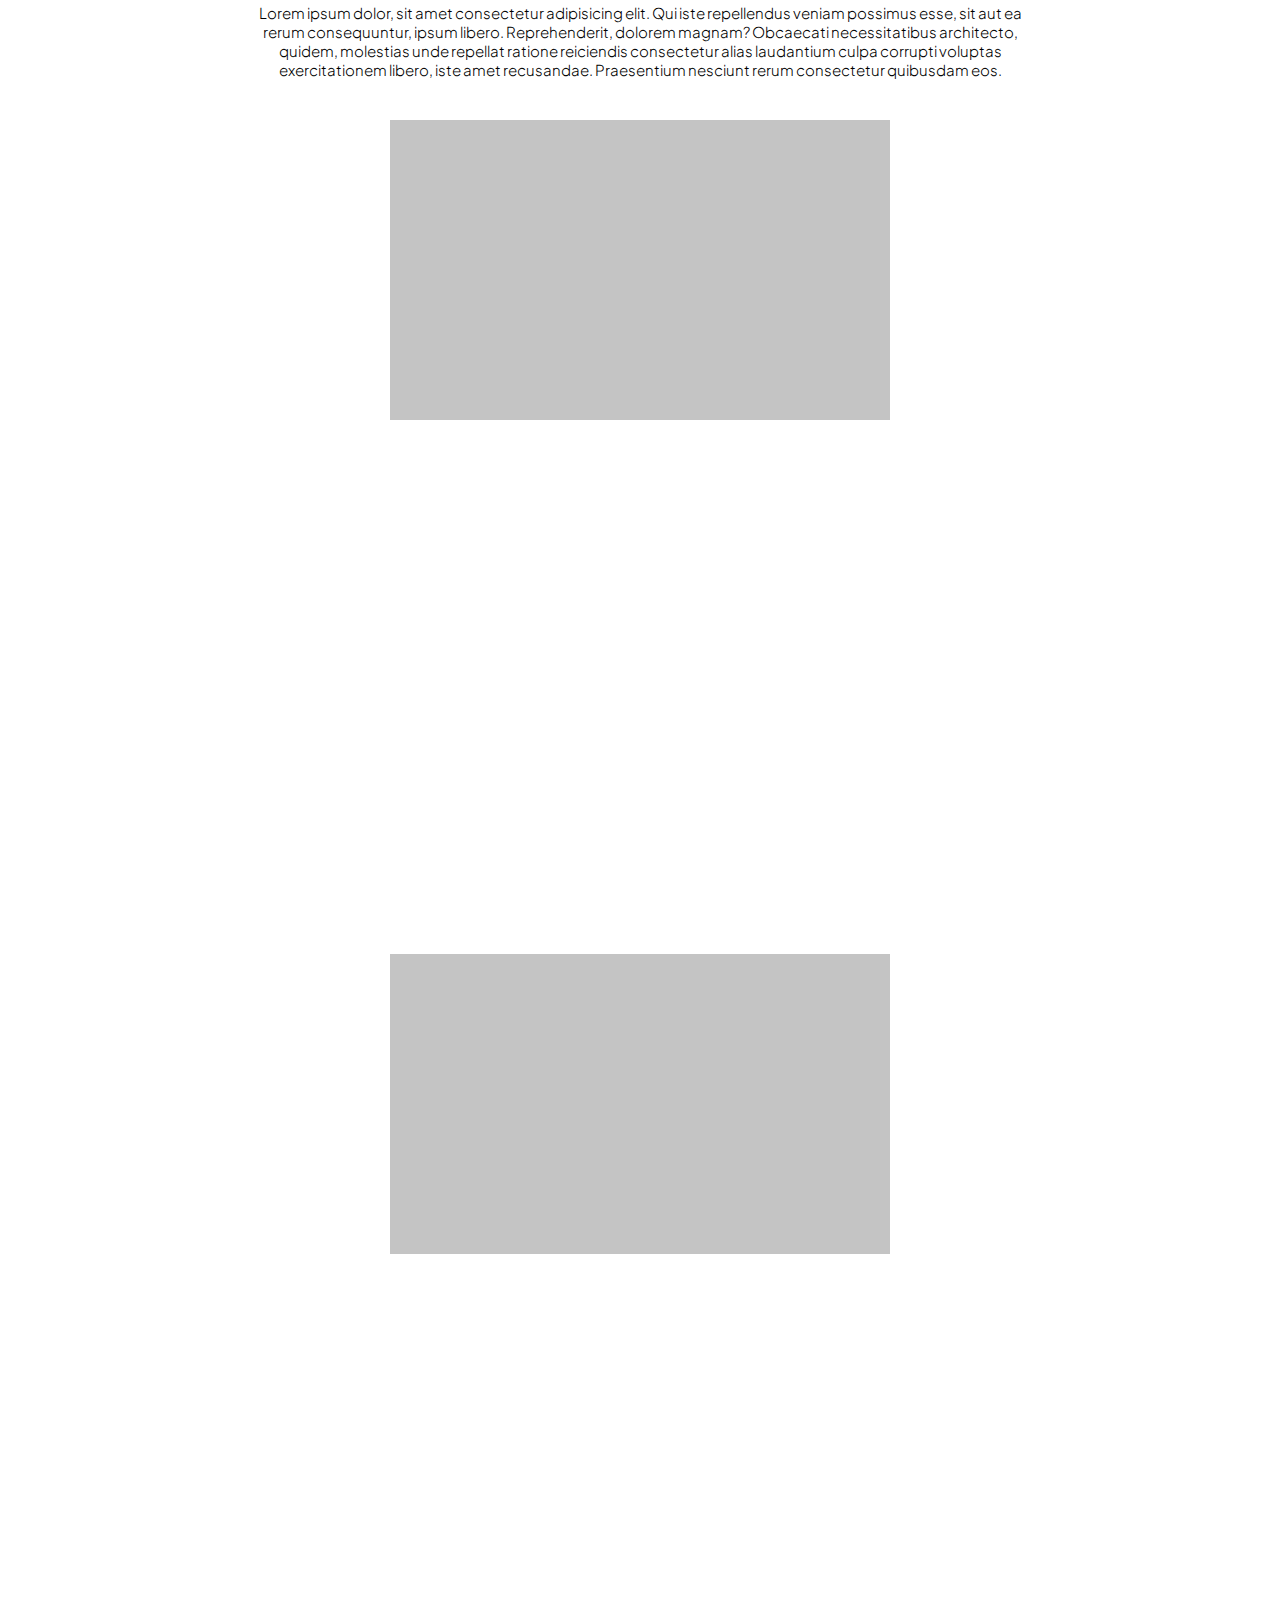
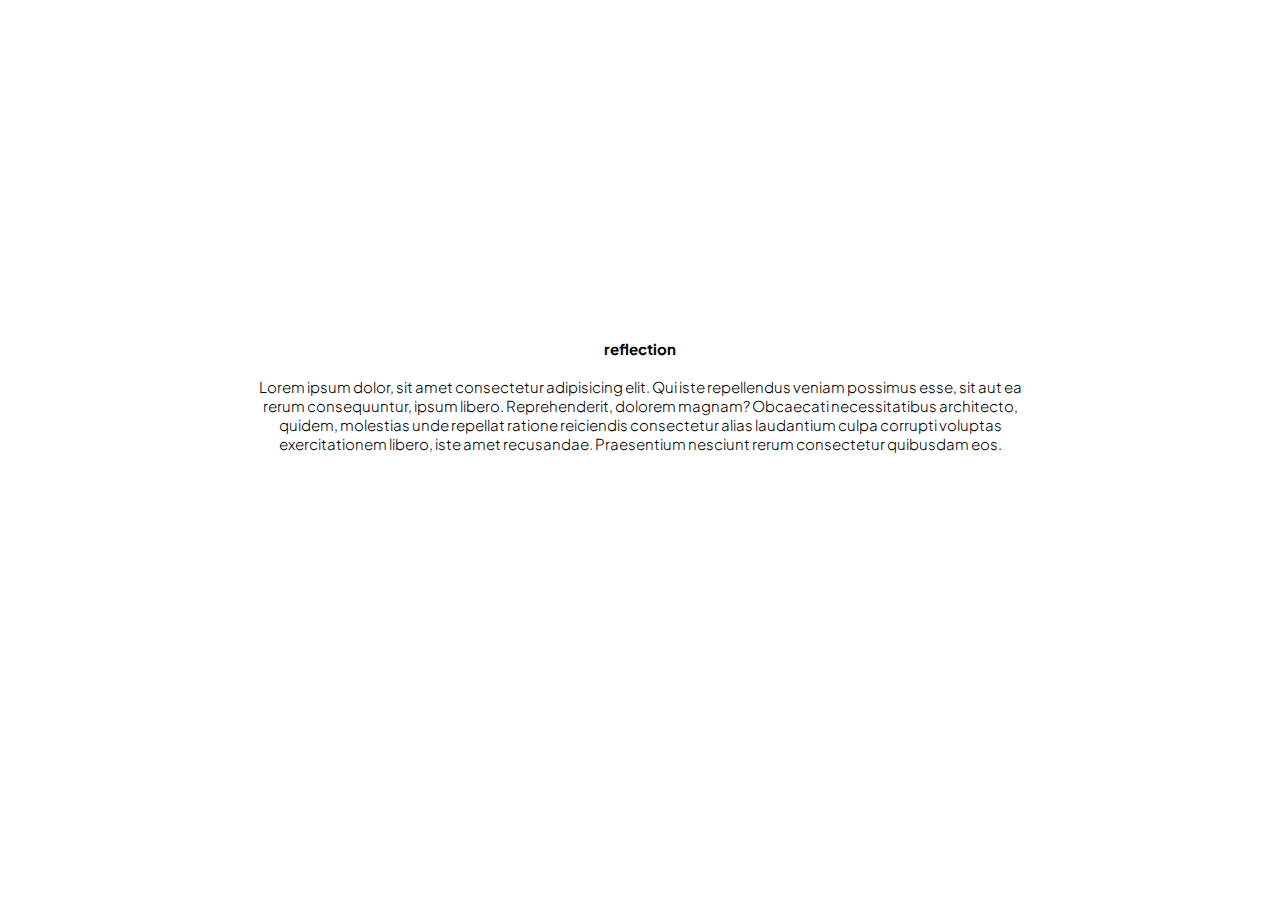
<file: pp1.html>
<!DOCTYPE html>
<html lang="en">
<head>
    <meta charset="UTF-8">
    <meta http-equiv="X-UA-Compatible" content="IE=edge">
    <meta name="viewport" content="width=device-width, initial-scale=1.0">
    <title>passion projects</title>

    <!--links-->
    <link rel="stylesheet" href="style.css">
    <script src="main.js"></script>

    <!--unicons-->
    <link rel="stylesheet" href="https://unicons.iconscout.com/release/v4.0.0/css/line.css"> 

</head>
<body>
  <header class="header" id="header">
      <nav class="nav__container">

        <div class="logo_burger">
          <a href="index.html" class="nav__logo">
            <svg width="134" height="29" viewBox="0 0 134 29" fill="none" xmlns="http://www.w3.org/2000/svg">
              <path d="M18.3679 8.36364L11.2472 28H7.15625L0.0227273 8.36364H4.12642L9.09943 23.4744H9.30398L14.2642 8.36364H18.3679ZM21.9602 28V8.36364H25.7827V28H21.9602ZM23.8906 5.33381C23.2259 5.33381 22.6548 5.11221 22.1776 4.66903C21.7088 4.21733 21.4744 3.6804 21.4744 3.05824C21.4744 2.42756 21.7088 1.89062 22.1776 1.44744C22.6548 0.995738 23.2259 0.769886 23.8906 0.769886C24.5554 0.769886 25.1222 0.995738 25.5909 1.44744C26.0682 1.89062 26.3068 2.42756 26.3068 3.05824C26.3068 3.6804 26.0682 4.21733 25.5909 4.66903C25.1222 5.11221 24.5554 5.33381 23.8906 5.33381ZM34.7475 16.3409V28H30.9251V8.36364H34.5941V11.5597H34.837C35.2887 10.5199 35.9961 9.68466 36.9592 9.05398C37.9308 8.4233 39.1538 8.10795 40.6282 8.10795C41.9663 8.10795 43.1381 8.3892 44.1438 8.9517C45.1495 9.50568 45.9293 10.3324 46.4833 11.4318C47.0373 12.5312 47.3143 13.8906 47.3143 15.5099V28H43.4918V15.9702C43.4918 14.5469 43.1211 13.4347 42.3796 12.6335C41.6381 11.8239 40.6197 11.419 39.3242 11.419C38.4379 11.419 37.6495 11.6108 36.9592 11.9943C36.2773 12.3778 35.7362 12.9403 35.3356 13.6818C34.9435 14.4148 34.7475 15.3011 34.7475 16.3409ZM58.1552 28.4347C56.9109 28.4347 55.7859 28.2045 54.7802 27.7443C53.7745 27.2756 52.9776 26.598 52.3896 25.7116C51.81 24.8253 51.5202 23.7386 51.5202 22.4517C51.5202 21.3437 51.7333 20.4318 52.1594 19.7159C52.5856 19 53.1609 18.4332 53.8853 18.0156C54.6097 17.598 55.4194 17.2827 56.3143 17.0696C57.2092 16.8565 58.1211 16.6946 59.0501 16.5838C60.2262 16.4474 61.1808 16.3366 61.9137 16.2514C62.6467 16.1577 63.1793 16.0085 63.5117 15.804C63.8441 15.5994 64.0103 15.267 64.0103 14.8068V14.7173C64.0103 13.6009 63.695 12.7358 63.0643 12.1222C62.4421 11.5085 61.5131 11.2017 60.2773 11.2017C58.9904 11.2017 57.9762 11.4872 57.2347 12.0582C56.5018 12.6207 55.9947 13.2472 55.7134 13.9375L52.1211 13.1193C52.5472 11.9261 53.1694 10.9631 53.9876 10.2301C54.8143 9.48864 55.7646 8.9517 56.8384 8.61932C57.9123 8.27841 59.0415 8.10795 60.2262 8.10795C61.0103 8.10795 61.8413 8.2017 62.7191 8.3892C63.6055 8.56818 64.4322 8.90057 65.1992 9.38636C65.9748 9.87216 66.6097 10.5668 67.104 11.4702C67.5984 12.3651 67.8455 13.5284 67.8455 14.9602V28H64.1126V25.3153H63.9592C63.712 25.8097 63.3413 26.2955 62.8469 26.7727C62.3526 27.25 61.7177 27.6463 60.9421 27.9616C60.1665 28.277 59.2376 28.4347 58.1552 28.4347ZM58.9862 25.3665C60.043 25.3665 60.9464 25.1577 61.6964 24.7401C62.4549 24.3224 63.0302 23.777 63.4222 23.1037C63.8228 22.4219 64.0231 21.6932 64.0231 20.9176V18.3864C63.8867 18.5227 63.6225 18.6506 63.2305 18.7699C62.8469 18.8807 62.408 18.9787 61.9137 19.0639C61.4194 19.1406 60.9379 19.2131 60.4691 19.2812C60.0004 19.3409 59.6083 19.392 59.293 19.4347C58.5515 19.5284 57.8739 19.6861 57.2603 19.9077C56.6552 20.1293 56.1694 20.4489 55.8029 20.8665C55.445 21.2756 55.266 21.821 55.266 22.5028C55.266 23.4489 55.6154 24.1648 56.3143 24.6506C57.0131 25.1278 57.9038 25.3665 58.9862 25.3665Z" fill="black"/>
              <path d="M96 17H132" stroke="black" stroke-width="3" stroke-linecap="round" stroke-linejoin="round"/>
              </svg>              
          </a>

          <body id="body" class="light-mode">
            <button type="button" name="dark_light" onclick="toggleDarkLight()" title="Toggle dark/light mode">🌛</button>
          </body>

    <nav role="navigation">
        <div id="menuToggle">
          <input type="checkbox" />
          <span></span>
          <span></span>
          <span></span>
          <ul id="menu">
            <a href="cc.html"><li>client projects</li></a>
            <a href="pp.html"><li>passion projects</li></a>
            <a href="art.html"><li>artsy stuff</li></a>
            <a href="about_me.html" class="me"><li>about me</li></a>
          </ul>
        </div>
      </nav>
        </div>
      </nav>

          <h2>
            passion project 1
          </h2>

        </header>  


        <div class="pp1__content">
        <div class="page">
          <span>
          <img src="Rectangle 5.png">
          <h4>over view </h4>
          <p> Lorem ipsum dolor sit amet consectetur, adipisicing elit. Atque autem laboriosam perspiciatis sed accusamus delectus praesentium velit impedit tenetur quia nesciunt corrupti iste vel debitis veniam nemo totam, dignissimos dicta nostrum saepe. Sunt totam officia, ducimus a est debitis repellat?s</p>
          </span>
        </div>
        <div class="page">
          <span>
          <h3>design process</h3>
          <h4>1. user personas</h4>
          <p>Lorem ipsum dolor, sit amet consectetur adipisicing elit. Qui iste repellendus veniam possimus esse, sit aut ea rerum consequuntur, ipsum libero. Reprehenderit, dolorem magnam? Obcaecati necessitatibus architecto, quidem, molestias unde repellat ratione reiciendis consectetur alias laudantium culpa corrupti voluptas exercitationem libero, iste amet recusandae. Praesentium nesciunt rerum consectetur quibusdam eos.</p>
          <img src="Rectangle 5.png">
          <span>
        </div>
        <div class="page">
          <span>
          <h4>2. define problem</h4>
          <p>Lorem ipsum dolor, sit amet consectetur adipisicing elit. Qui iste repellendus veniam possimus esse, sit aut ea rerum consequuntur, ipsum libero. Reprehenderit, dolorem magnam? Obcaecati necessitatibus architecto, quidem, molestias unde repellat ratione reiciendis consectetur alias laudantium culpa corrupti voluptas exercitationem libero, iste amet recusandae. Praesentium nesciunt rerum consectetur quibusdam eos.</p>
          <img src="Rectangle 5.png">
          <span>
        </div>
        <div class="page">
          <span>
          <h4>3. user flow</h4>
          <p>Lorem ipsum dolor, sit amet consectetur adipisicing elit. Qui iste repellendus veniam possimus esse, sit aut ea rerum consequuntur, ipsum libero. Reprehenderit, dolorem magnam? Obcaecati necessitatibus architecto, quidem, molestias unde repellat ratione reiciendis consectetur alias laudantium culpa corrupti voluptas exercitationem libero, iste amet recusandae. Praesentium nesciunt rerum consectetur quibusdam eos.</p>
          <img src="Rectangle 5.png">
          <span>
        </div>
        <div class="page">
          <span>
          <h4>4. lo-fi</h4>
          <p>Lorem ipsum dolor, sit amet consectetur adipisicing elit. Qui iste repellendus veniam possimus esse, sit aut ea rerum consequuntur, ipsum libero. Reprehenderit, dolorem magnam? Obcaecati necessitatibus architecto, quidem, molestias unde repellat ratione reiciendis consectetur alias laudantium culpa corrupti voluptas exercitationem libero, iste amet recusandae. Praesentium nesciunt rerum consectetur quibusdam eos.</p>
          <img src="Rectangle 5.png">
          <span>
        </div>
        <div class="page">
          <span>
          <h4>5. hi-fi</h4>
          <p>Lorem ipsum dolor, sit amet consectetur adipisicing elit. Qui iste repellendus veniam possimus esse, sit aut ea rerum consequuntur, ipsum libero. Reprehenderit, dolorem magnam? Obcaecati necessitatibus architecto, quidem, molestias unde repellat ratione reiciendis consectetur alias laudantium culpa corrupti voluptas exercitationem libero, iste amet recusandae. Praesentium nesciunt rerum consectetur quibusdam eos.</p>
          <img src="Rectangle 5.png">
          <span>
        </div>
        <div class="page">
          <span>
          <img src="Rectangle 5.png">
          <span>
        </div>
        <div class="page">
          <span>
          <h4>reflection</h4>
          <p>Lorem ipsum dolor, sit amet consectetur adipisicing elit. Qui iste repellendus veniam possimus esse, sit aut ea rerum consequuntur, ipsum libero. Reprehenderit, dolorem magnam? Obcaecati necessitatibus architecto, quidem, molestias unde repellat ratione reiciendis consectetur alias laudantium culpa corrupti voluptas exercitationem libero, iste amet recusandae. Praesentium nesciunt rerum consectetur quibusdam eos.</p>
          <span>
        </div>
        </div>
</file>
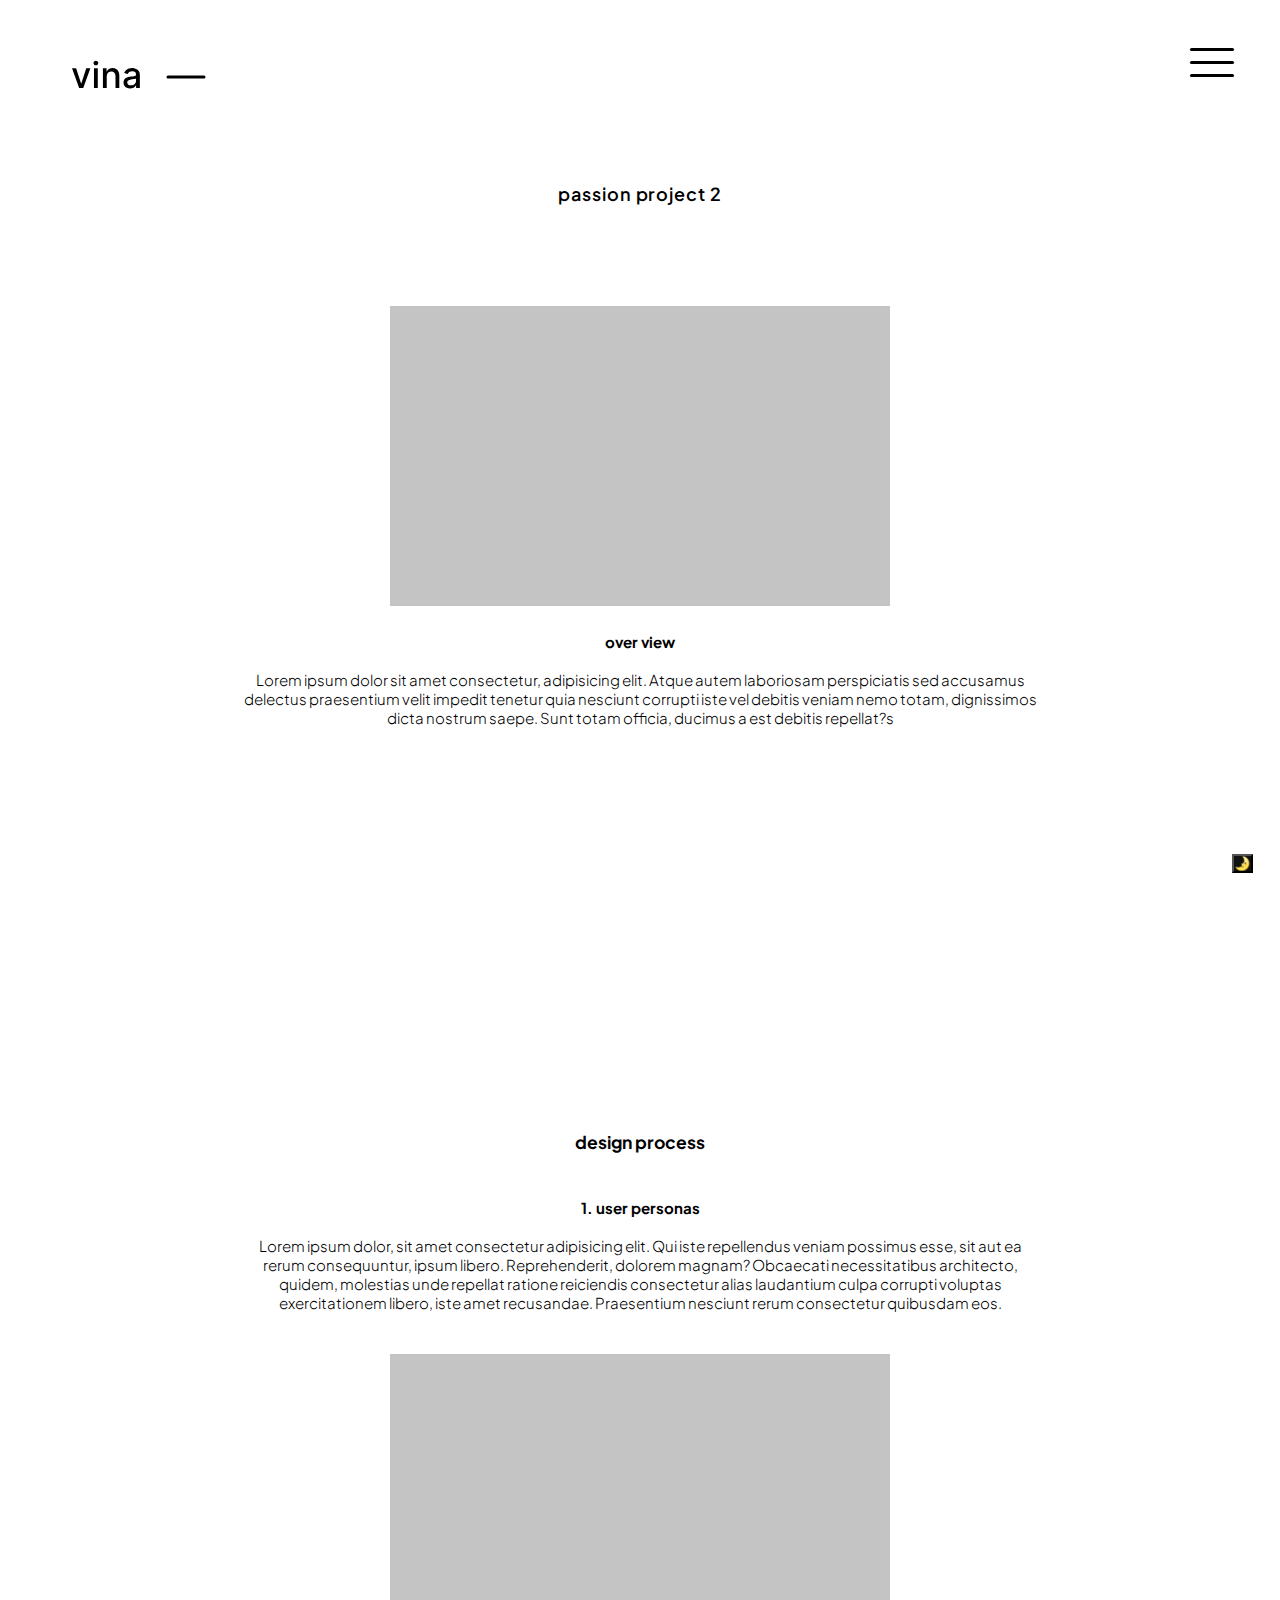
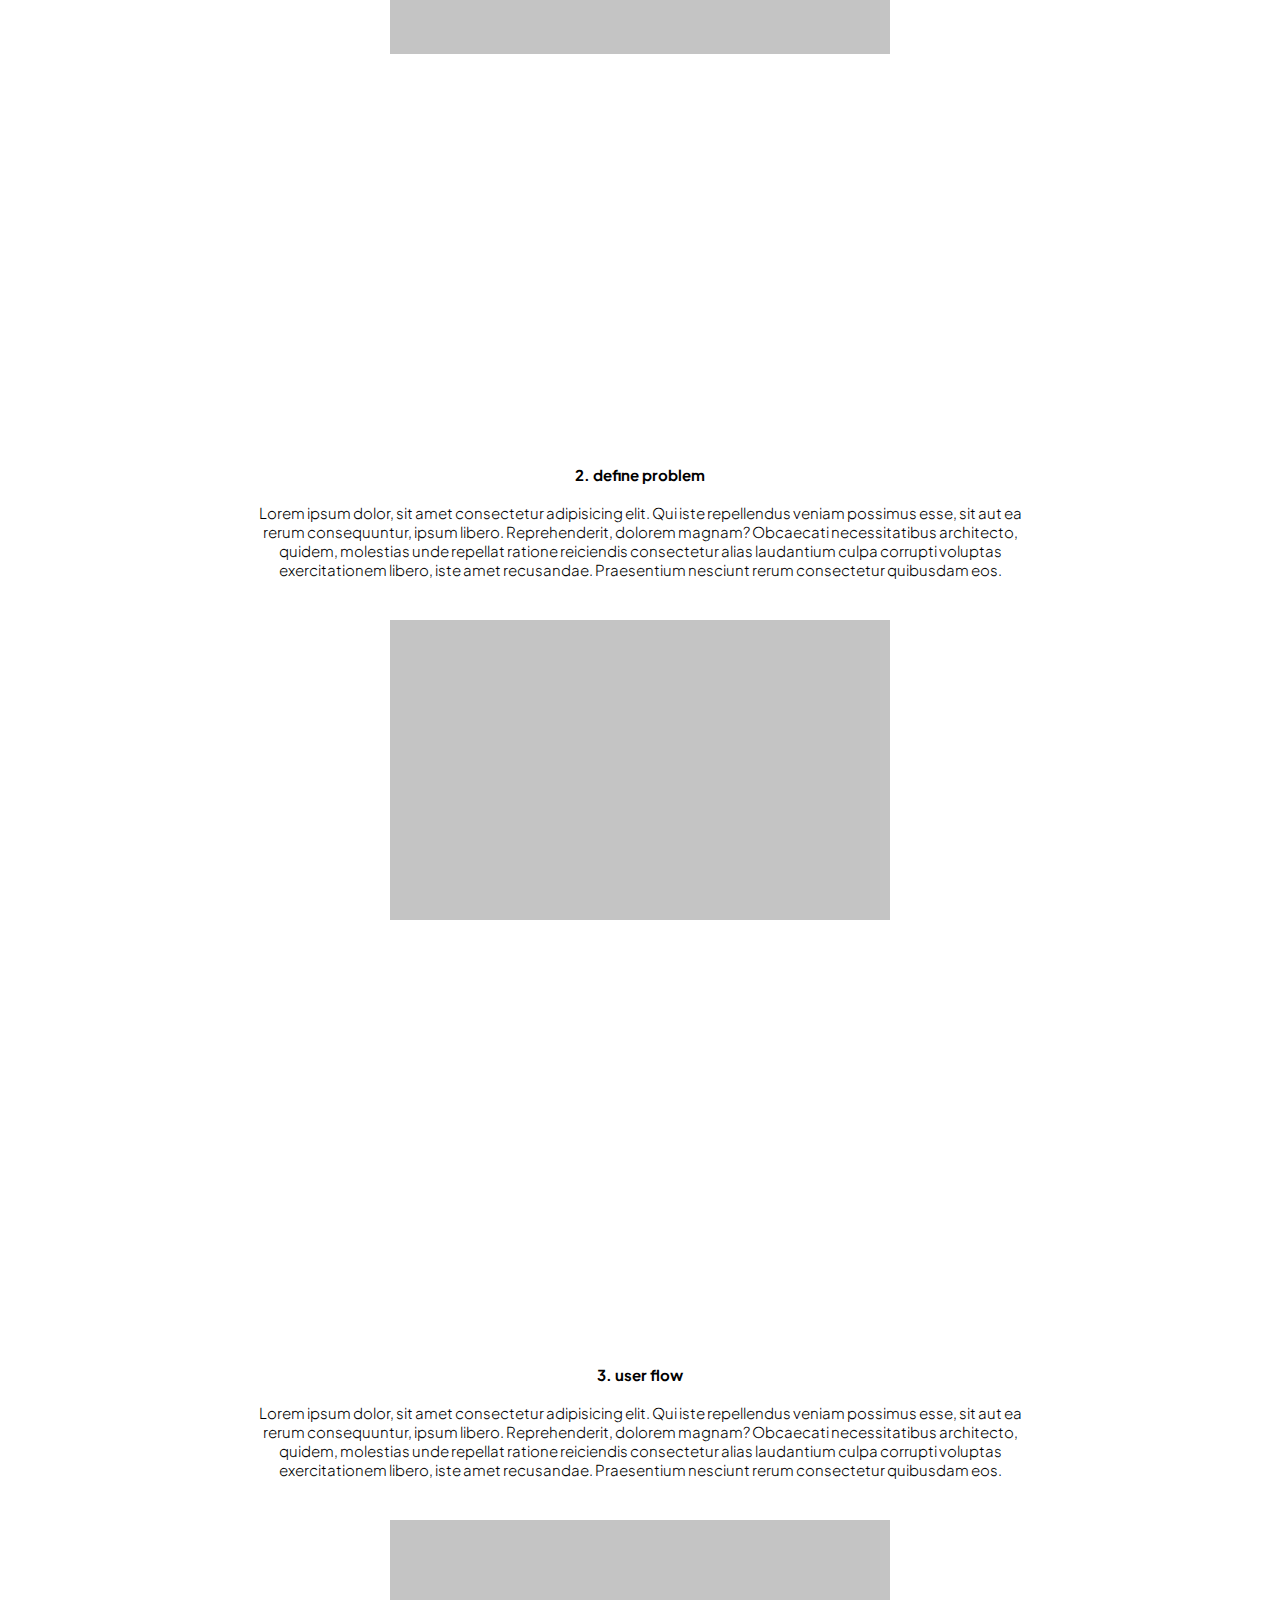
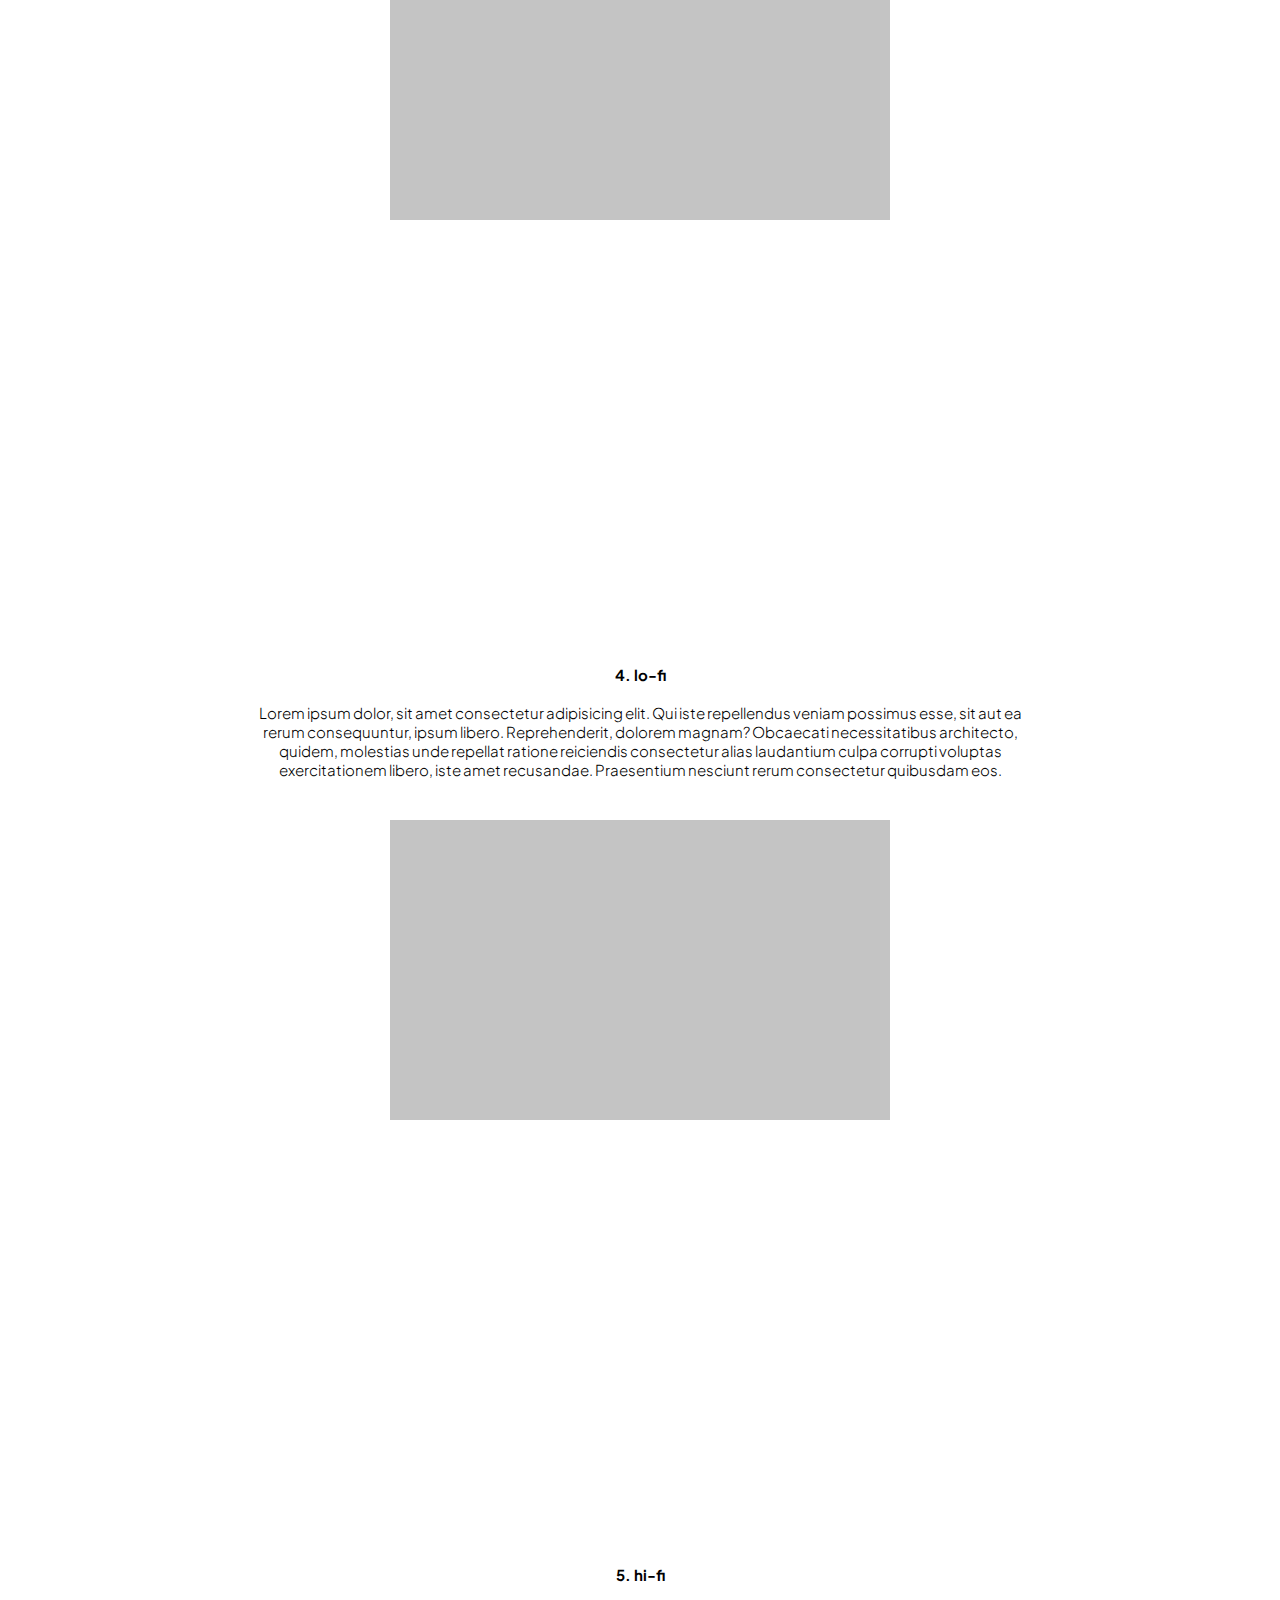
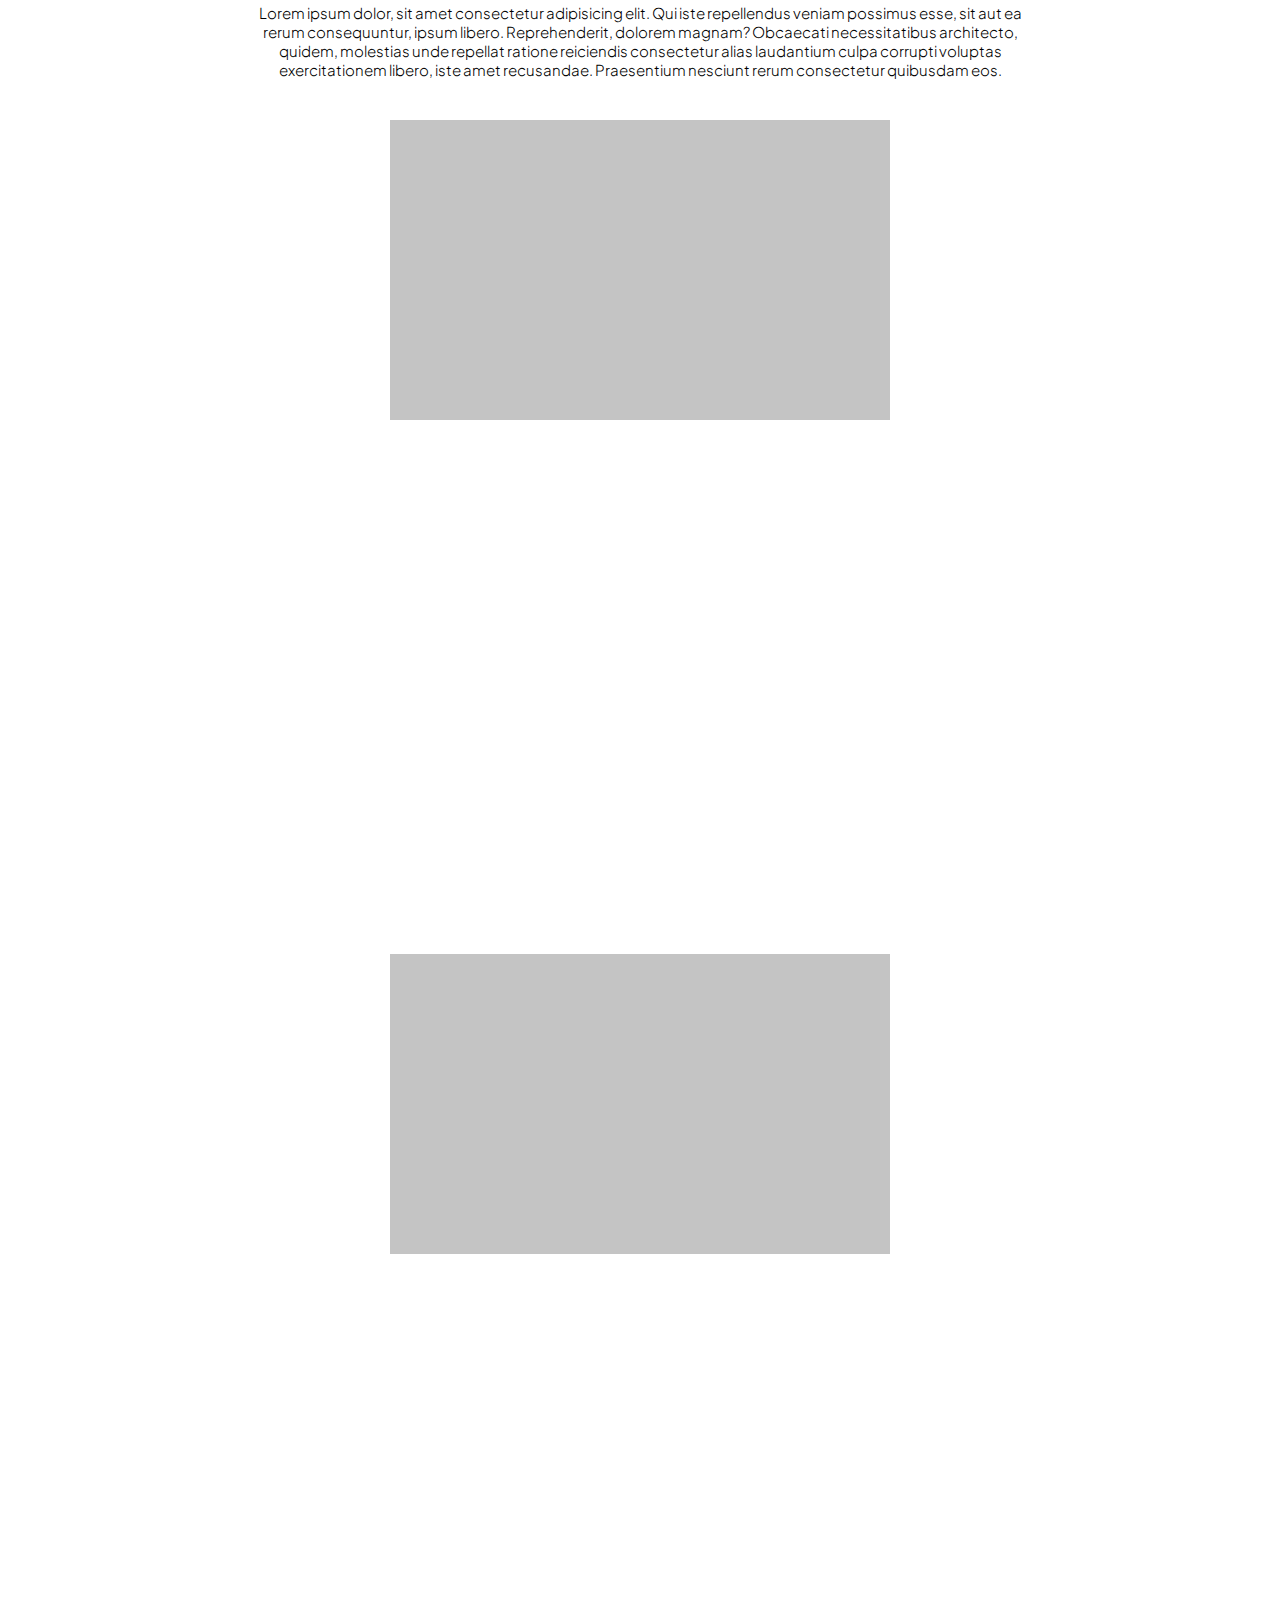
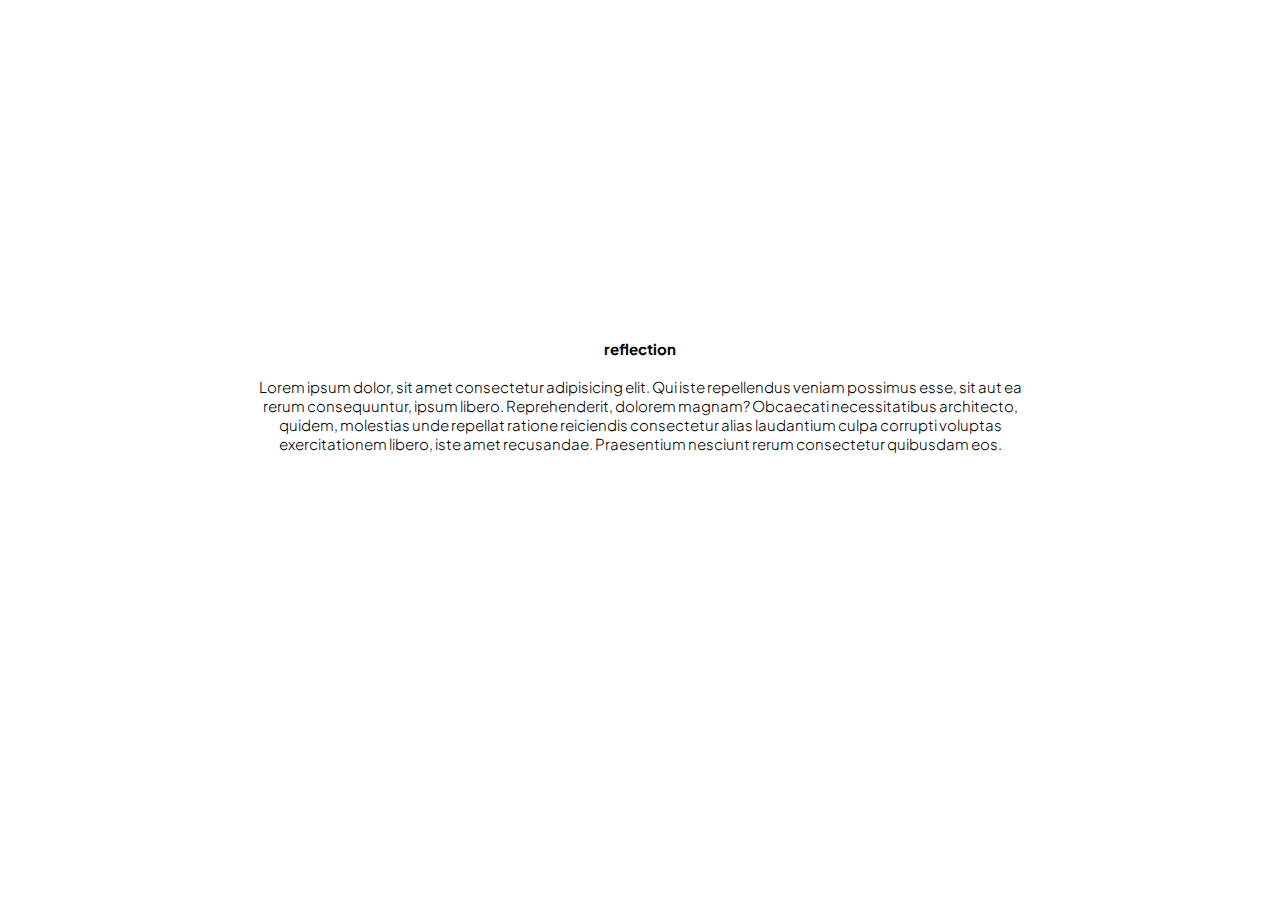
<file: pp2.html>
<!DOCTYPE html>
<html lang="en">
<head>
    <meta charset="UTF-8">
    <meta http-equiv="X-UA-Compatible" content="IE=edge">
    <meta name="viewport" content="width=device-width, initial-scale=1.0">
    <title>passion projects</title>

    <!--links-->
    <link rel="stylesheet" href="style.css">
    <script src="main.js"></script>

    <!--unicons-->
    <link rel="stylesheet" href="https://unicons.iconscout.com/release/v4.0.0/css/line.css"> 

</head>
<body>
  <header class="header" id="header">
      <nav class="nav__container">

        <div class="logo_burger">
          <a href="index.html" class="nav__logo">
            <svg width="134" height="29" viewBox="0 0 134 29" fill="none" xmlns="http://www.w3.org/2000/svg">
              <path d="M18.3679 8.36364L11.2472 28H7.15625L0.0227273 8.36364H4.12642L9.09943 23.4744H9.30398L14.2642 8.36364H18.3679ZM21.9602 28V8.36364H25.7827V28H21.9602ZM23.8906 5.33381C23.2259 5.33381 22.6548 5.11221 22.1776 4.66903C21.7088 4.21733 21.4744 3.6804 21.4744 3.05824C21.4744 2.42756 21.7088 1.89062 22.1776 1.44744C22.6548 0.995738 23.2259 0.769886 23.8906 0.769886C24.5554 0.769886 25.1222 0.995738 25.5909 1.44744C26.0682 1.89062 26.3068 2.42756 26.3068 3.05824C26.3068 3.6804 26.0682 4.21733 25.5909 4.66903C25.1222 5.11221 24.5554 5.33381 23.8906 5.33381ZM34.7475 16.3409V28H30.9251V8.36364H34.5941V11.5597H34.837C35.2887 10.5199 35.9961 9.68466 36.9592 9.05398C37.9308 8.4233 39.1538 8.10795 40.6282 8.10795C41.9663 8.10795 43.1381 8.3892 44.1438 8.9517C45.1495 9.50568 45.9293 10.3324 46.4833 11.4318C47.0373 12.5312 47.3143 13.8906 47.3143 15.5099V28H43.4918V15.9702C43.4918 14.5469 43.1211 13.4347 42.3796 12.6335C41.6381 11.8239 40.6197 11.419 39.3242 11.419C38.4379 11.419 37.6495 11.6108 36.9592 11.9943C36.2773 12.3778 35.7362 12.9403 35.3356 13.6818C34.9435 14.4148 34.7475 15.3011 34.7475 16.3409ZM58.1552 28.4347C56.9109 28.4347 55.7859 28.2045 54.7802 27.7443C53.7745 27.2756 52.9776 26.598 52.3896 25.7116C51.81 24.8253 51.5202 23.7386 51.5202 22.4517C51.5202 21.3437 51.7333 20.4318 52.1594 19.7159C52.5856 19 53.1609 18.4332 53.8853 18.0156C54.6097 17.598 55.4194 17.2827 56.3143 17.0696C57.2092 16.8565 58.1211 16.6946 59.0501 16.5838C60.2262 16.4474 61.1808 16.3366 61.9137 16.2514C62.6467 16.1577 63.1793 16.0085 63.5117 15.804C63.8441 15.5994 64.0103 15.267 64.0103 14.8068V14.7173C64.0103 13.6009 63.695 12.7358 63.0643 12.1222C62.4421 11.5085 61.5131 11.2017 60.2773 11.2017C58.9904 11.2017 57.9762 11.4872 57.2347 12.0582C56.5018 12.6207 55.9947 13.2472 55.7134 13.9375L52.1211 13.1193C52.5472 11.9261 53.1694 10.9631 53.9876 10.2301C54.8143 9.48864 55.7646 8.9517 56.8384 8.61932C57.9123 8.27841 59.0415 8.10795 60.2262 8.10795C61.0103 8.10795 61.8413 8.2017 62.7191 8.3892C63.6055 8.56818 64.4322 8.90057 65.1992 9.38636C65.9748 9.87216 66.6097 10.5668 67.104 11.4702C67.5984 12.3651 67.8455 13.5284 67.8455 14.9602V28H64.1126V25.3153H63.9592C63.712 25.8097 63.3413 26.2955 62.8469 26.7727C62.3526 27.25 61.7177 27.6463 60.9421 27.9616C60.1665 28.277 59.2376 28.4347 58.1552 28.4347ZM58.9862 25.3665C60.043 25.3665 60.9464 25.1577 61.6964 24.7401C62.4549 24.3224 63.0302 23.777 63.4222 23.1037C63.8228 22.4219 64.0231 21.6932 64.0231 20.9176V18.3864C63.8867 18.5227 63.6225 18.6506 63.2305 18.7699C62.8469 18.8807 62.408 18.9787 61.9137 19.0639C61.4194 19.1406 60.9379 19.2131 60.4691 19.2812C60.0004 19.3409 59.6083 19.392 59.293 19.4347C58.5515 19.5284 57.8739 19.6861 57.2603 19.9077C56.6552 20.1293 56.1694 20.4489 55.8029 20.8665C55.445 21.2756 55.266 21.821 55.266 22.5028C55.266 23.4489 55.6154 24.1648 56.3143 24.6506C57.0131 25.1278 57.9038 25.3665 58.9862 25.3665Z" fill="black"/>
              <path d="M96 17H132" stroke="black" stroke-width="3" stroke-linecap="round" stroke-linejoin="round"/>
              </svg>              
          </a>

          <body id="body" class="light-mode">
            <button type="button" name="dark_light" onclick="toggleDarkLight()" title="Toggle dark/light mode">🌛</button>
          </body>

    <nav role="navigation">
        <div id="menuToggle">
          <input type="checkbox" />
          <span></span>
          <span></span>
          <span></span>
          <ul id="menu">
            <a href="cc.html"><li>client projects</li></a>
            <a href="pp.html"><li>passion projects</li></a>
            <a href="art.html"><li>artsy stuff</li></a>
            <a href="about_me.html" class="me"><li>about me</li></a>
          </ul>
        </div>
      </nav>
        </div>
      </nav>

          <h2>
            passion project 2
          </h2>

        </header>  


        <div class="pp1__content">
        <div class="page">
          <span>
          <img src="Rectangle 5.png">
          <h4>over view </h4>
          <p> Lorem ipsum dolor sit amet consectetur, adipisicing elit. Atque autem laboriosam perspiciatis sed accusamus delectus praesentium velit impedit tenetur quia nesciunt corrupti iste vel debitis veniam nemo totam, dignissimos dicta nostrum saepe. Sunt totam officia, ducimus a est debitis repellat?s</p>
          </span>
        </div>
        <div class="page">
          <span>
          <h3>design process</h3>
          <h4>1. user personas</h4>
          <p>Lorem ipsum dolor, sit amet consectetur adipisicing elit. Qui iste repellendus veniam possimus esse, sit aut ea rerum consequuntur, ipsum libero. Reprehenderit, dolorem magnam? Obcaecati necessitatibus architecto, quidem, molestias unde repellat ratione reiciendis consectetur alias laudantium culpa corrupti voluptas exercitationem libero, iste amet recusandae. Praesentium nesciunt rerum consectetur quibusdam eos.</p>
          <img src="Rectangle 5.png">
          <span>
        </div>
        <div class="page">
          <span>
          <h4>2. define problem</h4>
          <p>Lorem ipsum dolor, sit amet consectetur adipisicing elit. Qui iste repellendus veniam possimus esse, sit aut ea rerum consequuntur, ipsum libero. Reprehenderit, dolorem magnam? Obcaecati necessitatibus architecto, quidem, molestias unde repellat ratione reiciendis consectetur alias laudantium culpa corrupti voluptas exercitationem libero, iste amet recusandae. Praesentium nesciunt rerum consectetur quibusdam eos.</p>
          <img src="Rectangle 5.png">
          <span>
        </div>
        <div class="page">
          <span>
          <h4>3. user flow</h4>
          <p>Lorem ipsum dolor, sit amet consectetur adipisicing elit. Qui iste repellendus veniam possimus esse, sit aut ea rerum consequuntur, ipsum libero. Reprehenderit, dolorem magnam? Obcaecati necessitatibus architecto, quidem, molestias unde repellat ratione reiciendis consectetur alias laudantium culpa corrupti voluptas exercitationem libero, iste amet recusandae. Praesentium nesciunt rerum consectetur quibusdam eos.</p>
          <img src="Rectangle 5.png">
          <span>
        </div>
        <div class="page">
          <span>
          <h4>4. lo-fi</h4>
          <p>Lorem ipsum dolor, sit amet consectetur adipisicing elit. Qui iste repellendus veniam possimus esse, sit aut ea rerum consequuntur, ipsum libero. Reprehenderit, dolorem magnam? Obcaecati necessitatibus architecto, quidem, molestias unde repellat ratione reiciendis consectetur alias laudantium culpa corrupti voluptas exercitationem libero, iste amet recusandae. Praesentium nesciunt rerum consectetur quibusdam eos.</p>
          <img src="Rectangle 5.png">
          <span>
        </div>
        <div class="page">
          <span>
          <h4>5. hi-fi</h4>
          <p>Lorem ipsum dolor, sit amet consectetur adipisicing elit. Qui iste repellendus veniam possimus esse, sit aut ea rerum consequuntur, ipsum libero. Reprehenderit, dolorem magnam? Obcaecati necessitatibus architecto, quidem, molestias unde repellat ratione reiciendis consectetur alias laudantium culpa corrupti voluptas exercitationem libero, iste amet recusandae. Praesentium nesciunt rerum consectetur quibusdam eos.</p>
          <img src="Rectangle 5.png">
          <span>
        </div>
        <div class="page">
          <span>
          <img src="Rectangle 5.png">
          <span>
        </div>
        <div class="page">
          <span>
          <h4>reflection</h4>
          <p>Lorem ipsum dolor, sit amet consectetur adipisicing elit. Qui iste repellendus veniam possimus esse, sit aut ea rerum consequuntur, ipsum libero. Reprehenderit, dolorem magnam? Obcaecati necessitatibus architecto, quidem, molestias unde repellat ratione reiciendis consectetur alias laudantium culpa corrupti voluptas exercitationem libero, iste amet recusandae. Praesentium nesciunt rerum consectetur quibusdam eos.</p>
          <span>
        </div>
        </div>
</file>
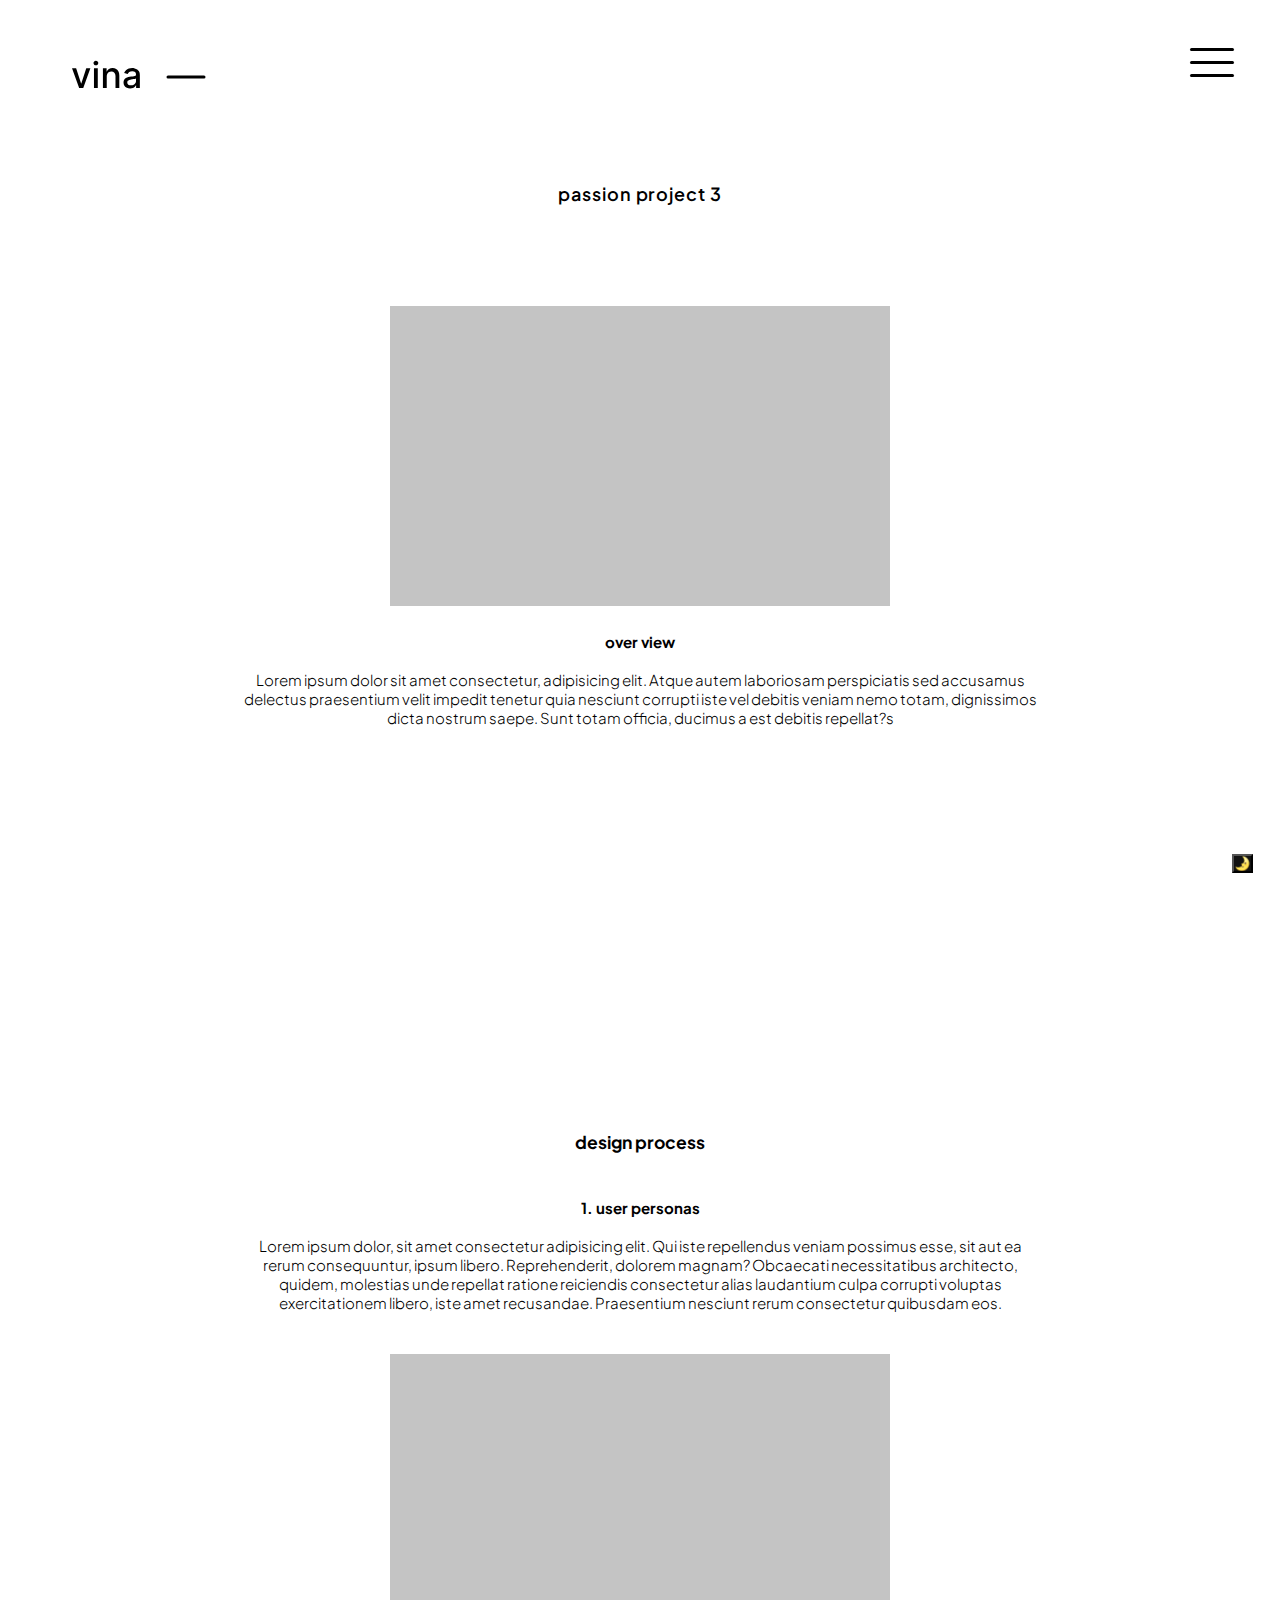
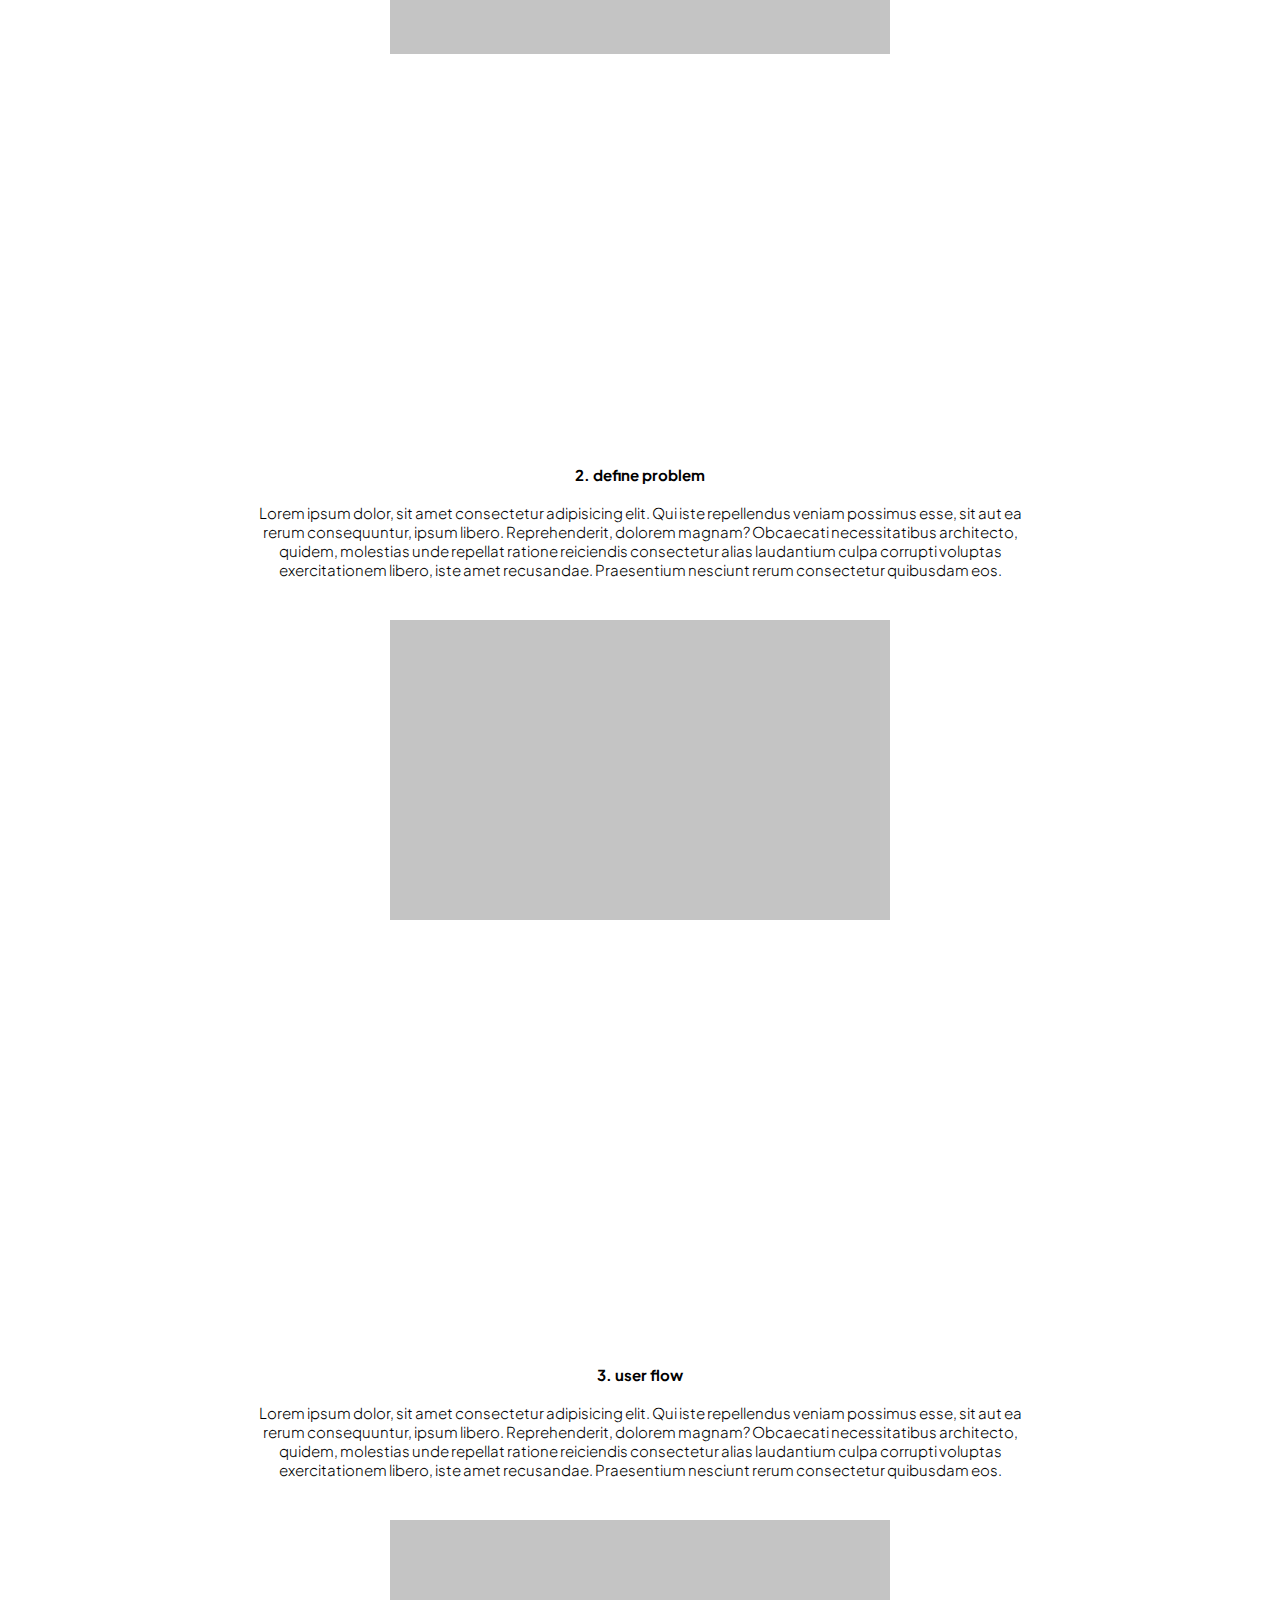
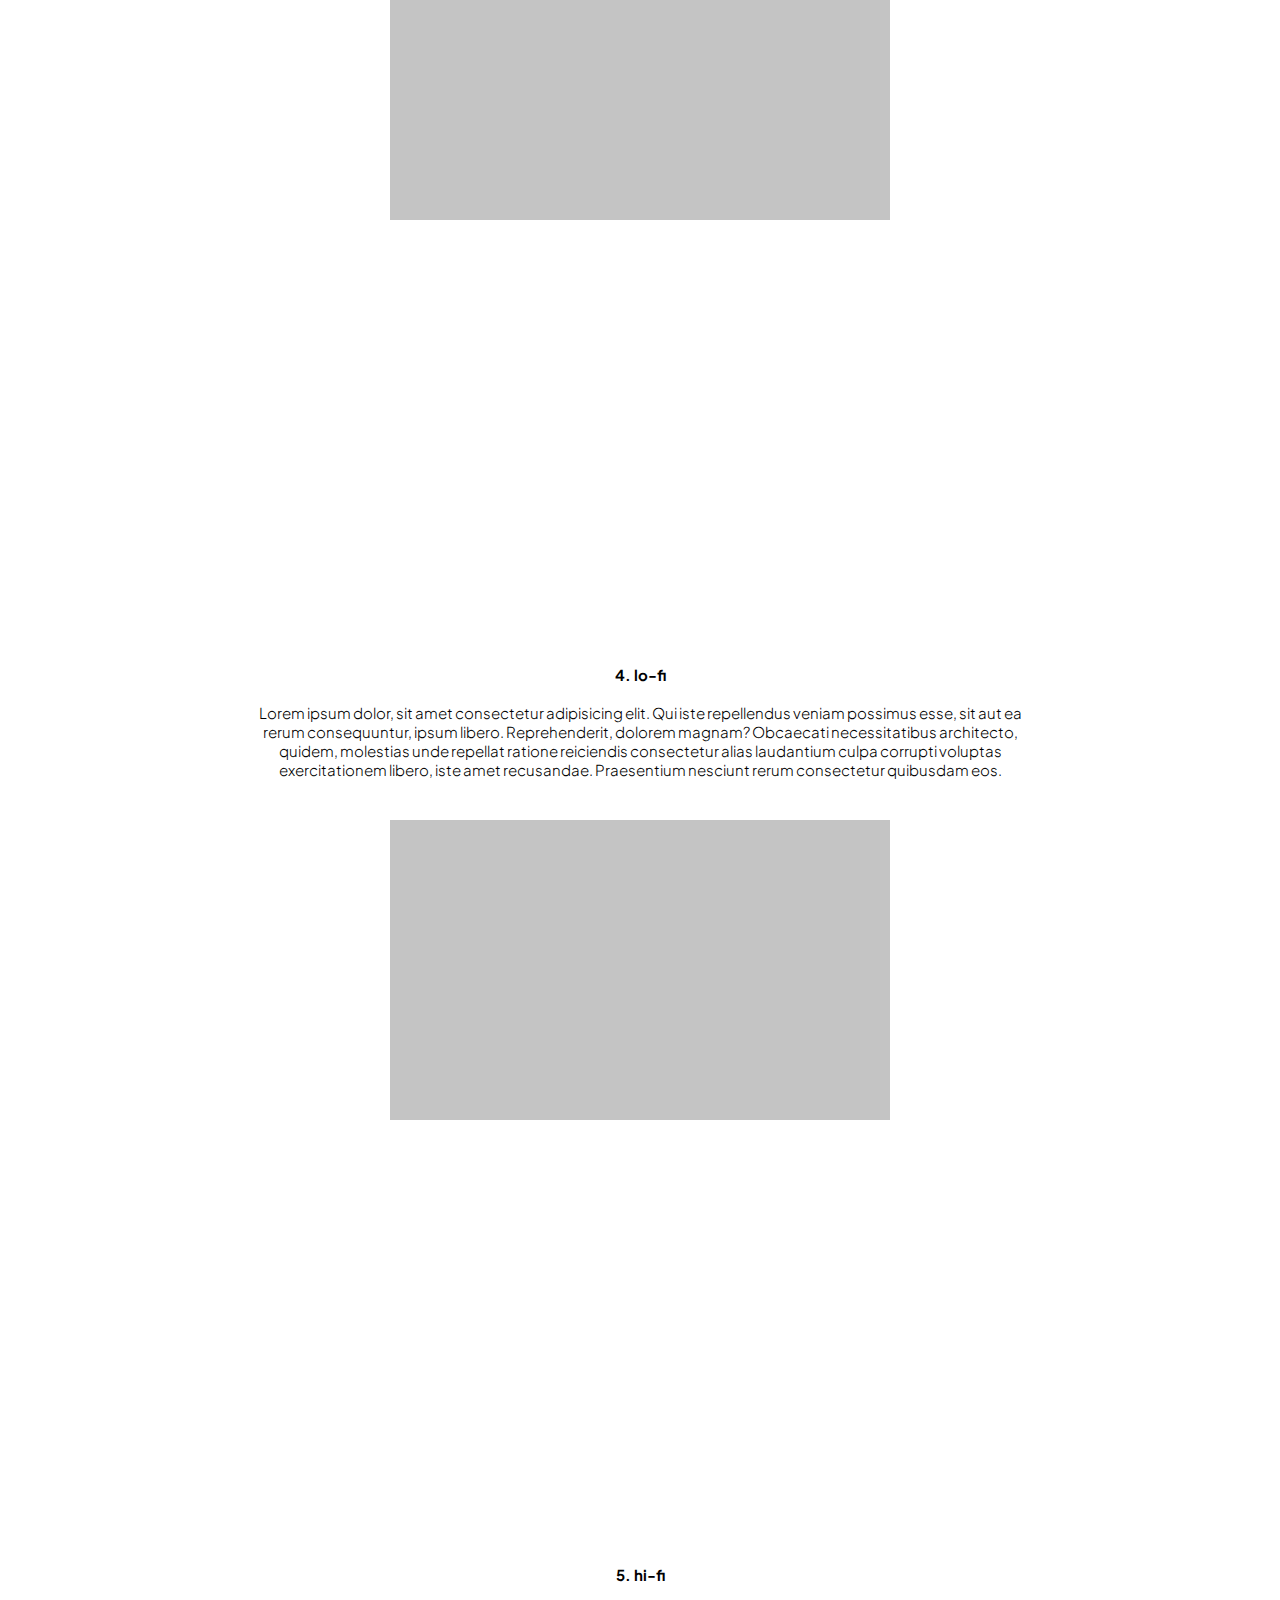
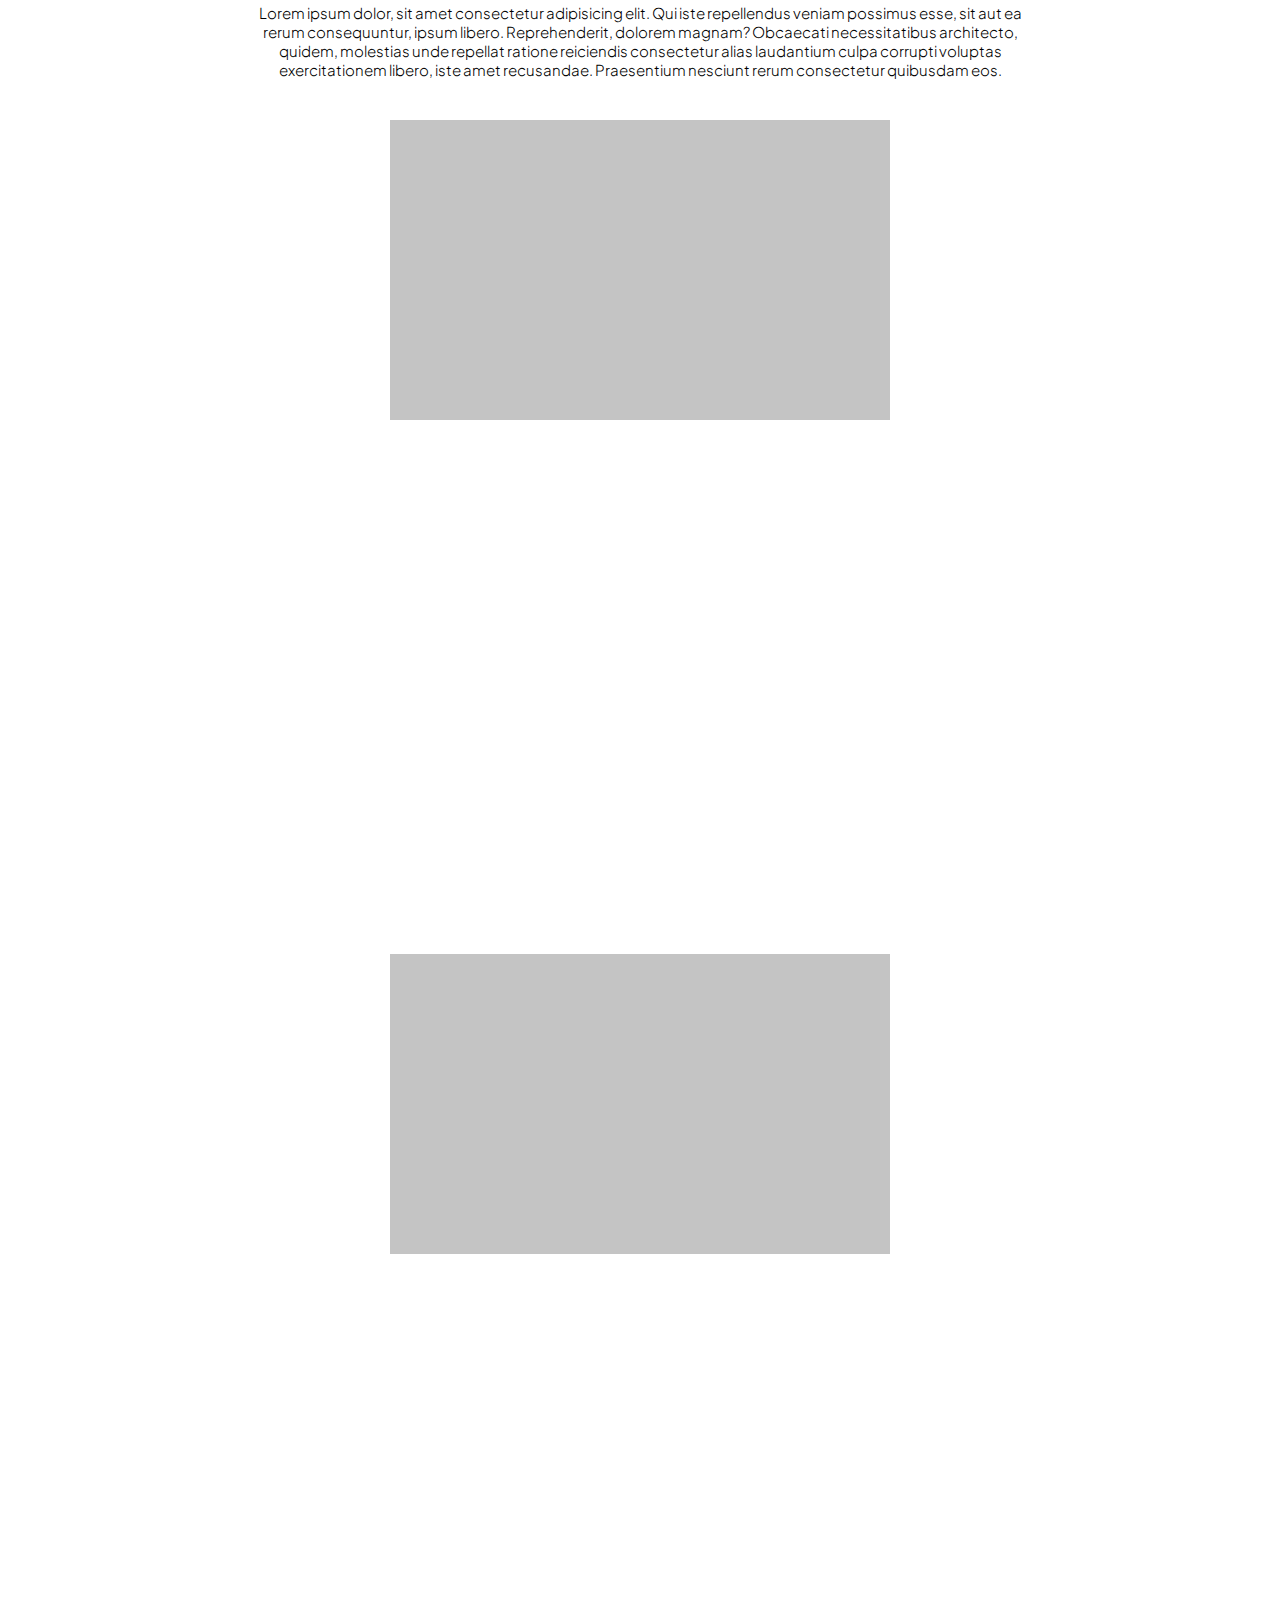
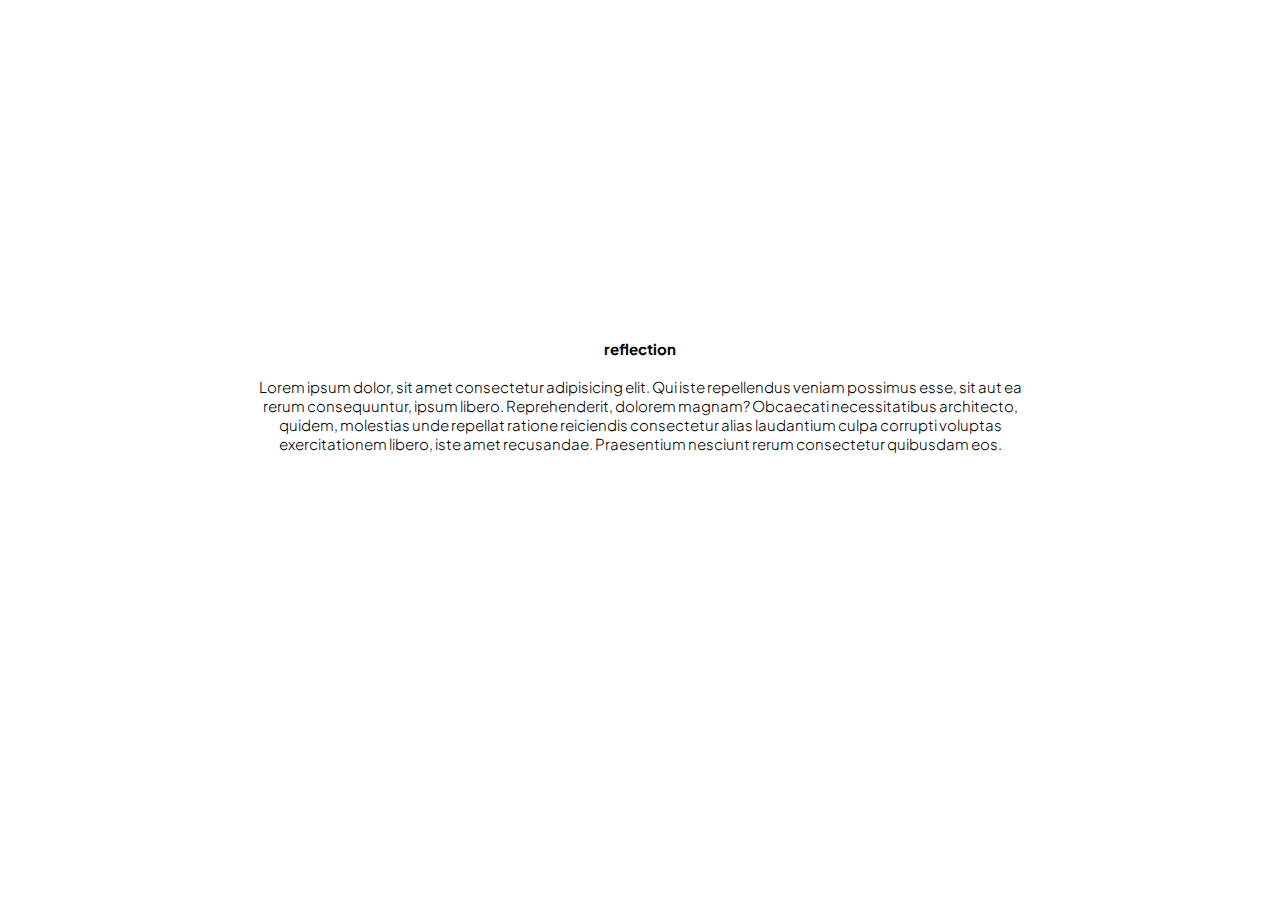
<file: pp3.html>
<!DOCTYPE html>
<html lang="en">
<head>
    <meta charset="UTF-8">
    <meta http-equiv="X-UA-Compatible" content="IE=edge">
    <meta name="viewport" content="width=device-width, initial-scale=1.0">
    <title>passion projects</title>

    <!--links-->
    <link rel="stylesheet" href="style.css">
    <script src="main.js"></script>

    <!--unicons-->
    <link rel="stylesheet" href="https://unicons.iconscout.com/release/v4.0.0/css/line.css"> 

</head>
<body>
  <header class="header" id="header">
      <nav class="nav__container">

        <div class="logo_burger">
          <a href="index.html" class="nav__logo">
            <svg width="134" height="29" viewBox="0 0 134 29" fill="none" xmlns="http://www.w3.org/2000/svg">
              <path d="M18.3679 8.36364L11.2472 28H7.15625L0.0227273 8.36364H4.12642L9.09943 23.4744H9.30398L14.2642 8.36364H18.3679ZM21.9602 28V8.36364H25.7827V28H21.9602ZM23.8906 5.33381C23.2259 5.33381 22.6548 5.11221 22.1776 4.66903C21.7088 4.21733 21.4744 3.6804 21.4744 3.05824C21.4744 2.42756 21.7088 1.89062 22.1776 1.44744C22.6548 0.995738 23.2259 0.769886 23.8906 0.769886C24.5554 0.769886 25.1222 0.995738 25.5909 1.44744C26.0682 1.89062 26.3068 2.42756 26.3068 3.05824C26.3068 3.6804 26.0682 4.21733 25.5909 4.66903C25.1222 5.11221 24.5554 5.33381 23.8906 5.33381ZM34.7475 16.3409V28H30.9251V8.36364H34.5941V11.5597H34.837C35.2887 10.5199 35.9961 9.68466 36.9592 9.05398C37.9308 8.4233 39.1538 8.10795 40.6282 8.10795C41.9663 8.10795 43.1381 8.3892 44.1438 8.9517C45.1495 9.50568 45.9293 10.3324 46.4833 11.4318C47.0373 12.5312 47.3143 13.8906 47.3143 15.5099V28H43.4918V15.9702C43.4918 14.5469 43.1211 13.4347 42.3796 12.6335C41.6381 11.8239 40.6197 11.419 39.3242 11.419C38.4379 11.419 37.6495 11.6108 36.9592 11.9943C36.2773 12.3778 35.7362 12.9403 35.3356 13.6818C34.9435 14.4148 34.7475 15.3011 34.7475 16.3409ZM58.1552 28.4347C56.9109 28.4347 55.7859 28.2045 54.7802 27.7443C53.7745 27.2756 52.9776 26.598 52.3896 25.7116C51.81 24.8253 51.5202 23.7386 51.5202 22.4517C51.5202 21.3437 51.7333 20.4318 52.1594 19.7159C52.5856 19 53.1609 18.4332 53.8853 18.0156C54.6097 17.598 55.4194 17.2827 56.3143 17.0696C57.2092 16.8565 58.1211 16.6946 59.0501 16.5838C60.2262 16.4474 61.1808 16.3366 61.9137 16.2514C62.6467 16.1577 63.1793 16.0085 63.5117 15.804C63.8441 15.5994 64.0103 15.267 64.0103 14.8068V14.7173C64.0103 13.6009 63.695 12.7358 63.0643 12.1222C62.4421 11.5085 61.5131 11.2017 60.2773 11.2017C58.9904 11.2017 57.9762 11.4872 57.2347 12.0582C56.5018 12.6207 55.9947 13.2472 55.7134 13.9375L52.1211 13.1193C52.5472 11.9261 53.1694 10.9631 53.9876 10.2301C54.8143 9.48864 55.7646 8.9517 56.8384 8.61932C57.9123 8.27841 59.0415 8.10795 60.2262 8.10795C61.0103 8.10795 61.8413 8.2017 62.7191 8.3892C63.6055 8.56818 64.4322 8.90057 65.1992 9.38636C65.9748 9.87216 66.6097 10.5668 67.104 11.4702C67.5984 12.3651 67.8455 13.5284 67.8455 14.9602V28H64.1126V25.3153H63.9592C63.712 25.8097 63.3413 26.2955 62.8469 26.7727C62.3526 27.25 61.7177 27.6463 60.9421 27.9616C60.1665 28.277 59.2376 28.4347 58.1552 28.4347ZM58.9862 25.3665C60.043 25.3665 60.9464 25.1577 61.6964 24.7401C62.4549 24.3224 63.0302 23.777 63.4222 23.1037C63.8228 22.4219 64.0231 21.6932 64.0231 20.9176V18.3864C63.8867 18.5227 63.6225 18.6506 63.2305 18.7699C62.8469 18.8807 62.408 18.9787 61.9137 19.0639C61.4194 19.1406 60.9379 19.2131 60.4691 19.2812C60.0004 19.3409 59.6083 19.392 59.293 19.4347C58.5515 19.5284 57.8739 19.6861 57.2603 19.9077C56.6552 20.1293 56.1694 20.4489 55.8029 20.8665C55.445 21.2756 55.266 21.821 55.266 22.5028C55.266 23.4489 55.6154 24.1648 56.3143 24.6506C57.0131 25.1278 57.9038 25.3665 58.9862 25.3665Z" fill="black"/>
              <path d="M96 17H132" stroke="black" stroke-width="3" stroke-linecap="round" stroke-linejoin="round"/>
              </svg>              
          </a>

          <body id="body" class="light-mode">
            <button type="button" name="dark_light" onclick="toggleDarkLight()" title="Toggle dark/light mode">🌛</button>
          </body>

    <nav role="navigation">
        <div id="menuToggle">
          <input type="checkbox" />
          <span></span>
          <span></span>
          <span></span>
          <ul id="menu">
            <a href="cc.html"><li>client projects</li></a>
            <a href="pp.html"><li>passion projects</li></a>
            <a href="art.html"><li>artsy stuff</li></a>
            <a href="about_me.html" class="me"><li>about me</li></a>
          </ul>
        </div>
      </nav>
        </div>
      </nav>

          <h2>
            passion project 3
          </h2>

        </header>  


        <div class="pp1__content">
        <div class="page">
          <span>
          <img src="Rectangle 5.png">
          <h4>over view </h4>
          <p> Lorem ipsum dolor sit amet consectetur, adipisicing elit. Atque autem laboriosam perspiciatis sed accusamus delectus praesentium velit impedit tenetur quia nesciunt corrupti iste vel debitis veniam nemo totam, dignissimos dicta nostrum saepe. Sunt totam officia, ducimus a est debitis repellat?s</p>
          </span>
        </div>
        <div class="page">
          <span>
          <h3>design process</h3>
          <h4>1. user personas</h4>
          <p>Lorem ipsum dolor, sit amet consectetur adipisicing elit. Qui iste repellendus veniam possimus esse, sit aut ea rerum consequuntur, ipsum libero. Reprehenderit, dolorem magnam? Obcaecati necessitatibus architecto, quidem, molestias unde repellat ratione reiciendis consectetur alias laudantium culpa corrupti voluptas exercitationem libero, iste amet recusandae. Praesentium nesciunt rerum consectetur quibusdam eos.</p>
          <img src="Rectangle 5.png">
          <span>
        </div>
        <div class="page">
          <span>
          <h4>2. define problem</h4>
          <p>Lorem ipsum dolor, sit amet consectetur adipisicing elit. Qui iste repellendus veniam possimus esse, sit aut ea rerum consequuntur, ipsum libero. Reprehenderit, dolorem magnam? Obcaecati necessitatibus architecto, quidem, molestias unde repellat ratione reiciendis consectetur alias laudantium culpa corrupti voluptas exercitationem libero, iste amet recusandae. Praesentium nesciunt rerum consectetur quibusdam eos.</p>
          <img src="Rectangle 5.png">
          <span>
        </div>
        <div class="page">
          <span>
          <h4>3. user flow</h4>
          <p>Lorem ipsum dolor, sit amet consectetur adipisicing elit. Qui iste repellendus veniam possimus esse, sit aut ea rerum consequuntur, ipsum libero. Reprehenderit, dolorem magnam? Obcaecati necessitatibus architecto, quidem, molestias unde repellat ratione reiciendis consectetur alias laudantium culpa corrupti voluptas exercitationem libero, iste amet recusandae. Praesentium nesciunt rerum consectetur quibusdam eos.</p>
          <img src="Rectangle 5.png">
          <span>
        </div>
        <div class="page">
          <span>
          <h4>4. lo-fi</h4>
          <p>Lorem ipsum dolor, sit amet consectetur adipisicing elit. Qui iste repellendus veniam possimus esse, sit aut ea rerum consequuntur, ipsum libero. Reprehenderit, dolorem magnam? Obcaecati necessitatibus architecto, quidem, molestias unde repellat ratione reiciendis consectetur alias laudantium culpa corrupti voluptas exercitationem libero, iste amet recusandae. Praesentium nesciunt rerum consectetur quibusdam eos.</p>
          <img src="Rectangle 5.png">
          <span>
        </div>
        <div class="page">
          <span>
          <h4>5. hi-fi</h4>
          <p>Lorem ipsum dolor, sit amet consectetur adipisicing elit. Qui iste repellendus veniam possimus esse, sit aut ea rerum consequuntur, ipsum libero. Reprehenderit, dolorem magnam? Obcaecati necessitatibus architecto, quidem, molestias unde repellat ratione reiciendis consectetur alias laudantium culpa corrupti voluptas exercitationem libero, iste amet recusandae. Praesentium nesciunt rerum consectetur quibusdam eos.</p>
          <img src="Rectangle 5.png">
          <span>
        </div>
        <div class="page">
          <span>
          <img src="Rectangle 5.png">
          <span>
        </div>
        <div class="page">
          <span>
          <h4>reflection</h4>
          <p>Lorem ipsum dolor, sit amet consectetur adipisicing elit. Qui iste repellendus veniam possimus esse, sit aut ea rerum consequuntur, ipsum libero. Reprehenderit, dolorem magnam? Obcaecati necessitatibus architecto, quidem, molestias unde repellat ratione reiciendis consectetur alias laudantium culpa corrupti voluptas exercitationem libero, iste amet recusandae. Praesentium nesciunt rerum consectetur quibusdam eos.</p>
          <span>
        </div>
        </div>
</file>
<file: style.css>
@import url('https://fonts.googleapis.com/css2?family=Plus+Jakarta+Sans:ital,wght@0,400;0,600;1,300;1,400;1,500&display=swap');

:root{
--header-height: 3rem;

/* color */
--main-color: #489FB5;
--main-color-lighter: #82C0CC;
--title-color: #125665 ;
--text-color: #16697A ;
--accent-color: #FFA62B ;
--accent-color-2: #D396E4 ;
--background-color: #EDE7E3 ;

/* font */
--body-font: 'Plus Jakarta Sans', sans-serif;

--big-font-size: 2rem;
--h1-font-size: 1.5rem;
--h2-font-size: 1.25rem;
--h3-font-size: 1.125rem;
--normal-font-size: 0.938rem;
--small-font-size: 0.813rem;
--smaller-font-size: 0.75rem;

--regular-font-weight: 400;


/* bottom margins */
--mb-0-25: 0.25rem;
--mb-0-5: 0.5rem;
--mb-0-75: 0.75rem;
--mb-1: 1rem;
--mb-1-5: 1.5rem;
--mb-2: 2rem;
--mb-2-5: 2.5rem;
--mb-3: 3rem;
}

body{
  scroll-snap-type: y mandatory;
}

/* base */

ul{
    list-style: none;
}

li {
    list-style-type: none;
}

a{
    text-decoration: none;
}


*{
  box-sizing: border-box;
  padding:0;
  margin:0;
}


.logo_burger {
  display: flex;
  justify-content: space-between;
  margin-left: 4em;
  margin-right: 4em;
}

body{
  overflow-x: hidden;
  margin: 0 0 var(--header-height) 0;
  font-family: var(--body-font);
  font-weight: 300;
  font-size: var(--normal-font-size);
  background-color: white;
  color: black;
  transition: background-color 1s ease;
}

.logo_burger svg{
  margin-top: 4em;
  margin-left: 0.8em;
}

h2{
  margin-top: 5em;
  font-size: larger;
  font-weight: 600;
  text-align: center;
  letter-spacing: 0.05em;
}

/* night mode */

body.light-mode {
  color: rgb(0, 0, 0);
}
body.light-mode a {
  color: rgb(0, 0, 0);
}
body.light-mode .o{
  color: #de702c;
}
body.light-mode button {
  background-color: #111;
  color: rgb(255, 255, 255);
  position: fixed;
  bottom: 2em;
  right: 2em;
  z-index: 2;
}

body.dark-mode #menuToggle span{
  background: white;
}

body.dark-mode .nav__logo path{
  fill: white;
  stroke: white;
}

body.dark-mode {
  background-color: rgb(30, 30, 30);
  color: #eee;
}
body.dark-mode a{
  color: white ;
}
body.dark-mode .o{
  color: #de702c ;
}
body.dark-mode button {
  background-color: #eee;
  color: rgb(0, 0, 0);
  position: fixed;
  bottom: 2em;
  right: 2em;
  z-index: 2;
}



/* bio */
.bio p{
  margin-top: 2em;
  text-align: center;
  color: rgb(170, 170, 170);
  line-height: 2.5em;
}

.bio .n{
  color: rgb(152, 109, 89);
}

.bio .n:hover{
  font-style: italic;
}

.bio .m{
  color: rgb(48, 175, 149);
}

.bio .m:hover{
  text-decoration: underline;
}

.o{
  position: relative;
  color: rgb(176, 72, 199);
  transform: translate(-50%,-50%);
}

.o[pop-up]::after{
  content: attr(pop-up);
  position: absolute;
  background: rgb(132, 255, 0);
  padding-left: 3px;
  padding-right: 3px;
  top: -200%;
  left: 110%;
  border-radius: 5px;
  font-size: 30px;
  transform: scale(0); 
  transition: transform 0.4s ease,
              rotate 0.4s ease;
}

.o[pop-up]:hover::after{
  transform: scale(1) rotate(360deg);
}



/* header */

.content {
  margin-top: 5em;
  position: relative;
  display: flex;
  justify-content: center;
  overflow: hidden;
  height: 40px;
  padding: 0 40px;
}

.content__container__text {
  display: inline;
  float: left;
  margin-top: 8.8px;
  font-weight: 600;
  font-size: larger;
  letter-spacing: 0.05em;
}

.content__container__text a{
  color: #de822c;
}
.content__container__text a:hover{
  text-decoration: underline;
}


.content__container__list {
  margin-top: 0;
  padding-left: 185px;
  text-align: left;
  list-style: none;
  font-weight: 600;
  font-size: larger;
  font-style: italic;
  letter-spacing: 0.05em;
  -webkit-animation-name: change;
  -webkit-animation-duration: 10s;
  -webkit-animation-iteration-count: infinite;
  animation-name: change;
  animation-duration: 10s;
  animation-iteration-count: infinite;
}
.content__container__list__item {
  line-height: 40.5px;
  margin: 0;
}

.content__container__list #a {
  color: fuchsia;
}

.content__container__list #b {
  color: red;
}

.content__container__list #c {
  color: goldenrod;
}

.content__container__list #d {
  color: blueviolet;
}


@-webkit-keyframes opacity {
  0%, 100% {
    opacity: 0;
 }
  50% {
    opacity: 1;
 }
}
@-webkit-keyframes change {
  0%, 12.66%, 100% {
    transform: translate3d(0, 0, 0);
 }
  16.66%, 29.32% {
    transform: translate3d(0, -25%, 0);
 }
  33.32%, 45.98% {
    transform: translate3d(0, -50%, 0);
 }
  49.98%, 62.64% {
    transform: translate3d(0, -75%, 0);
 }
  66.64%, 79.3% {
    transform: translate3d(0, -50%, 0);
 }
  83.3%, 95.96% {
    transform: translate3d(0, -25%, 0);
 }
}
@-o-keyframes opacity {
  0%, 100% {
    opacity: 0;
 }
  50% {
    opacity: 1;
 }
}
@-o-keyframes change {
  0%, 12.66%, 100% {
    transform: translate3d(0, 0, 0);
 }
  16.66%, 29.32% {
    transform: translate3d(0, -25%, 0);
 }
  33.32%, 45.98% {
    transform: translate3d(0, -50%, 0);
 }
  49.98%, 62.64% {
    transform: translate3d(0, -75%, 0);
 }
  66.64%, 79.3% {
    transform: translate3d(0, -50%, 0);
 }
  83.3%, 95.96% {
    transform: translate3d(0, -25%, 0);
 }
}
@-moz-keyframes opacity {
  0%, 100% {
    opacity: 0;
 }
  50% {
    opacity: 1;
 }
}
@-moz-keyframes change {
  0%, 12.66%, 100% {
    transform: translate3d(0, 0, 0);
 }
  16.66%, 29.32% {
    transform: translate3d(0, -25%, 0);
 }
  33.32%, 45.98% {
    transform: translate3d(0, -50%, 0);
 }
  49.98%, 62.64% {
    transform: translate3d(0, -75%, 0);
 }
  66.64%, 79.3% {
    transform: translate3d(0, -50%, 0);
 }
  83.3%, 95.96% {
    transform: translate3d(0, -25%, 0);
 }
}
@keyframes opacity {
  0%, 100% {
    opacity: 0;
 }
  50% {
    opacity: 1;
 }
}
@keyframes change {
  0%, 12.66%, 100% {
    transform: translate3d(0, 0, 0);
 }
  16.66%, 29.32% {
    transform: translate3d(0, -25%, 0);
 }
  33.32%, 45.98% {
    transform: translate3d(0, -50%, 0);
 }
  49.98%, 62.64% {
    transform: translate3d(0, -75%, 0);
 }
  66.64%, 79.3% {
    transform: translate3d(0, -50%, 0);
 }
  83.3%, 95.96% {
    transform: translate3d(0, -25%, 0);
 }
}


/* HAMBURGER */

#menuToggle{
    display: block;
    position: fixed;
    margin-top: 3rem;
    float: left;
    margin-left: -2em;
    z-index: 1;
    -webkit-user-select: none;
    user-select: none;
  }
  
  #menuToggle a{
    text-decoration: none;
    color: #232323;
    transition: color 0.3s ease;
  }
  
  #menuToggle input{
    display: block;
    width: 50px;
    height: 32px;
    position: absolute;
    top: -7px;
    left: -5px;
    cursor: pointer;
    opacity: 0; /* hide this */
    z-index: 2; /* and place it over the hamburger */
    -webkit-touch-callout: none;
  }
  
  /* hamburger */
  #menuToggle span{
    display: block;
    width: 44px;
    height: 3px;
    margin-bottom: 10px;
    position: relative;
    background: black;
    border-radius: 3px;
    z-index: 1;
    transform-origin: 4px 0px;
    transition: transform 0.5s cubic-bezier(0.77,0.2,0.05,1.0),
                background 0.5s cubic-bezier(0.77,0.2,0.05,1.0),
                opacity 0.55s ease;
  }

  
  #menuToggle span:first-child{
    transform-origin: 0% 0%;
  }
  
  #menuToggle span:nth-last-child(2){
    transform-origin: 0% 100%;
  }
  
  /* transform all the slices of hamburger into a crossmark.*/
  #menuToggle input:checked ~ span{
    opacity: 1;
    transform: rotate(45deg) translate(-2px, -1px);
    background: #232323;
  }
  
  /* hide the middle one */
  #menuToggle input:checked ~ span:nth-last-child(3){
    opacity: 0;
    transform: rotate(0deg) scale(0.2, 0.2);
  }
  
  /* last one go the other direction */
  #menuToggle input:checked ~ span:nth-last-child(2){
    transform: rotate(-45deg) translate(0, -1px);
  }
  
  /* Make this absolute positioned at the top left of the screen */
  #menu{
    position: absolute;
    width: 420px;
    height: 102vh;
    margin: -100px 0 0 -300px;
    padding: 80px;
    padding-top: 125px;
    
    background: #ededed;
    list-style-type: none;
    -webkit-font-smoothing: antialiased;
  
    /* to stop flickering of text in safari */
    transform-origin: 0% 0%;
    transform: translate(200%, 0);
    transition: transform 0.5s cubic-bezier(0.77,0.2,0.05,1.0);

    animation: pulse 5s infinite;
  }

  @keyframes pulse {
    0% {
      background-color: #b1c6da;
    }
    30% {
      background-color: #f693f1;
    }
    80% {
      background-color: #f6e193;
    }
    100% {
      background-color: #b1c6da;
    }
  }
  
  #menu li{
    font-size: larger;
    font-weight: 600;
    text-align: left;
    letter-spacing: 0.05em;
    padding: 40px 0;
  }

  #menu li:hover{
    font-style: italic;
  }
  
  /* And let's slide it in from the left */
  #menuToggle input:checked ~ ul{
    transform: none;
  }
  
#menu a.me{
  position: fixed;
  bottom:3em;
}

/* HOME */

.nav__menu{
    margin-top: 3em;
    display: flex;
    flex-wrap: wrap;
    justify-content: space-around;
    flex-direction: row;
    font-family: var(--body-font);
    font-weight: 400;
    font-style: normal;
  }

.nav__menu a {
    color: black; 
    display: block; 
    text-decoration: none;
    text-align: center;
    padding: 3em 3em;
}

.nav__menu .text {
  text-align: center;
  margin-top: 4em;
}

.nav__menu #block1 a:hover {
    background: var(--accent-color-2); 
    text-decoration: none;
    display: block; 
    padding: 3em 3em;
}
.nav__menu #block2 a:hover {
    background: var(--accent-color); 
    text-decoration: none;
    display: block; 
    padding: 3em 3em;
}
.nav__menu #block3 a:hover {
    background: var(--main-color-lighter); 
    text-decoration: none;
    display: block; 
    padding: 3em 3em;
}

.nav__menu img {
    max-width: 300px;
}

/* ART */

.art__content{
  scroll-snap-type: y mandatory;
  overflow-y: scroll;
}

.art__content img{
  max-width: 400px;
  max-height: 400px;
  align-items: center;
}


 /* panel styles */
 .panel {
  scroll-snap-align: start;
  display: flex;
  flex-direction: row;
  flex-grow: 1;
  flex-wrap: wrap;
  justify-content: center;
  text-align: center;
	height: 100vh;
  justify-content: space-evenly;
  margin-top: -6.5em;
  align-items: center;
	/* outline: 10px solid red; */
	/* turn above on to see the edge of panels */
  overflow-y:auto;
}

/* colours */
/*.color-violet*/
[data-paint="violet"] {
	background-color: #e6d9f4;
}
/*.color-indigo*/
[data-paint="indigo"] {
	background-color: #d7d3fa;
}
/*.color-blue*/
[data-paint="blue"] {
	background-color: #d3e9ff;
}
/*.color-green*/
[data-paint="green"] {
	background-color: #e3ffe1;
}
/*.color-yellow*/
[data-paint="yellow"] {
	background-color: #fffcdb;
}
/*.color-orange*/
[data-paint="orange"] {
	background-color: #ffecd9;
}
/*.color-red*/
[data-paint="red"] {
	background-color: #ffd7da;
}
/*.color-hotpink*/
[data-paint="hotpink"] {
	background-color: rgb(255, 216, 236);
}


/* cc */

.cc__content{
  margin-top: 3em;
  display: flex;
  flex-wrap: wrap;
  justify-content: space-evenly;
  flex-direction: row;
  font-family: var(--body-font);
  font-weight: 400;
  font-style: normal;
}

.cc__content img {
  max-width: 300px;
  max-height: 350px;
}

.cc__content a {
  color: black; 
  display: block; 
  text-decoration: none;
  text-align: center;
  padding: 3em 3em;
}

.cc__content #ccblock a:hover {
background: var(--background-color); 
text-decoration: none;
display: block; 
padding: 3em 3em;
}

/* PASSION PROJECTS */

.pp__content{
  display: flex;
  flex-wrap: wrap;
  justify-content: space-around;
  flex-direction: row;
  font-family: var(--body-font);
  font-weight: 400;
  font-style: normal;
  margin-top: 5em;
}

.pp__content img {
  max-width: 300px;
}

.pp__content a {
  color: black; 
  display: block; 
  text-decoration: none;
  text-align: center;
  padding: 3em 3em;
}

.pp__content #ppblock a:hover {
background: var(--background-color); 
text-decoration: none;
display: block; 
padding: 3em 3em;
}

/* pp1 */

.pp1__content {
  scroll-snap-align: start;
  margin-top: -10em;
}

.pp1__content span{
  white-space: pre-line;
text-align: center;
width: 1000px;
margin-left:auto;
margin-right:auto;
}

.pp1__content h3 {
  position: relative;
  margin-bottom: 1.5em;
  
  }

.pp1__content h4 {
  text-align: center;
  }

.pp1__content img{
  margin-left: auto;
  margin-right: auto;
  padding: 1.5em;

}

.pp1__content p{
  text-align: center;
  width: 800px;
margin-left:auto;
margin-right:auto;
}

.page{
  display: flex;
  flex-direction: row;
  flex-grow: 1;
  flex-wrap: wrap;
  justify-content: center;
  text-align: center;
	height: 100vh;
  align-items: center;
  overflow-y:auto;
  align-items: center;
}




@media (max-width: 1420px) {
  .nav__menu{
    margin-top: 3em;
    display: flex;
    flex-wrap: wrap;
    justify-content: space-evenly;
    flex-direction: row;
    font-family: var(--body-font);
    font-weight: 400;
    font-style: normal;
  }

}

 @media (max-width: 750px) {

 }

 @media (max-width: 485px) {

 
.art__content img{
  max-width: auto;
  padding-left: 2em;
  padding-right: 2em;
}
 }
</file>
